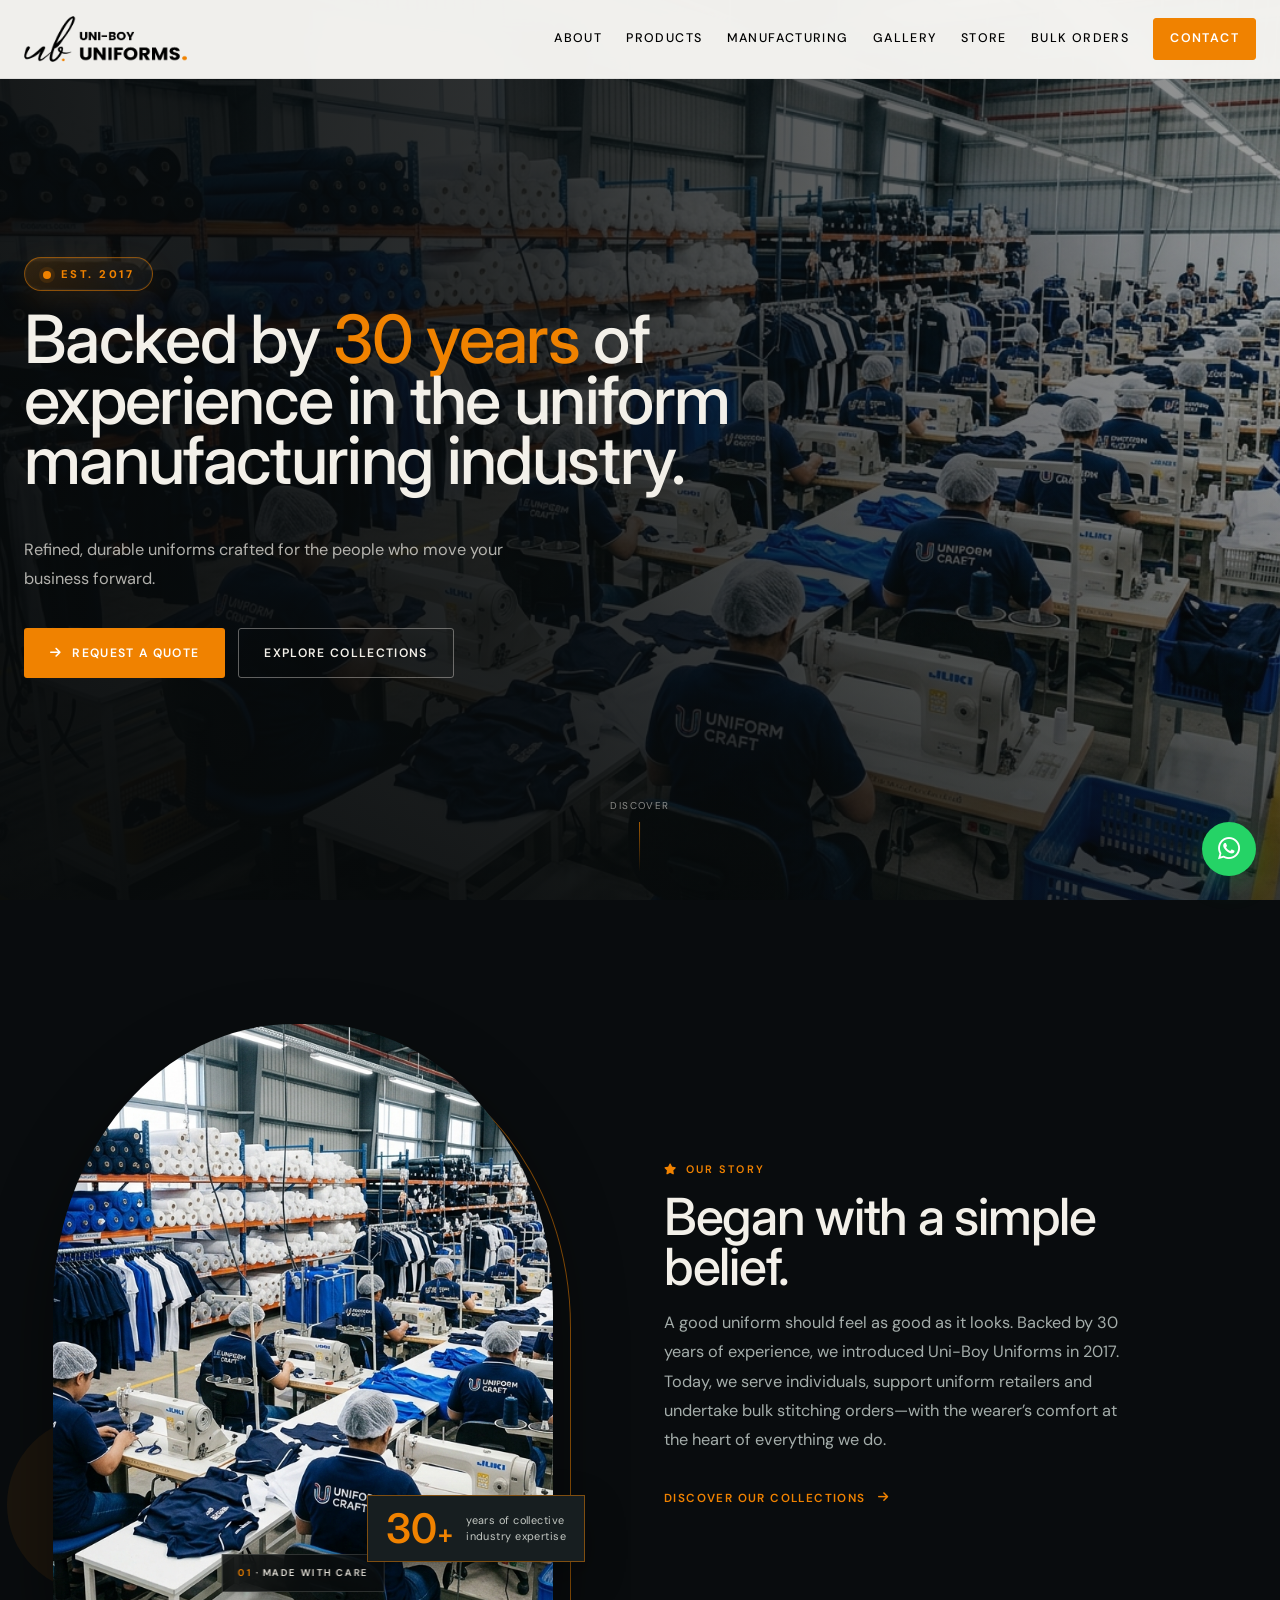
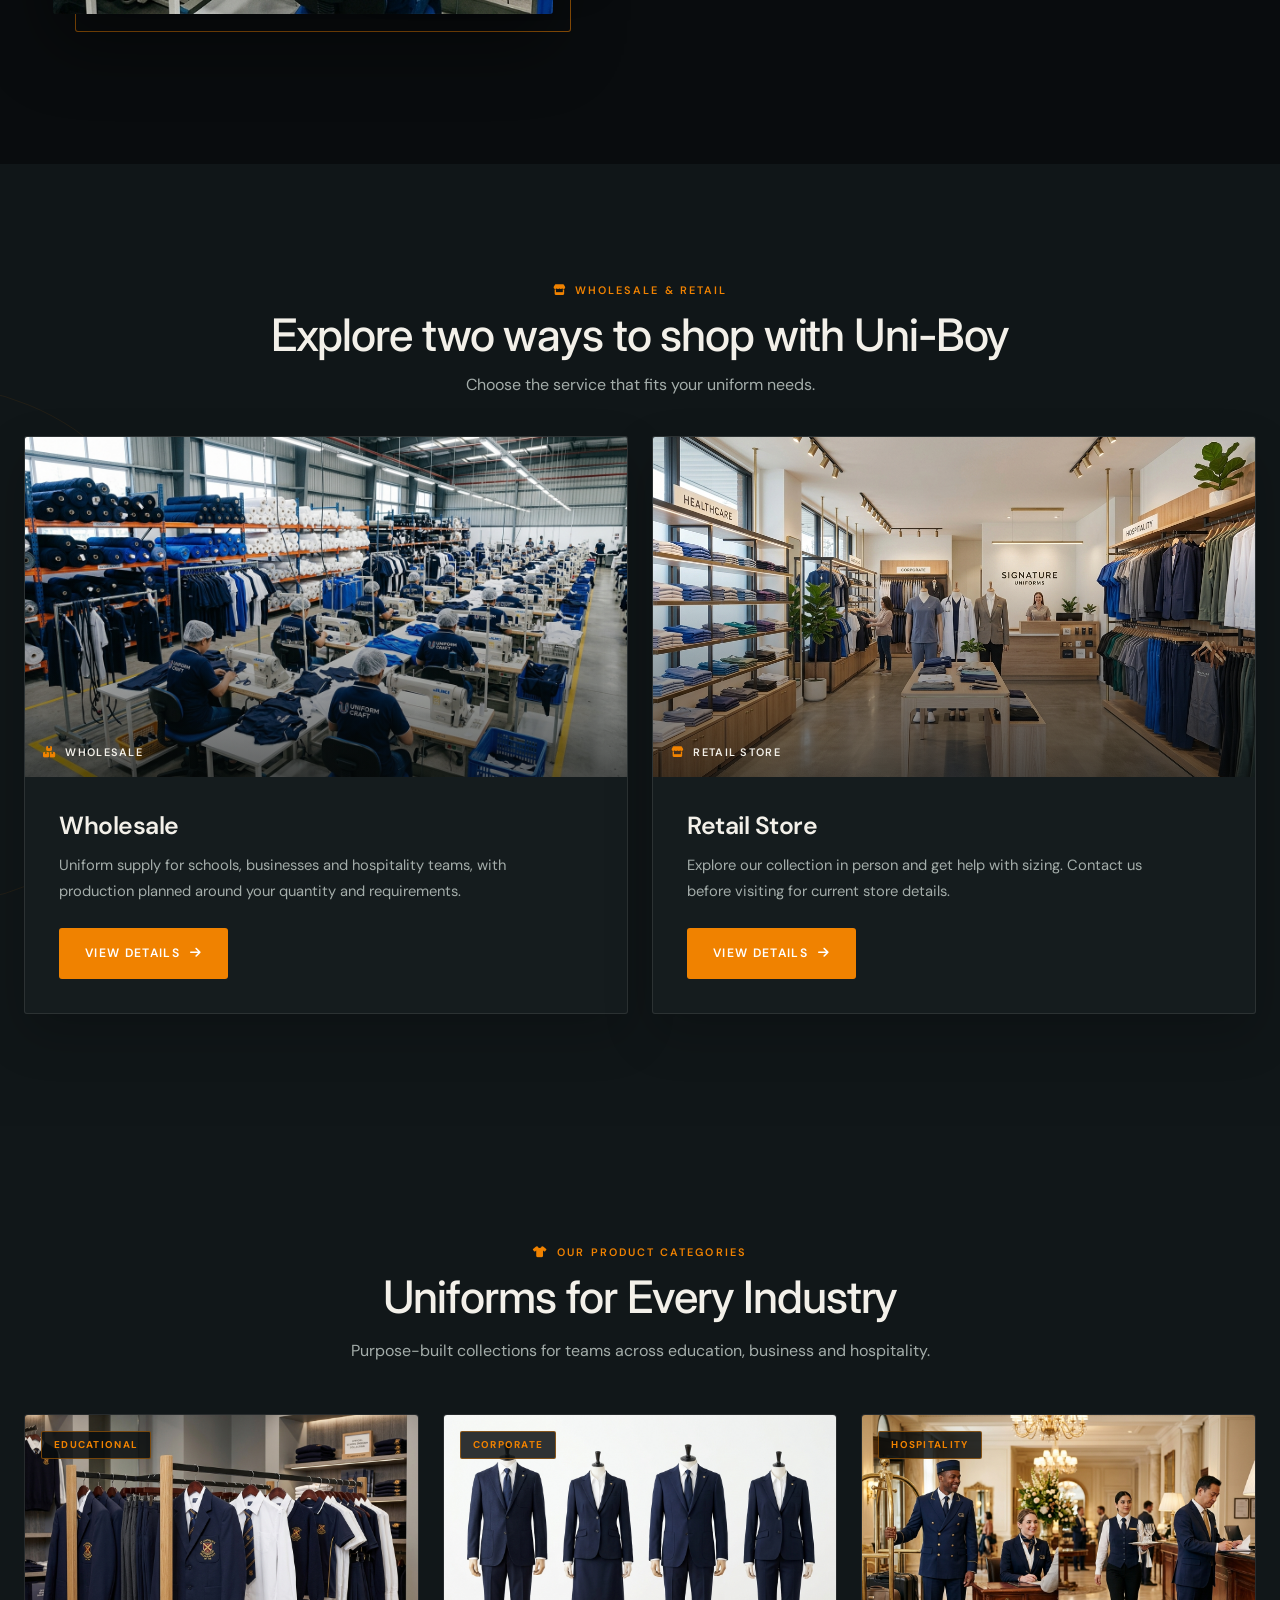
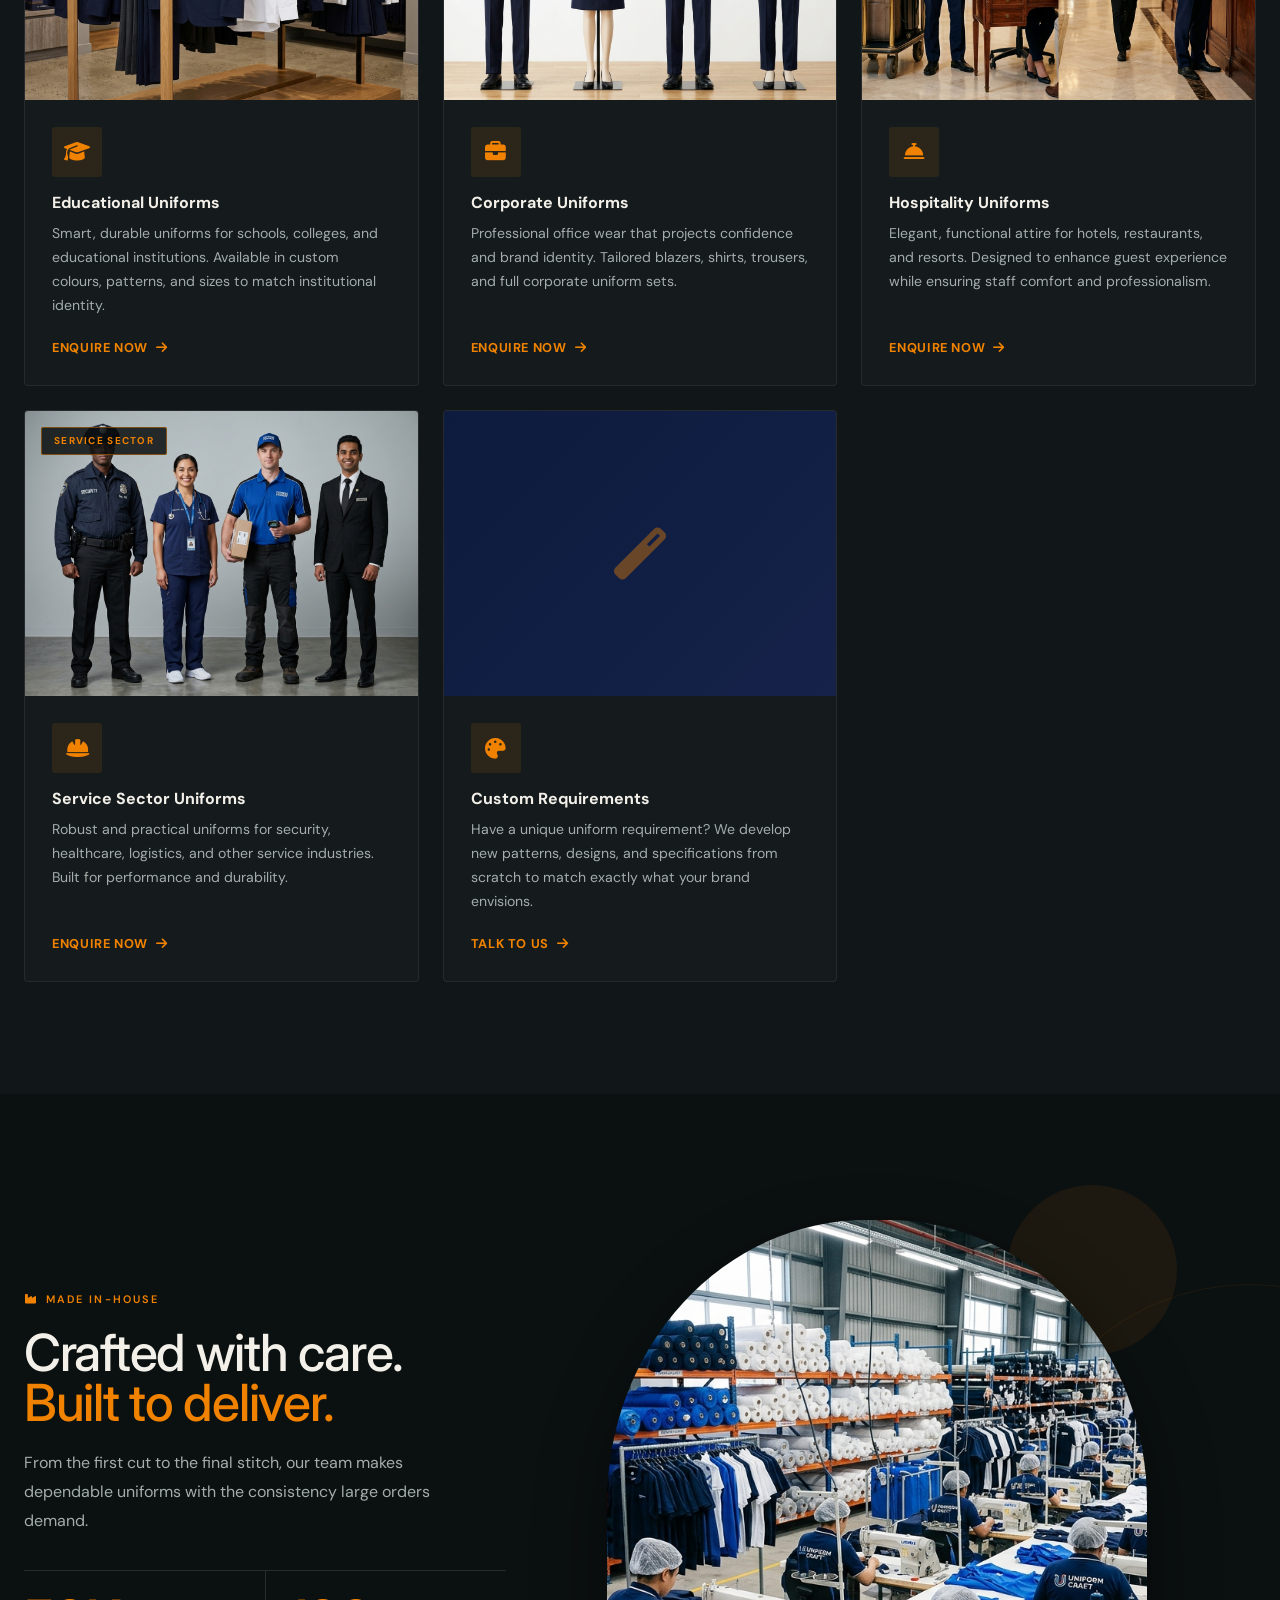
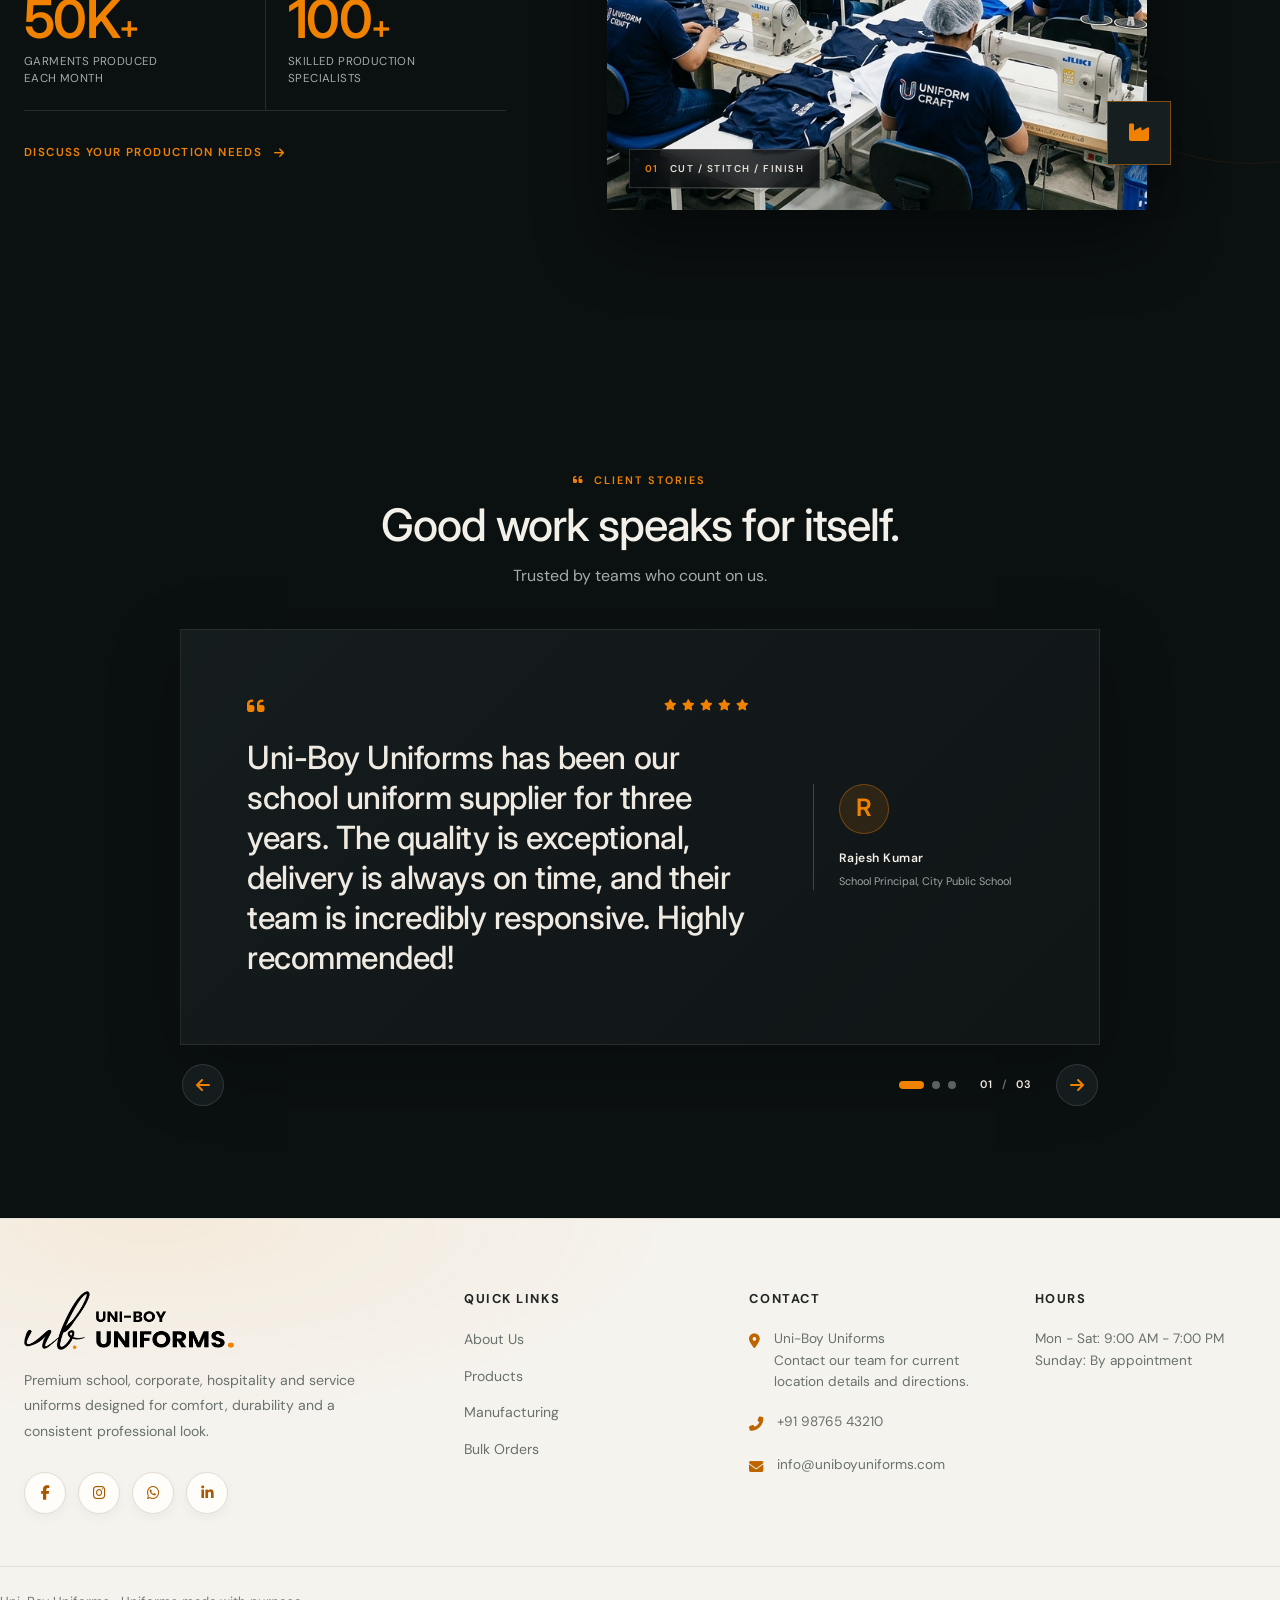
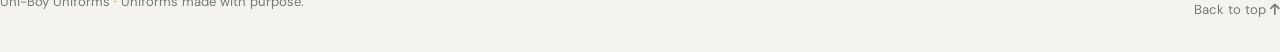
<file: index.html>
﻿<!DOCTYPE html>
<html lang="en">

<head>
    <meta charset="UTF-8" />
    <meta name="viewport" content="width=device-width, initial-scale=1.0" />
    <title>Uni-Boy Uniforms | Premium Uniform Manufacturer Since 2017</title>
    <meta name="description"
        content="Premium uniforms for education, hospitality and business. Thoughtfully designed and made to perform by Uni-Boy Uniforms." />
    <link rel="preconnect" href="https://fonts.googleapis.com" />
    <link rel="preconnect" href="https://fonts.gstatic.com" crossorigin />
    <link
        href="https://fonts.googleapis.com/css2?family=Inter:wght@400;500;600;700;800&family=DM+Sans:wght@400;500;600;700&display=swap"
        rel="stylesheet" />
    <link rel="stylesheet" href="https://cdnjs.cloudflare.com/ajax/libs/font-awesome/6.5.0/css/all.min.css" />
    <link rel="stylesheet" href="https://cdn.jsdelivr.net/npm/bootstrap@5.3.3/dist/css/bootstrap.min.css" />
    <link rel="stylesheet" href="style.css" />
</head>

<body>
    <a href="https://wa.me/919876543210?text=Hello%20Uni-Boy%20Uniforms!" class="whatsapp-float" target="_blank"
        rel="noopener" aria-label="Chat on WhatsApp">
        <i class="fab fa-whatsapp"></i><span class="whatsapp-float-label">Chat with us!</span></a>
    <div class="mobile-nav" id="mobileNav">
        <a href="#hero" class="nav-link" onclick="closeMobileNav()">Home</a>
        <a href="about.html" class="nav-link" onclick="closeMobileNav()">About Us</a>
        <a href="products.html" class="nav-link" onclick="closeMobileNav()">Products</a>
        <a href="manufacturing.html" class="nav-link" onclick="closeMobileNav()">Manufacturing</a>
        <a href="gallery.html" class="nav-link" onclick="closeMobileNav()">Gallery</a>
        <a href="#retail" class="nav-link" onclick="closeMobileNav()">Retail Store</a>
        <a href="bulk-orders.html" class="nav-link" onclick="closeMobileNav()">Bulk Orders</a>
        <a href="contact.html" class="nav-link nav-contact" onclick="closeMobileNav()">Contact</a>
    </div>
    <nav id="navbar" role="navigation" aria-label="Main navigation">
        <div class="nav-container"><a href="#hero" class="nav-logo" aria-label="Uni-Boy Uniforms Home"><img
                    src="logo.png" alt="Uni-Boy Uniforms Logo" /></a>
            <ul class="nav-menu">
                <li><a href="about.html" class="nav-link">About</a></li>
                <li><a href="products.html" class="nav-link">Products</a></li>
                <li><a href="manufacturing.html" class="nav-link">Manufacturing</a></li>
                <li><a href="gallery.html" class="nav-link">Gallery</a></li>
                <li><a href="#retail" class="nav-link">Store</a></li>
                <li><a href="bulk-orders.html" class="nav-link">Bulk Orders</a></li>
                <li><a href="contact.html" class="nav-link nav-contact">Contact</a></li>
            </ul>
            <div class="hamburger" id="hamburger" onclick="toggleMobileNav()" aria-label="Toggle menu" role="button"
                tabindex="0"><span></span><span></span><span></span></div>
        </div>
    </nav>
    <section id="hero" aria-label="Hero section">
        <div class="hero-video-bg">
            <div class="hero-fallback-bg"></div>
        </div>
        <div class="hero-overlay"></div>
        <div class="hero-content">
            <div class="hero-copy">
                <div class="hero-kicker">Est. 2017</div>
                <h1 class="hero-title">
                    Backed by <span class="accent">30 years</span> of experience in the uniform manufacturing industry.
                </h1>
            </div>
            <p class="hero-desc">Refined, durable uniforms crafted for the people who move your business forward.</p>
            <div class="hero-actions">
                <a href="bulk-orders.html" class="btn btn--primary"><i class="fas fa-arrow-right"></i> Request a Quote</a>
                <a href="products.html" class="btn btn--outline">Explore Collections</a>
            </div>
        </div>
        <div class="hero-scroll-cue"><span>Discover</span>
            <div class="scroll-line"></div>
        </div>
    </section>
    <section id="about" class="section" aria-labelledby="about-title">
        <div class="container">
            <div class="about-grid row g-5">
                <div class="about-image-stack reveal col-12 col-lg-6">
                    <div class="about-image-frame">
                        <div class="about-img-main"><img src="images/factory_hero.jpg"
                                alt="Skilled workers producing uniforms at the Uni-Boy manufacturing facility"
                                loading="lazy" />
                            <div class="about-image-caption"><span>01</span> &middot; MADE WITH CARE</div>
                        </div>
                        <div class="about-image-note"><strong>30<span>+</span></strong><span>years of
                                collective<br />industry expertise</span></div>
                    </div>
                </div>
                <div class="about-content reveal reveal-delay-2 col-12 col-lg-6">
                    <div class="badge"><i class="fas fa-star"></i> Our Story</div>
                    <h2 class="section-title" id="about-title">Began with a simple belief.</h2>
                    <p class="section-subtitle">
                        A good uniform should feel as good as it looks. Backed by 30 years of experience, we introduced Uni-Boy Uniforms in 2017. Today, we serve individuals, support uniform retailers and undertake bulk stitching orders—with the wearer’s comfort at the heart of everything we do.
                    </p><a href="products.html" class="about-link">Discover our collections <i class="fas fa-arrow-right"
                            aria-hidden="true"></i></a>
                </div>
            </div>
        </div>
    </section>

     <section id="retail" class="section section--gray" aria-labelledby="retail-title">
            <div class="container">
                <div class="section-header section-header--center reveal">
                    <div class="badge" style="justify-content:center;"><i class="fas fa-store" aria-hidden="true"></i>
                        Wholesale &amp; Retail</div>
                    <h2 class="section-title" id="retail-title">Explore two ways to shop with Uni-Boy</h2>
                    <p class="section-subtitle">Choose the service that fits your uniform needs.</p>
                </div>
                <div class="retail-options">
                    <article class="retail-option reveal">
                        <div class="retail-option-image">
                            <img src="images/factory_hero.jpg" alt="Uniform production at the Uni-Boy manufacturing facility"
                                loading="lazy" />
                            <span class="retail-option-label"><i class="fas fa-boxes" aria-hidden="true"></i> Wholesale</span>
                        </div>
                        <div class="retail-option-content">
                            <h3>Wholesale</h3>
                            <p>Uniform supply for schools, businesses and hospitality teams, with production planned around
                                your quantity and requirements.</p>
                            <a href="bulk-orders.html" class="btn btn--dark">View Details <i class="fas fa-arrow-right"
                                    aria-hidden="true"></i></a>
                        </div>
                    </article>
                    <article class="retail-option reveal reveal-delay-2">
                        <div class="retail-option-image">
                            <img src="images/retail_store.jpg" alt="Interior of the Uni-Boy Uniforms retail store"
                                loading="lazy" />
                            <span class="retail-option-label"><i class="fas fa-store" aria-hidden="true"></i> Retail Store</span>
                        </div>
                        <div class="retail-option-content">
                            <h3>Retail Store</h3>
                            <p>Explore our collection in person and get help with sizing. Contact us before visiting for
                                current store details.</p>
                            <a href="https://wa.me/919876543210?text=Hello%20Uni-Boy%20Uniforms!%20I%27d%20like%20details%20about%20your%20retail%20store."
                                class="btn btn--dark" target="_blank" rel="noopener">View Details <i
                                    class="fas fa-arrow-right" aria-hidden="true"></i></a>
                        </div>
                    </article>
                </div>
            </div>
        </div>
    </section>
    <section id="products" class="section section--gray" aria-labelledby="products-title">
        <div class="container">
            <div class="section-header section-header--center reveal">
                <div class="badge" style="justify-content:center;"><i class="fas fa-tshirt"></i> Our Product Categories
                </div>
                <h2 class="section-title" id="products-title">Uniforms for Every Industry</h2>
                <p class="section-subtitle">Purpose-built collections for teams across education, business and
                    hospitality.</p>
            </div>
            <div class="products-grid">
                <div class="product-card reveal">
                    <div class="product-card-image"><img src="images/school_uniforms.jpg" alt="School uniforms"
                            loading="lazy" />
                        <div class="product-card-tag">Educational</div>
                    </div>
                    <div class="product-card-body">
                        <div class="product-card-icon"><i class="fas fa-graduation-cap"></i></div>
                        <h3 class="product-card-title">Educational Uniforms</h3>
                        <p class="product-card-desc">Smart, durable uniforms for schools, colleges, and educational
                            institutions. Available in custom colours, patterns, and sizes to match institutional
                            identity.</p><a href="bulk-orders.html" class="product-card-link">Enquire Now <i
                                class="fas fa-arrow-right"></i></a>
                    </div>
                </div>
                <div class="product-card reveal reveal-delay-1">
                    <div class="product-card-image"><img src="images/corporate_uniforms.jpg" alt="Corporate uniforms"
                            loading="lazy" />
                        <div class="product-card-tag">Corporate</div>
                    </div>
                    <div class="product-card-body">
                        <div class="product-card-icon"><i class="fas fa-briefcase"></i></div>
                        <h3 class="product-card-title">Corporate Uniforms</h3>
                        <p class="product-card-desc">Professional office wear that projects confidence and brand
                            identity. Tailored blazers, shirts, trousers, and full corporate uniform sets.</p><a
                            href="bulk-orders.html" class="product-card-link">Enquire Now <i class="fas fa-arrow-right"></i></a>
                    </div>
                </div>
                <div class="product-card reveal reveal-delay-2">
                    <div class="product-card-image"><img src="images/hospitality_uniforms.jpg"
                            alt="Hospitality uniforms" loading="lazy" />
                        <div class="product-card-tag">Hospitality</div>
                    </div>
                    <div class="product-card-body">
                        <div class="product-card-icon"><i class="fas fa-concierge-bell"></i></div>
                        <h3 class="product-card-title">Hospitality Uniforms</h3>
                        <p class="product-card-desc">Elegant, functional attire for hotels, restaurants, and resorts.
                            Designed to enhance guest experience while ensuring staff comfort and professionalism.</p><a
                            href="bulk-orders.html" class="product-card-link">Enquire Now <i class="fas fa-arrow-right"></i></a>
                    </div>
                </div>
                <div class="product-card reveal reveal-delay-3">
                    <div class="product-card-image"><img src="images/service_uniforms.jpg" alt="Service uniforms"
                            loading="lazy" />
                        <div class="product-card-tag">Service Sector</div>
                    </div>
                    <div class="product-card-body">
                        <div class="product-card-icon"><i class="fas fa-hard-hat"></i></div>
                        <h3 class="product-card-title">Service Sector Uniforms</h3>
                        <p class="product-card-desc">Robust and practical uniforms for security, healthcare, logistics,
                            and other service industries. Built for performance and durability.</p><a href="bulk-orders.html"
                            class="product-card-link">Enquire Now <i class="fas fa-arrow-right"></i></a>
                    </div>
                </div>
                <div class="product-card reveal reveal-delay-4">
                    <div class="product-card-image product-card-image--custom"
                        style="background:linear-gradient(135deg,#0d1b3e,#162249);"><i class="fas fa-magic"
                            style="font-size:4rem;color:rgba(240,130,0,0.4);"></i></div>
                    <div class="product-card-body">
                        <div class="product-card-icon"><i class="fas fa-palette"></i></div>
                        <h3 class="product-card-title">Custom Requirements</h3>
                        <p class="product-card-desc">Have a unique uniform requirement? We develop new patterns,
                            designs, and specifications from scratch to match exactly what your brand envisions.</p><a
                            href="contact.html" class="product-card-link">Talk to Us <i class="fas fa-arrow-right"></i></a>
                    </div>
                </div>
            </div>
        </div>
    </section>
    <section id="manufacturing" class="section section--dark" aria-labelledby="mfg-title">
        <div class="container">
            <div class="manufacturing-grid row g-5">
                <div class="manufacturing-content reveal col-12 col-lg-6">
                    <div class="badge"><i class="fas fa-industry" aria-hidden="true"></i> Made in-house</div>
                    <h2 class="section-title" id="mfg-title">Crafted with care.<br /><span>Built to deliver.</span></h2>
                    <p class="section-subtitle">From the first cut to the final stitch, our team makes dependable
                        uniforms with the consistency large orders demand.</p>
                    <div class="mfg-stats-grid">
                        <div class="mfg-stat-card">
                            <div class="mfg-stat-num">50K<span>+</span></div>
                            <div class="mfg-stat-label">garments produced each month</div>
                        </div>
                        <div class="mfg-stat-card">
                            <div class="mfg-stat-num">100<span>+</span></div>
                            <div class="mfg-stat-label">skilled production specialists</div>
                        </div>
                    </div><a href="bulk-orders.html" class="mfg-link">Discuss your production needs <i class="fas fa-arrow-right"
                            aria-hidden="true"></i></a>
                </div>
                <div class="manufacturing-image reveal reveal-delay-2 col-12 col-lg-6">
                    <div class="mfg-image-frame"><img src="images/factory_hero.jpg"
                            alt="Uniforms being carefully assembled on the Uni-Boy production floor" loading="lazy" />
                        <div class="mfg-image-caption"><span>01</span><span>Cut / Stitch / Finish</span></div>
                        <div class="mfg-image-mark" aria-hidden="true"><i class="fas fa-industry"></i></div>
                    </div>
                </div>
            </div>
        </div>
    </section>
    <!-- <section id="gallery" class="section" aria-labelledby="gallery-title">
        <div class="container">
            <div class="section-header gallery-heading reveal">
                <div>
                    <div class="badge"><i class="fas fa-images" aria-hidden="true"></i> Selected work</div>
                    <h2 class="section-title" id="gallery-title">Made to be seen.</h2>
                </div>
                <p class="section-subtitle">A closer look at the people, places and details behind every collection.</p>
            </div>
            <div class="gallery-toolbar reveal">
                <div class="gallery-tabs" role="group" aria-label="Filter gallery by category"><button
                        class="gallery-tab active" type="button" onclick="filterGallery('all', this)" id="tab-all"
                        aria-pressed="true">All work</button><button class="gallery-tab" type="button"
                        onclick="filterGallery('educational', this)" id="tab-edu"
                        aria-pressed="false">Education</button><button class="gallery-tab" type="button"
                        onclick="filterGallery('corporate', this)" id="tab-corp"
                        aria-pressed="false">Corporate</button><button class="gallery-tab" type="button"
                        onclick="filterGallery('hospitality', this)" id="tab-hosp"
                        aria-pressed="false">Hospitality</button><button class="gallery-tab" type="button"
                        onclick="filterGallery('service', this)" id="tab-serv" aria-pressed="false">Service</button>
                </div><span class="gallery-count"><span>01</span> / 06 &nbsp; SELECTED PROJECTS</span>
            </div>
            <div class="gallery-grid reveal reveal-delay-1">
                <article class="gallery-item" data-category="educational"><img src="images/school_uniforms.jpg"
                        alt="School uniform collection" loading="lazy" />
                    <div class="gallery-overlay"><span class="gallery-item-category">Education</span>
                        <h3 class="gallery-overlay-text">Uniforms for every school day</h3><span
                            class="gallery-item-index">01</span>
                    </div>
                </article>
                <article class="gallery-item" data-category="corporate"><img src="images/corporate_uniforms.jpg"
                        alt="Corporate uniform collection" loading="lazy" />
                    <div class="gallery-overlay"><span class="gallery-item-category">Corporate</span>
                        <h3 class="gallery-overlay-text">A sharper first impression</h3><span
                            class="gallery-item-index">02</span>
                    </div>
                </article>
                <article class="gallery-item" data-category="hospitality"><img src="images/hospitality_uniforms.jpg"
                        alt="Hospitality uniform collection" loading="lazy" />
                    <div class="gallery-overlay"><span class="gallery-item-category">Hospitality</span>
                        <h3 class="gallery-overlay-text">Made for the art of service</h3><span
                            class="gallery-item-index">03</span>
                    </div>
                </article>
                <article class="gallery-item" data-category="service"><img src="images/service_uniforms.jpg"
                        alt="Service sector uniforms" loading="lazy" />
                    <div class="gallery-overlay"><span class="gallery-item-category">Service</span>
                        <h3 class="gallery-overlay-text">Ready for the workday</h3><span
                            class="gallery-item-index">04</span>
                    </div>
                </article>
                <article class="gallery-item" data-category="educational"><img src="images/factory_hero.jpg"
                        alt="Uniform production at the manufacturing facility" loading="lazy" />
                    <div class="gallery-overlay"><span class="gallery-item-category">Our process</span>
                        <h3 class="gallery-overlay-text">Made with care, in-house</h3><span
                            class="gallery-item-index">05</span>
                    </div>
                </article>
                <article class="gallery-item" data-category="corporate"><img src="images/retail_store.jpg"
                        alt="Uniform collection displayed in the retail store" loading="lazy" />
                    <div class="gallery-overlay"><span class="gallery-item-category">In store</span>
                        <h3 class="gallery-overlay-text">See the collection up close</h3><span
                            class="gallery-item-index">06</span>
                    </div>
                </article>
            </div>
        </div>
    </section> -->
   
    <!-- <section id="bulk" class="section bulk-intro-section" aria-labelledby="bulk-title">
        <div class="container">
            <div class="bulk-intro-panel reveal">
                <div class="bulk-intro-copy">
                    <div class="badge"><i class="fas fa-boxes" aria-hidden="true"></i> Bulk Orders</div>
                    <h2 class="section-title" id="bulk-title">Uniforms at scale.<br /><span>Made simple.</span></h2>
                    <p class="section-subtitle">Planning uniforms for a school, business or hospitality team? Tell us
                        what you need and our team will help shape the right order.</p>
                    <a href="bulk-orders.html" class="btn btn--primary">Request a bulk quote <i
                            class="fas fa-arrow-right" aria-hidden="true"></i></a>
                </div>
                <div class="bulk-intro-visual" aria-hidden="true">
                    <img src="images/factory_hero.jpg" alt="" loading="lazy" />
                    <div class="bulk-intro-note"><i class="fas fa-check" aria-hidden="true"></i><span>From your
                            requirements<br />to production planning</span></div>
                    <span class="bulk-intro-index">UNIBOY / BULK SUPPLY</span>
                </div>
            </div>
        </div>
    </section> -->

    <section id="trust" class="section" aria-labelledby="trust-title">
        <div class="container">
            <div class="section-header section-header--center reveal">
                <div class="badge"><i class="fas fa-quote-left" aria-hidden="true"></i> Client stories</div>
                <h2 class="section-title" id="trust-title">Good work speaks for itself.</h2>
                <p class="section-subtitle">Trusted by teams who count on us.</p>
            </div>
            <div class="testimonial-carousel reveal" data-testimonial-carousel role="region"
                aria-roledescription="carousel" aria-label="Client testimonials" tabindex="0">
                <div class="testimonial-viewport" data-testimonial-viewport>
                    <div class="testimonial-track" data-testimonial-track>
                        <article class="testimonial-card" role="group" aria-roledescription="slide" aria-label="1 of 3">
                            <div class="testimonial-card-copy">
                                <div class="testimonial-card-topline"><i
                                        class="fas fa-quote-left testimonial-quote-mark" aria-hidden="true"></i>
                                    <div class="testimonial-stars" aria-label="5 out of 5 stars"><i class="fas fa-star"
                                            aria-hidden="true"></i><i class="fas fa-star" aria-hidden="true"></i><i
                                            class="fas fa-star" aria-hidden="true"></i><i class="fas fa-star"
                                            aria-hidden="true"></i><i class="fas fa-star" aria-hidden="true"></i></div>
                                </div>
                                <blockquote class="testimonial-text">Uni-Boy Uniforms has been our school uniform
                                    supplier for three years. The quality is exceptional, delivery is always on time,
                                    and their team is incredibly responsive. Highly recommended!</blockquote>
                            </div>
                            <footer class="testimonial-author">
                                <div class="testimonial-avatar" aria-hidden="true">R</div>
                                <div>
                                    <div class="testimonial-name">Rajesh Kumar</div>
                                    <div class="testimonial-role">School Principal, City Public School</div>
                                </div>
                            </footer>
                        </article>
                        <article class="testimonial-card" role="group" aria-roledescription="slide" aria-label="2 of 3">
                            <div class="testimonial-card-copy">
                                <div class="testimonial-card-topline"><i
                                        class="fas fa-quote-left testimonial-quote-mark" aria-hidden="true"></i>
                                    <div class="testimonial-stars" aria-label="5 out of 5 stars"><i class="fas fa-star"
                                            aria-hidden="true"></i><i class="fas fa-star" aria-hidden="true"></i><i
                                            class="fas fa-star" aria-hidden="true"></i><i class="fas fa-star"
                                            aria-hidden="true"></i><i class="fas fa-star" aria-hidden="true"></i></div>
                                </div>
                                <blockquote class="testimonial-text">We placed a bulk order of 2,000 corporate uniforms
                                    for our staff. The fit, fabric quality, and finishing were outstanding. Uni-Boy is
                                    our go-to partner for all uniform needs.</blockquote>
                            </div>
                            <footer class="testimonial-author">
                                <div class="testimonial-avatar" aria-hidden="true">P</div>
                                <div>
                                    <div class="testimonial-name">Priya Menon</div>
                                    <div class="testimonial-role">HR Manager, Global Corp Ltd</div>
                                </div>
                            </footer>
                        </article>
                        <article class="testimonial-card" role="group" aria-roledescription="slide" aria-label="3 of 3">
                            <div class="testimonial-card-copy">
                                <div class="testimonial-card-topline"><i
                                        class="fas fa-quote-left testimonial-quote-mark" aria-hidden="true"></i>
                                    <div class="testimonial-stars" aria-label="5 out of 5 stars"><i class="fas fa-star"
                                            aria-hidden="true"></i><i class="fas fa-star" aria-hidden="true"></i><i
                                            class="fas fa-star" aria-hidden="true"></i><i class="fas fa-star"
                                            aria-hidden="true"></i><i class="fas fa-star" aria-hidden="true"></i></div>
                                </div>
                                <blockquote class="testimonial-text">The hospitality uniforms we ordered for our hotel
                                    staff were absolutely perfect. Professional look, comfortable fabric, and the custom
                                    embroidery was spot-on. Will order again!</blockquote>
                            </div>
                            <footer class="testimonial-author">
                                <div class="testimonial-avatar" aria-hidden="true">A</div>
                                <div>
                                    <div class="testimonial-name">Arjun Patel</div>
                                    <div class="testimonial-role">Operations Head, Grand Residency Hotel</div>
                                </div>
                            </footer>
                        </article>
                    </div>
                </div>
                <div class="testimonial-controls" data-testimonial-controls hidden><button class="testimonial-arrow"
                        type="button" data-testimonial-prev aria-label="Previous testimonial"><i
                            class="fas fa-arrow-left" aria-hidden="true"></i></button>
                    <div class="testimonial-pagination" aria-label="Choose a testimonial"><button
                            class="testimonial-dot" type="button" data-testimonial-slide="0"
                            aria-label="Show testimonial 1"></button><button class="testimonial-dot" type="button"
                            data-testimonial-slide="1" aria-label="Show testimonial 2"></button><button
                            class="testimonial-dot" type="button" data-testimonial-slide="2"
                            aria-label="Show testimonial 3"></button></div>
                    <div class="testimonial-position" data-testimonial-position aria-live="polite">01 <span>/</span> 03
                    </div><button class="testimonial-arrow" type="button" data-testimonial-next
                        aria-label="Next testimonial"><i class="fas fa-arrow-right" aria-hidden="true"></i></button>
                </div>
            </div>
        </div>
    </section>
    <footer id="footer">
        <div class="container footer-grid">
            <div class="footer-col">
                <a class="footer-brand" href="#hero" aria-label="Uni-Boy Uniforms home">
                    <img class="footer-logo" src="logo.png" alt="Uni-Boy Uniforms" />
                </a>
                <p class="footer-about">Premium school, corporate, hospitality and service uniforms designed for comfort,
                    durability and a consistent professional look.</p>
                <div class="contact-social">
                    <a href="https://www.facebook.com" class="footer-social-btn" target="_blank" rel="noopener"
                        aria-label="Facebook"><i class="fab fa-facebook-f"></i></a>
                    <a href="https://www.instagram.com" class="footer-social-btn" target="_blank" rel="noopener"
                        aria-label="Instagram"><i class="fab fa-instagram"></i></a>
                    <a href="https://wa.me/919876543210" class="footer-social-btn" target="_blank" rel="noopener"
                        aria-label="WhatsApp"><i class="fab fa-whatsapp"></i></a>
                    <a href="https://www.linkedin.com" class="footer-social-btn" target="_blank" rel="noopener"
                        aria-label="LinkedIn"><i class="fab fa-linkedin-in"></i></a>
                </div>
            </div>
            <div class="footer-col">
                <h3 class="footer-col-title">Quick Links</h3>
                <div class="footer-links">
                    <a href="about.html" class="footer-link">About Us</a>
                    <a href="products.html" class="footer-link">Products</a>
                    <a href="manufacturing.html" class="footer-link">Manufacturing</a>
                    <a href="bulk-orders.html" class="footer-link">Bulk Orders</a>
                </div>
            </div>
            <div class="footer-col">
                <h3 class="footer-col-title">Contact</h3>
                <div class="footer-contact-item">
                    <div class="footer-contact-icon"><i class="fas fa-location-dot"></i></div>
                    <div class="footer-contact-text">Uni-Boy Uniforms<br />Contact our team for current location details and directions.</div>
                </div>
                <div class="footer-contact-item">
                    <div class="footer-contact-icon"><i class="fas fa-phone-alt"></i></div>
                    <div class="footer-contact-text"><a href="tel:+919876543210">+91 98765 43210</a></div>
                </div>
                <div class="footer-contact-item">
                    <div class="footer-contact-icon"><i class="fas fa-envelope"></i></div>
                    <div class="footer-contact-text"><a href="mailto:info@uniboyuniforms.com">info@uniboyuniforms.com</a></div>
                </div>
            </div>
            <div class="footer-col">
                <h3 class="footer-col-title">Hours</h3>
                <div class="footer-contact-text">Mon - Sat: 9:00 AM - 7:00 PM<br />Sunday: By appointment</div>
            </div>
        </div>
        <div class="container footer-bottom">
            <p class="footer-copyright">Uni-Boy Uniforms <span>&middot;</span> Uniforms made with purpose.</p><a
                class="footer-bottom-link" href="#hero">Back to top <i class="fas fa-arrow-up"></i></a>
        </div>
    </footer>
    <script src="script.js"></script>
</body>

</html>
</file>
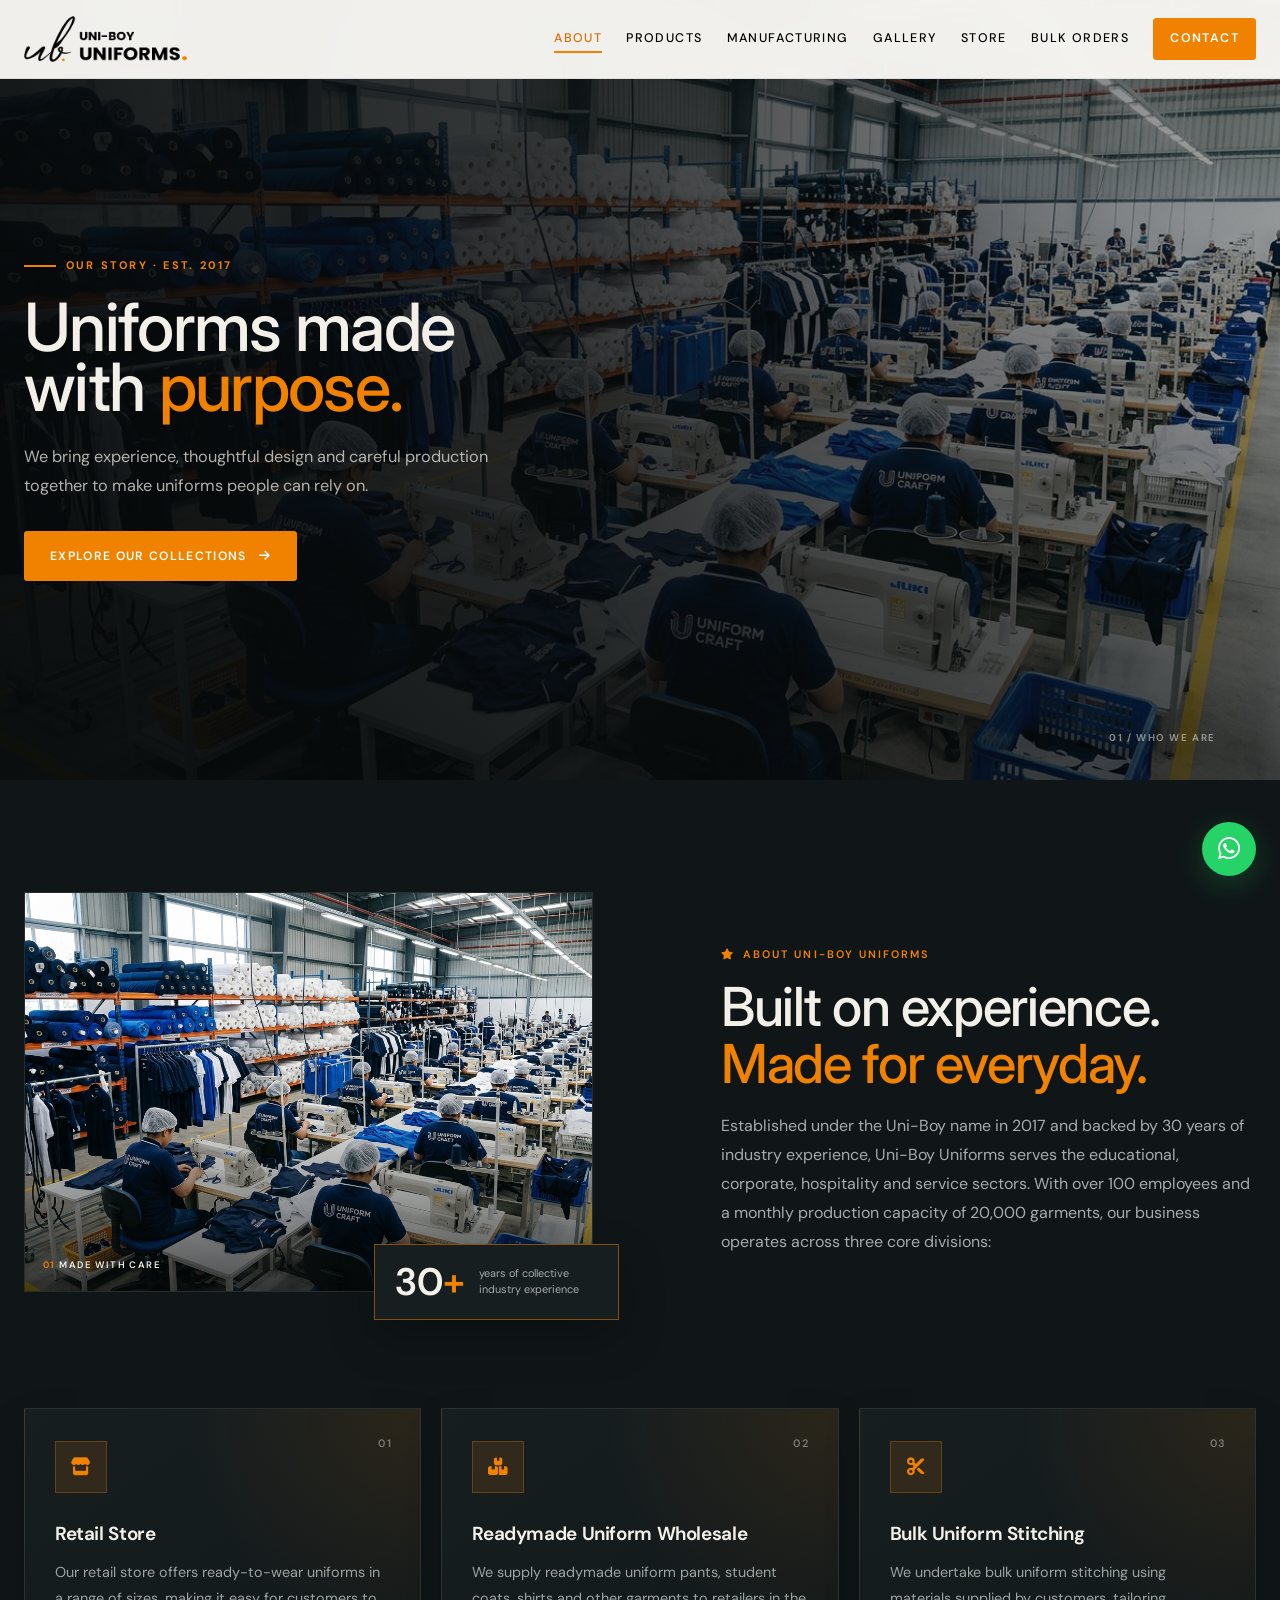
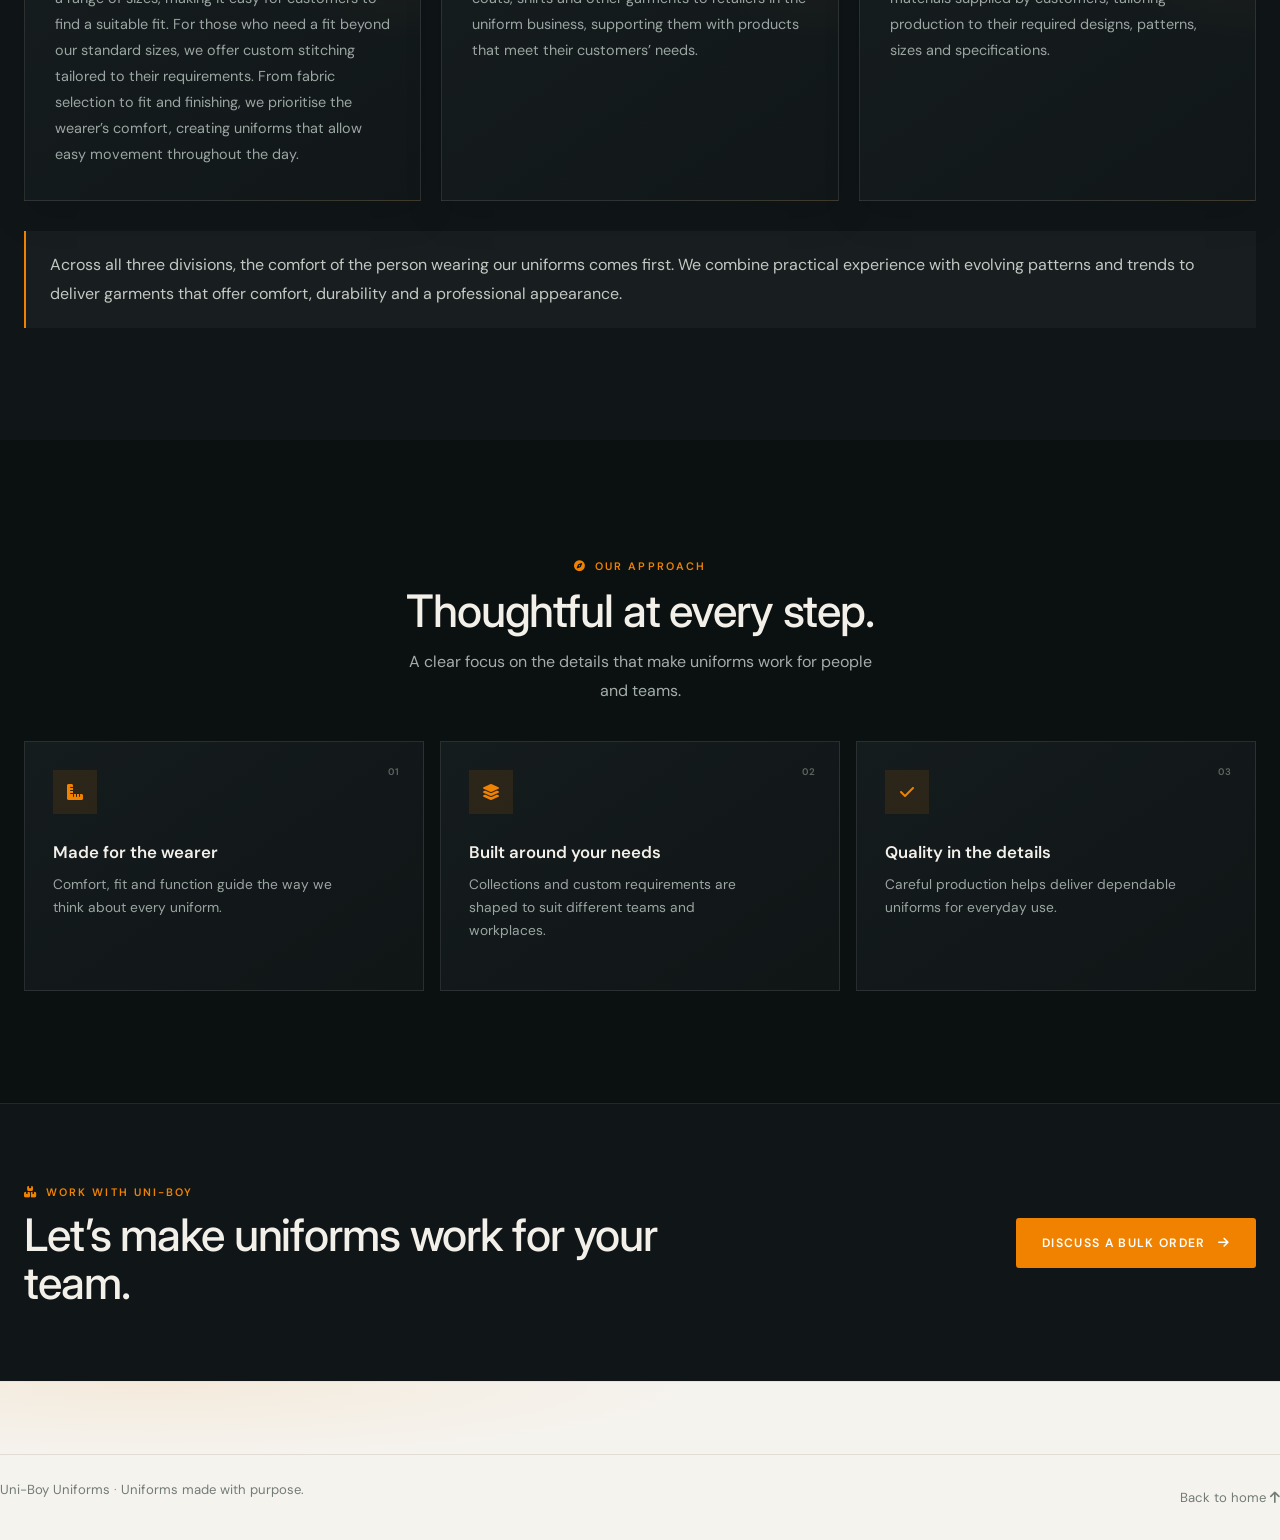
<file: about.html>
<!DOCTYPE html>
<html lang="en">

<head>
    <meta charset="UTF-8" />
    <meta name="viewport" content="width=device-width, initial-scale=1.0" />
    <title>About Uni-Boy Uniforms | Uniforms Made with Purpose</title>
    <meta name="description"
        content="Learn about Uni-Boy Uniforms: thoughtful uniform design, dependable manufacturing and over 30 years of collective industry experience." />
    <link rel="preconnect" href="https://fonts.googleapis.com" />
    <link rel="preconnect" href="https://fonts.gstatic.com" crossorigin />
    <link
        href="https://fonts.googleapis.com/css2?family=Inter:wght@400;500;600;700;800&family=DM+Sans:wght@400;500;600;700&display=swap"
        rel="stylesheet" />
    <link rel="stylesheet" href="https://cdnjs.cloudflare.com/ajax/libs/font-awesome/6.5.0/css/all.min.css" />
    <link rel="stylesheet" href="https://cdn.jsdelivr.net/npm/bootstrap@5.3.3/dist/css/bootstrap.min.css" />
    <link rel="stylesheet" href="style.css" />
</head>

<body class="about-page">
    <a href="https://wa.me/919876543210?text=Hello%20Uni-Boy%20Uniforms!" class="whatsapp-float" target="_blank"
        rel="noopener" aria-label="Chat on WhatsApp">
        <i class="fab fa-whatsapp"></i><span class="whatsapp-float-label">Chat with us!</span>
    </a>
    <div class="mobile-nav" id="mobileNav">
        <a href="index.html#hero" class="nav-link" onclick="closeMobileNav()">Home</a>
        <a href="about.html" class="nav-link active" onclick="closeMobileNav()">About Us</a>
        <a href="products.html" class="nav-link" onclick="closeMobileNav()">Products</a>
        <a href="manufacturing.html" class="nav-link" onclick="closeMobileNav()">Manufacturing</a>
        <a href="gallery.html" class="nav-link" onclick="closeMobileNav()">Gallery</a>
        <a href="index.html#retail" class="nav-link" onclick="closeMobileNav()">Retail Store</a>
        <a href="bulk-orders.html" class="nav-link" onclick="closeMobileNav()">Bulk Orders</a>
        <a href="contact.html" class="nav-link nav-contact" onclick="closeMobileNav()">Contact</a>
    </div>
    <nav id="navbar" role="navigation" aria-label="Main navigation">
        <div class="nav-container">
            <a href="index.html#hero" class="nav-logo" aria-label="Uni-Boy Uniforms Home">
                <img src="logo.png" alt="Uni-Boy Uniforms Logo" />
            </a>
            <ul class="nav-menu">
                <li><a href="about.html" class="nav-link active" aria-current="page">About</a></li>
                <li><a href="products.html" class="nav-link">Products</a></li>
                <li><a href="manufacturing.html" class="nav-link">Manufacturing</a></li>
                <li><a href="gallery.html" class="nav-link">Gallery</a></li>
                <li><a href="index.html#retail" class="nav-link">Store</a></li>
                <li><a href="bulk-orders.html" class="nav-link">Bulk Orders</a></li>
                <li><a href="contact.html" class="nav-link nav-contact">Contact</a></li>
            </ul>
            <div class="hamburger" id="hamburger" onclick="toggleMobileNav()" aria-label="Toggle menu" role="button"
                tabindex="0"><span></span><span></span><span></span></div>
        </div>
    </nav>

    <main>
        <section class="about-hero" aria-labelledby="about-page-title">
            <div class="about-hero-image" aria-hidden="true"></div>
            <div class="about-hero-overlay" aria-hidden="true"></div>
            <div class="container about-hero-content">
                <div class="hero-eyebrow"><span class="hero-eyebrow-line"></span>Our story &middot; Est. 2017</div>
                <h1 class="hero-title" id="about-page-title">Uniforms made<br />with <span class="accent">purpose.</span></h1>
                <p class="hero-desc">We bring experience, thoughtful design and careful production together to make
                    uniforms people can rely on.</p>
                <a href="products.html" class="btn btn--primary">Explore our collections <i
                        class="fas fa-arrow-right" aria-hidden="true"></i></a>
            </div>
            <div class="about-hero-index" aria-hidden="true">01 / WHO WE ARE</div>
        </section>

        <section class="section about-story-section" aria-labelledby="about-story-title">
            <div class="container">
                <div class="about-story-grid">
                    <div class="about-story-visual reveal">
                        <div class="about-story-frame">
                            <img src="images/factory_hero.jpg"
                                alt="Uniform production at the Uni-Boy manufacturing facility" loading="lazy" />
                            <span class="about-story-caption"><span>01</span> MADE WITH CARE</span>
                        </div>
                        <div class="about-experience-mark"><strong>30<span>+</span></strong><span>years of collective
                                industry experience</span></div>
                    </div>
                    <div class="about-story-copy reveal reveal-delay-2">
                        <div class="badge"><i class="fas fa-star" aria-hidden="true"></i> About Uni-Boy Uniforms</div>
                        <h2 class="section-title" id="about-story-title">Built on experience.<br /><span>Made for everyday.</span></h2>
                        <p class="section-subtitle">
                        Established under the Uni-Boy name in 2017 and backed by 30 years of industry experience, Uni-Boy Uniforms serves the educational, corporate, hospitality and service sectors. With over 100 employees and a monthly production capacity of 20,000 garments, our business operates across three core divisions:
                        </p>
                    </div>
                </div>
                <div class="about-divisions" aria-label="Our three business divisions">
                    <article class="about-division reveal">
                        <span class="about-division-number">01</span>
                        <div class="about-division-icon"><i class="fas fa-store" aria-hidden="true"></i></div>
                        <h3>Retail Store</h3>
                        <p>Our retail store offers ready-to-wear uniforms in a range of sizes, making it easy for customers to find a suitable fit. For those who need a fit beyond our standard sizes, we offer custom stitching tailored to their requirements. From fabric selection to fit and finishing, we prioritise the wearer’s comfort, creating uniforms that allow easy movement throughout the day.</p>
                    </article>
                    <article class="about-division reveal reveal-delay-1">
                        <span class="about-division-number">02</span>
                        <div class="about-division-icon"><i class="fas fa-boxes-stacked" aria-hidden="true"></i></div>
                        <h3>Readymade Uniform Wholesale</h3>
                        <p>We supply readymade uniform pants, student coats, shirts and other garments to retailers in the uniform business, supporting them with products that meet their customers’ needs.</p>
                    </article>
                    <article class="about-division reveal reveal-delay-2">
                        <span class="about-division-number">03</span>
                        <div class="about-division-icon"><i class="fas fa-scissors" aria-hidden="true"></i></div>
                        <h3>Bulk Uniform Stitching</h3>
                        <p>We undertake bulk uniform stitching using materials supplied by customers, tailoring production to their required designs, patterns, sizes and specifications.</p>
                    </article>
                </div>
                <p class="about-divisions-note">Across all three divisions, the comfort of the person wearing our uniforms comes first. We combine practical experience with evolving patterns and trends to deliver garments that offer comfort, durability and a professional appearance.</p>
            </div>
        </section>

        <section class="section about-approach-section" aria-labelledby="about-approach-title">
            <div class="container">
                <div class="section-header section-header--center reveal">
                    <div class="badge" style="justify-content:center;"><i class="fas fa-compass"
                            aria-hidden="true"></i> Our Approach</div>
                    <h2 class="section-title" id="about-approach-title">Thoughtful at every step.</h2>
                    <p class="section-subtitle">A clear focus on the details that make uniforms work for people and teams.</p>
                </div>
                <div class="about-principles">
                    <article class="about-principle reveal">
                        <span class="about-principle-number">01</span>
                        <div class="about-principle-icon"><i class="fas fa-ruler-combined" aria-hidden="true"></i></div>
                        <h3>Made for the wearer</h3>
                        <p>Comfort, fit and function guide the way we think about every uniform.</p>
                    </article>
                    <article class="about-principle reveal reveal-delay-1">
                        <span class="about-principle-number">02</span>
                        <div class="about-principle-icon"><i class="fas fa-layer-group" aria-hidden="true"></i></div>
                        <h3>Built around your needs</h3>
                        <p>Collections and custom requirements are shaped to suit different teams and workplaces.</p>
                    </article>
                    <article class="about-principle reveal reveal-delay-2">
                        <span class="about-principle-number">03</span>
                        <div class="about-principle-icon"><i class="fas fa-check" aria-hidden="true"></i></div>
                        <h3>Quality in the details</h3>
                        <p>Careful production helps deliver dependable uniforms for everyday use.</p>
                    </article>
                </div>
            </div>
        </section>

        <section class="about-cta-section" aria-labelledby="about-cta-title">
            <div class="container about-cta-inner reveal">
                <div>
                    <div class="badge"><i class="fas fa-boxes" aria-hidden="true"></i> Work with Uni-Boy</div>
                    <h2 class="section-title" id="about-cta-title">Let’s make uniforms work for your team.</h2>
                </div>
                <a href="bulk-orders.html#quote" class="btn btn--primary">Discuss a bulk order <i
                        class="fas fa-arrow-right" aria-hidden="true"></i></a>
            </div>
        </section>
    </main>

    <footer id="footer">
        <div class="container footer-bottom">
            <p class="footer-copyright">Uni-Boy Uniforms <span>&middot;</span> Uniforms made with purpose.</p>
            <a class="footer-bottom-link" href="index.html#hero">Back to home <i class="fas fa-arrow-up"
                    aria-hidden="true"></i></a>
        </div>
    </footer>
    <script src="script.js"></script>
</body>

</html>
</file>
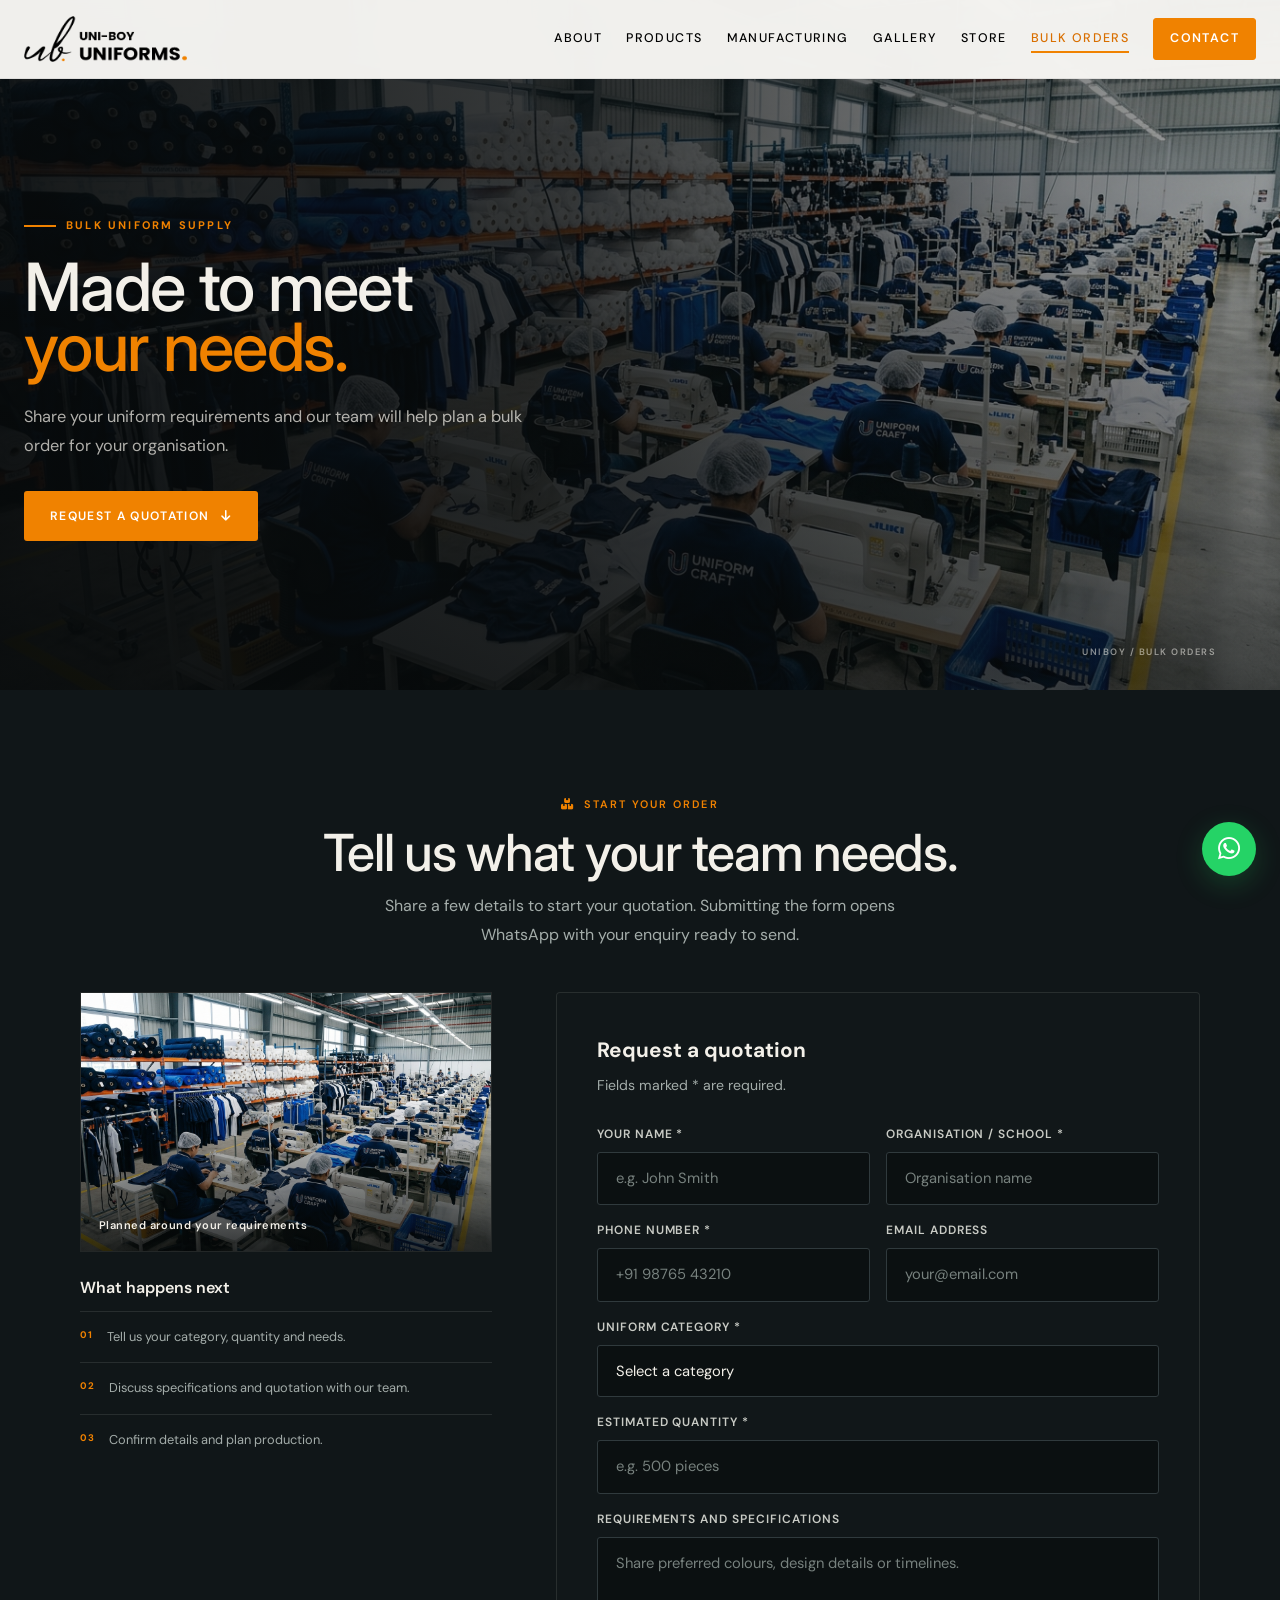
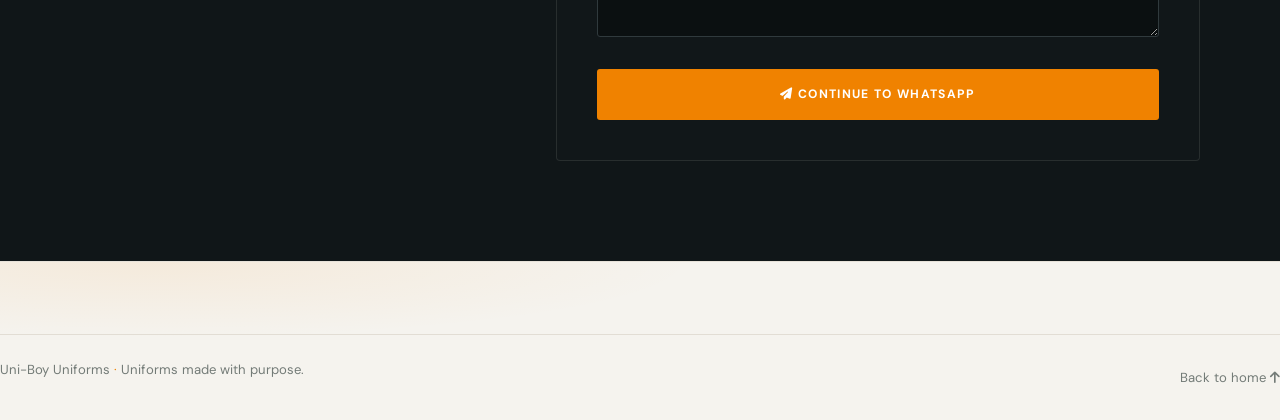
<file: bulk-orders.html>
<!DOCTYPE html>
<html lang="en">

<head>
    <meta charset="UTF-8" />
    <meta name="viewport" content="width=device-width, initial-scale=1.0" />
    <title>Bulk Uniform Orders | Uni-Boy Uniforms</title>
    <meta name="description"
        content="Request a bulk uniform quotation from Uni-Boy Uniforms for schools, businesses and hospitality teams." />
    <link rel="preconnect" href="https://fonts.googleapis.com" />
    <link rel="preconnect" href="https://fonts.gstatic.com" crossorigin />
    <link
        href="https://fonts.googleapis.com/css2?family=Inter:wght@400;500;600;700;800&family=DM+Sans:wght@400;500;600;700&display=swap"
        rel="stylesheet" />
    <link rel="stylesheet" href="https://cdnjs.cloudflare.com/ajax/libs/font-awesome/6.5.0/css/all.min.css" />
    <link rel="stylesheet" href="https://cdn.jsdelivr.net/npm/bootstrap@5.3.3/dist/css/bootstrap.min.css" />
    <link rel="stylesheet" href="style.css" />
</head>

<body class="bulk-page">
    <a href="https://wa.me/919876543210?text=Hello%20Uni-Boy%20Uniforms!" class="whatsapp-float" target="_blank"
        rel="noopener" aria-label="Chat on WhatsApp">
        <i class="fab fa-whatsapp"></i><span class="whatsapp-float-label">Chat with us!</span>
    </a>
    <div class="mobile-nav" id="mobileNav">
        <a href="index.html#hero" class="nav-link" onclick="closeMobileNav()">Home</a>
        <a href="about.html" class="nav-link" onclick="closeMobileNav()">About Us</a>
        <a href="products.html" class="nav-link" onclick="closeMobileNav()">Products</a>
        <a href="manufacturing.html" class="nav-link" onclick="closeMobileNav()">Manufacturing</a>
        <a href="gallery.html" class="nav-link" onclick="closeMobileNav()">Gallery</a>
        <a href="index.html#retail" class="nav-link" onclick="closeMobileNav()">Retail Store</a>
        <a href="bulk-orders.html" class="nav-link active" aria-current="page" onclick="closeMobileNav()">Bulk Orders</a>
        <a href="contact.html" class="nav-link nav-contact" onclick="closeMobileNav()">Contact</a>
    </div>
    <nav id="navbar" role="navigation" aria-label="Main navigation">
        <div class="nav-container">
            <a href="index.html#hero" class="nav-logo" aria-label="Uni-Boy Uniforms Home">
                <img src="logo.png" alt="Uni-Boy Uniforms Logo" />
            </a>
            <ul class="nav-menu">
                <li><a href="about.html" class="nav-link">About</a></li>
                <li><a href="products.html" class="nav-link">Products</a></li>
                <li><a href="manufacturing.html" class="nav-link">Manufacturing</a></li>
                <li><a href="gallery.html" class="nav-link">Gallery</a></li>
                <li><a href="index.html#retail" class="nav-link">Store</a></li>
                <li><a href="bulk-orders.html" class="nav-link active" aria-current="page">Bulk Orders</a></li>
                <li><a href="contact.html" class="nav-link nav-contact">Contact</a></li>
            </ul>
            <div class="hamburger" id="hamburger" onclick="toggleMobileNav()" aria-label="Toggle menu" role="button"
                tabindex="0"><span></span><span></span><span></span></div>
        </div>
    </nav>

    <main>
        <section class="bulk-page-hero" aria-labelledby="bulk-page-title">
            <div class="bulk-page-hero-image" aria-hidden="true"></div>
            <div class="bulk-page-hero-overlay" aria-hidden="true"></div>
            <div class="container bulk-page-hero-content">
                <div class="hero-eyebrow"><span class="hero-eyebrow-line"></span>Bulk uniform supply</div>
                <h1 class="hero-title" id="bulk-page-title">Made to meet<br /><span class="accent">your needs.</span></h1>
                <p class="hero-desc">Share your uniform requirements and our team will help plan a bulk order for your
                    organisation.</p>
                <a href="#quote" class="btn btn--primary">Request a quotation <i class="fas fa-arrow-down"
                        aria-hidden="true"></i></a>
            </div>
            <div class="bulk-page-hero-index" aria-hidden="true">UNIBOY / BULK ORDERS</div>
        </section>

        <section id="quote" class="bulk-quote-section" aria-labelledby="quote-title">
            <div class="container">
                <div class="bulk-quote-heading reveal">
                    <div class="badge"><i class="fas fa-boxes" aria-hidden="true"></i> Start your order</div>
                    <h2 class="section-title" id="quote-title">Tell us what your team needs.</h2>
                    <p class="section-subtitle">Share a few details to start your quotation. Submitting the form opens
                        WhatsApp with your enquiry ready to send.</p>
                </div>
                <div class="bulk-quote-layout">
                    <aside class="bulk-quote-aside reveal">
                        <div class="bulk-quote-image">
                            <img src="images/factory_hero.jpg" alt="Uniforms being made at Uni-Boy" loading="lazy" />
                            <span>Planned around your requirements</span>
                        </div>
                        <div class="bulk-process">
                            <h3>What happens next</h3>
                            <div class="bulk-process-step"><span>01</span><p>Tell us your category, quantity and needs.</p></div>
                            <div class="bulk-process-step"><span>02</span><p>Discuss specifications and quotation with our team.</p></div>
                            <div class="bulk-process-step"><span>03</span><p>Confirm details and plan production.</p></div>
                        </div>
                    </aside>
                    <div class="quotation-form bulk-page-form reveal reveal-delay-2">
                        <div class="form-title">Request a quotation</div>
                        <div class="form-subtitle">Fields marked * are required.</div>
                        <form id="quotationForm" onsubmit="handleQuotationSubmit(event)" novalidate>
                            <div class="form-row">
                                <div class="form-group"><label class="form-label" for="q-name">Your Name *</label><input
                                        class="form-input" type="text" id="q-name" name="name"
                                        placeholder="e.g. John Smith" required /></div>
                                <div class="form-group"><label class="form-label" for="q-org">Organisation / School
                                        *</label><input class="form-input" type="text" id="q-org" name="organisation"
                                        placeholder="Organisation name" required /></div>
                            </div>
                            <div class="form-row">
                                <div class="form-group"><label class="form-label" for="q-phone">Phone Number
                                        *</label><input class="form-input" type="tel" id="q-phone" name="phone"
                                        placeholder="+91 98765 43210" required /></div>
                                <div class="form-group"><label class="form-label" for="q-email">Email Address</label><input
                                        class="form-input" type="email" id="q-email" name="email"
                                        placeholder="your@email.com" /></div>
                            </div>
                            <div class="form-group"><label class="form-label" for="q-category">Uniform Category
                                    *</label><select class="form-select" id="q-category" name="category" required>
                                    <option value="" disabled selected>Select a category</option>
                                    <option value="educational">Educational Uniforms</option>
                                    <option value="corporate">Corporate Uniforms</option>
                                    <option value="hospitality">Hospitality Uniforms</option>
                                    <option value="service">Service Sector Uniforms</option>
                                    <option value="custom">Custom Requirement</option>
                                </select></div>
                            <div class="form-group"><label class="form-label" for="q-qty">Estimated Quantity
                                    *</label><input class="form-input" type="number" id="q-qty" name="quantity"
                                    placeholder="e.g. 500 pieces" min="1" required /></div>
                            <div class="form-group"><label class="form-label" for="q-requirements">Requirements and
                                    Specifications</label><textarea class="form-textarea" id="q-requirements"
                                    name="requirements"
                                    placeholder="Share preferred colours, design details or timelines."></textarea>
                            </div>
                            <button type="submit" class="form-submit" id="quotation-submit"><i
                                    class="fas fa-paper-plane" aria-hidden="true"></i> Continue to WhatsApp</button>
                        </form>
                    </div>
                </div>
            </div>
        </section>
    </main>

    <footer id="footer">
        <div class="container footer-bottom">
            <p class="footer-copyright">Uni-Boy Uniforms <span>&middot;</span> Uniforms made with purpose.</p>
            <a class="footer-bottom-link" href="index.html#hero">Back to home <i class="fas fa-arrow-up"
                    aria-hidden="true"></i></a>
        </div>
    </footer>
    <script src="script.js"></script>
</body>

</html>
</file>
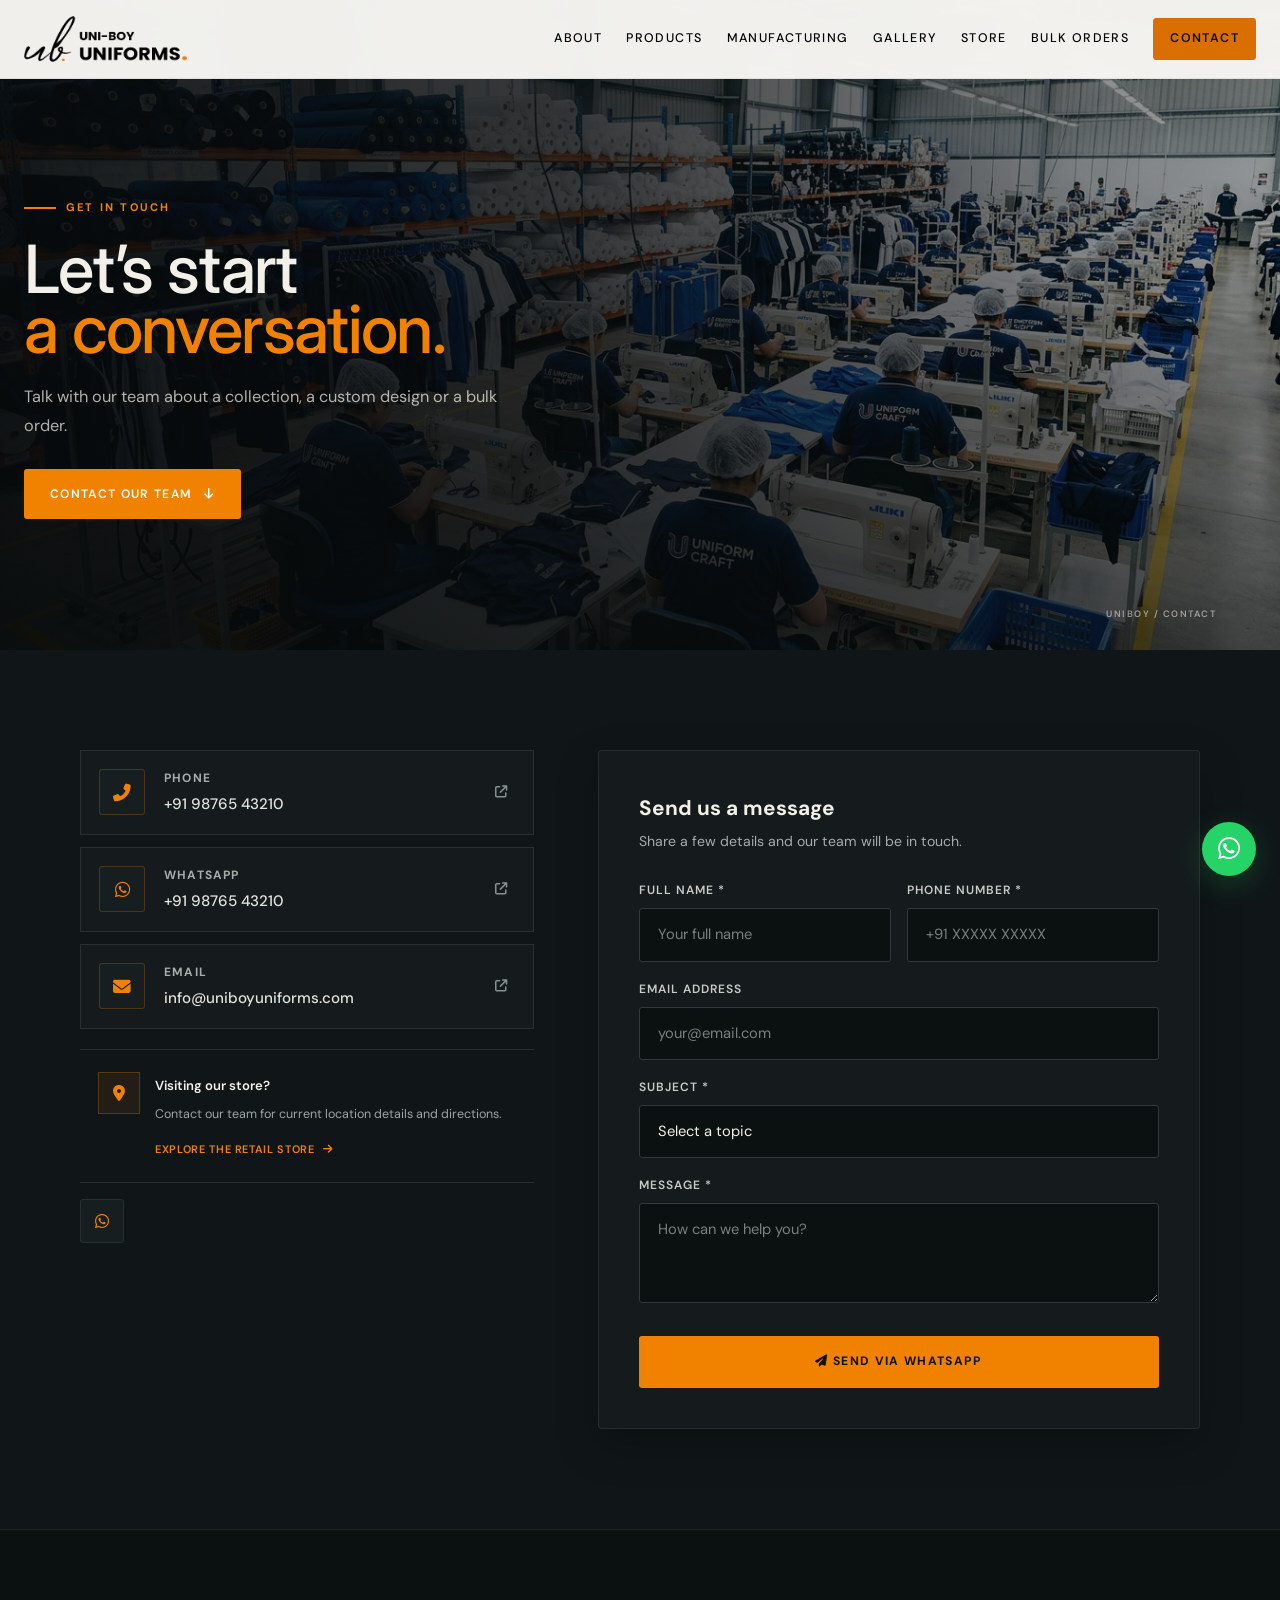
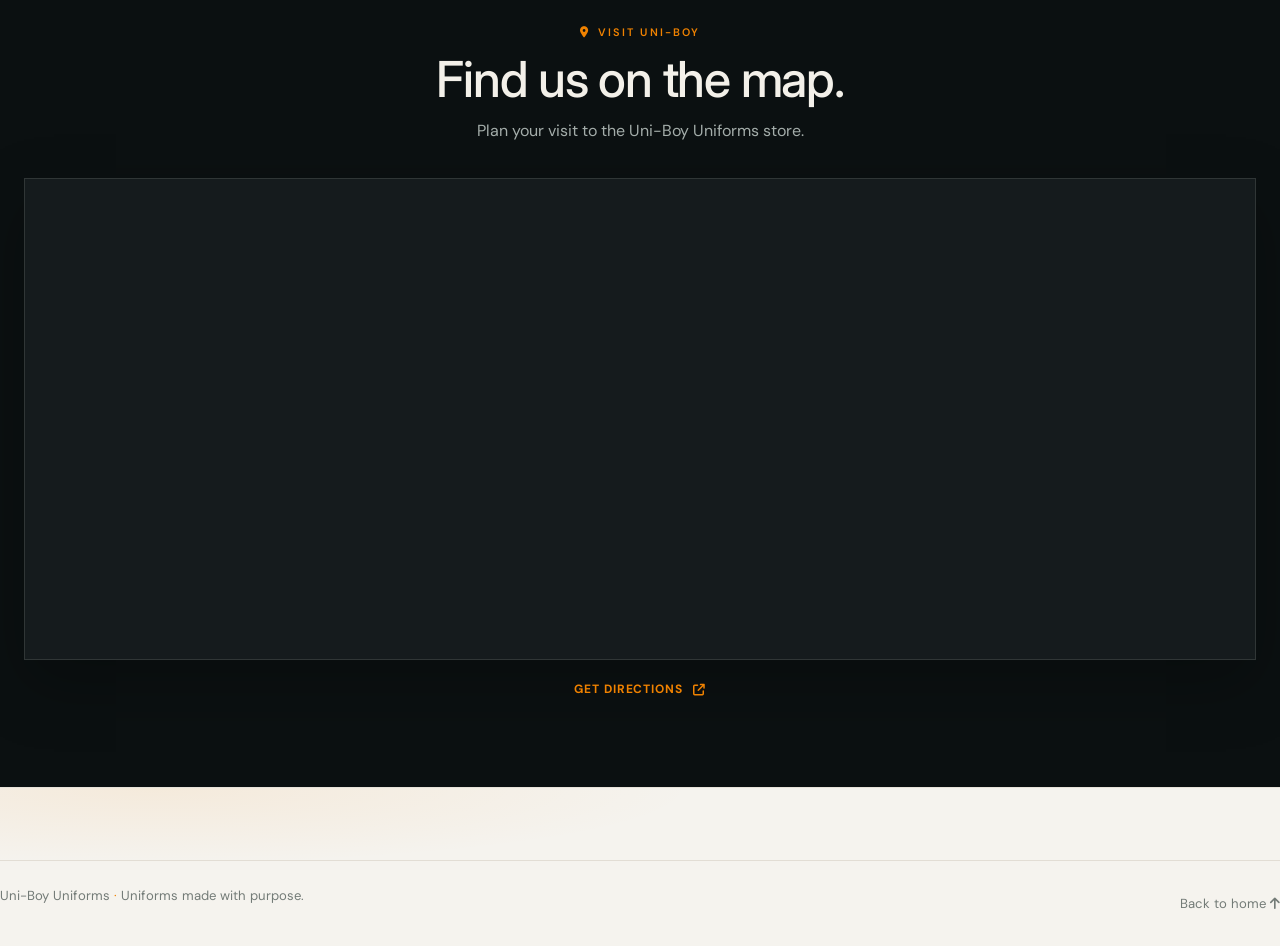
<file: contact.html>
<!DOCTYPE html>
<html lang="en">

<head>
    <meta charset="UTF-8" />
    <meta name="viewport" content="width=device-width, initial-scale=1.0" />
    <title>Contact Uni-Boy Uniforms | Get in Touch</title>
    <meta name="description"
        content="Contact Uni-Boy Uniforms about uniform collections, custom designs, bulk orders and store visits." />
    <link rel="preconnect" href="https://fonts.googleapis.com" />
    <link rel="preconnect" href="https://fonts.gstatic.com" crossorigin />
    <link
        href="https://fonts.googleapis.com/css2?family=Inter:wght@400;500;600;700;800&family=DM+Sans:wght@400;500;600;700&display=swap"
        rel="stylesheet" />
    <link rel="stylesheet" href="https://cdnjs.cloudflare.com/ajax/libs/font-awesome/6.5.0/css/all.min.css" />
    <link rel="stylesheet" href="https://cdn.jsdelivr.net/npm/bootstrap@5.3.3/dist/css/bootstrap.min.css" />
    <link rel="stylesheet" href="style.css" />
</head>

<body class="contact-page">
    <a href="https://wa.me/919876543210?text=Hello%20Uni-Boy%20Uniforms!" class="whatsapp-float" target="_blank"
        rel="noopener" aria-label="Chat on WhatsApp">
        <i class="fab fa-whatsapp"></i><span class="whatsapp-float-label">Chat with us!</span>
    </a>
    <div class="mobile-nav" id="mobileNav">
        <a href="index.html#hero" class="nav-link" onclick="closeMobileNav()">Home</a>
        <a href="about.html" class="nav-link" onclick="closeMobileNav()">About Us</a>
        <a href="products.html" class="nav-link" onclick="closeMobileNav()">Products</a>
        <a href="manufacturing.html" class="nav-link" onclick="closeMobileNav()">Manufacturing</a>
        <a href="gallery.html" class="nav-link" onclick="closeMobileNav()">Gallery</a>
        <a href="index.html#retail" class="nav-link" onclick="closeMobileNav()">Retail Store</a>
        <a href="bulk-orders.html" class="nav-link" onclick="closeMobileNav()">Bulk Orders</a>
        <a href="contact.html" class="nav-link nav-contact active" aria-current="page"
            onclick="closeMobileNav()">Contact</a>
    </div>
    <nav id="navbar" role="navigation" aria-label="Main navigation">
        <div class="nav-container">
            <a href="index.html#hero" class="nav-logo" aria-label="Uni-Boy Uniforms Home">
                <img src="logo.png" alt="Uni-Boy Uniforms Logo" />
            </a>
            <ul class="nav-menu">
                <li><a href="about.html" class="nav-link">About</a></li>
                <li><a href="products.html" class="nav-link">Products</a></li>
                <li><a href="manufacturing.html" class="nav-link">Manufacturing</a></li>
                <li><a href="gallery.html" class="nav-link">Gallery</a></li>
                <li><a href="index.html#retail" class="nav-link">Store</a></li>
                <li><a href="bulk-orders.html" class="nav-link">Bulk Orders</a></li>
                <li><a href="contact.html" class="nav-link nav-contact active" aria-current="page">Contact</a></li>
            </ul>
            <div class="hamburger" id="hamburger" onclick="toggleMobileNav()" aria-label="Toggle menu" role="button"
                tabindex="0"><span></span><span></span><span></span></div>
        </div>
    </nav>

    <main>
        <section class="contact-page-hero" aria-labelledby="contact-page-title">
            <div class="contact-page-hero-image" aria-hidden="true"></div>
            <div class="contact-page-hero-overlay" aria-hidden="true"></div>
            <div class="container contact-page-hero-content">
                <div class="hero-eyebrow"><span class="hero-eyebrow-line"></span>Get in touch</div>
                <h1 class="hero-title" id="contact-page-title">Let’s start<br /><span class="accent">a conversation.</span></h1>
                <p class="hero-desc">Talk with our team about a collection, a custom design or a bulk order.</p>
                <a href="#contact-details" class="btn btn--primary">Contact our team <i class="fas fa-arrow-down"
                        aria-hidden="true"></i></a>
            </div>
            <div class="contact-page-hero-index" aria-hidden="true">UNIBOY / CONTACT</div>
        </section>

        <section id="contact-details" class="contact-page-section" aria-labelledby="contact-details-title">
            <div class="container">
                
                <!-- <div class="contact-page-heading reveal">
                    <div class="badge"><i class="fas fa-envelope" aria-hidden="true"></i> Contact Uni-Boy</div>
                    <h2 class="section-title" id="contact-details-title">How can we help?</h2>
                    <p class="section-subtitle">Choose the best way to reach us, or send a message using the form.</p>
                </div> -->

                <div class="contact-page-grid">
                    <div class="contact-page-info reveal">
                        <div class="contact-page-info-card">
                            <div class="contact-info-icon"><i class="fas fa-phone-alt" aria-hidden="true"></i></div>
                            <div>
                                <div class="contact-info-label">Phone</div>
                                <div class="contact-info-value"><a href="tel:+919876543210">+91 98765 43210</a></div>
                            </div>
                            <a class="contact-info-arrow" href="tel:+919876543210" aria-label="Call Uni-Boy"><i
                                    class="fas fa-arrow-up-right-from-square" aria-hidden="true"></i></a>
                        </div>
                        <div class="contact-page-info-card">
                            <div class="contact-info-icon"><i class="fab fa-whatsapp" aria-hidden="true"></i></div>
                            <div>
                                <div class="contact-info-label">WhatsApp</div>
                                <div class="contact-info-value"><a href="https://wa.me/919876543210" target="_blank"
                                        rel="noopener">+91 98765 43210</a></div>
                            </div>
                            <a class="contact-info-arrow" href="https://wa.me/919876543210" target="_blank"
                                rel="noopener" aria-label="Message Uni-Boy on WhatsApp"><i
                                    class="fas fa-arrow-up-right-from-square" aria-hidden="true"></i></a>
                        </div>
                        <div class="contact-page-info-card">
                            <div class="contact-info-icon"><i class="fas fa-envelope" aria-hidden="true"></i></div>
                            <div>
                                <div class="contact-info-label">Email</div>
                                <div class="contact-info-value"><a
                                        href="mailto:info@uniboyuniforms.com">info@uniboyuniforms.com</a></div>
                            </div>
                            <a class="contact-info-arrow" href="mailto:info@uniboyuniforms.com"
                                aria-label="Email Uni-Boy"><i class="fas fa-arrow-up-right-from-square"
                                    aria-hidden="true"></i></a>
                        </div>
                        <div class="contact-page-location">
                            <div class="contact-page-location-icon"><i class="fas fa-location-dot"
                                    aria-hidden="true"></i></div>
                            <div>
                                <span>Visiting our store?</span>
                                <p>Contact our team for current location details and directions.</p>
                                <a href="index.html#retail">Explore the retail store <i class="fas fa-arrow-right"
                                        aria-hidden="true"></i></a>
                            </div>
                        </div>
                        <div class="contact-page-social">
                            <a href="https://wa.me/919876543210" class="social-btn" target="_blank" rel="noopener"
                                aria-label="WhatsApp"><i class="fab fa-whatsapp" aria-hidden="true"></i></a>
                        </div>
                    </div>
                    <div class="contact-form-card reveal reveal-delay-2">
                        <div class="contact-form-title">Send us a message</div>
                        <div class="contact-form-subtitle">Share a few details and our team will be in touch.</div>
                        <form class="contact-form" id="contactForm" onsubmit="handleContactSubmit(event)" novalidate>
                            <div class="form-row">
                                <div class="form-group"><label class="form-label" for="c-name">Full Name *</label><input
                                        class="form-input" type="text" id="c-name" name="name"
                                        placeholder="Your full name" required /></div>
                                <div class="form-group"><label class="form-label" for="c-phone">Phone Number
                                        *</label><input class="form-input" type="tel" id="c-phone" name="phone"
                                        placeholder="+91 XXXXX XXXXX" required /></div>
                            </div>
                            <div class="form-group"><label class="form-label" for="c-email">Email Address</label><input
                                    class="form-input" type="email" id="c-email" name="email"
                                    placeholder="your@email.com" /></div>
                            <div class="form-group"><label class="form-label" for="c-subject">Subject *</label><select
                                    class="form-select" id="c-subject" name="subject" required>
                                    <option value="" disabled selected>Select a topic</option>
                                    <option value="product-enquiry">Product Enquiry</option>
                                    <option value="bulk-order">Bulk Order</option>
                                    <option value="custom-design">Custom Design</option>
                                    <option value="store-visit">Store Visit</option>
                                    <option value="other">Other</option>
                                </select></div>
                            <div class="form-group"><label class="form-label" for="c-message">Message *</label><textarea
                                    class="form-textarea" id="c-message" name="message"
                                    placeholder="How can we help you?" required></textarea></div>
                            <button type="submit" class="form-submit" id="contact-submit"><i
                                    class="fas fa-paper-plane" aria-hidden="true"></i> Send via WhatsApp</button>
                        </form>
                    </div>
                </div>
            </div>
        </section>

        <section class="contact-map-section" aria-labelledby="contact-map-title">
            <div class="container">
                <div class="contact-map-heading">
                    <div class="badge"><i class="fas fa-location-dot" aria-hidden="true"></i> Visit Uni-Boy</div>
                    <h2 class="section-title" id="contact-map-title">Find us on the map.</h2>
                    <p class="section-subtitle">Plan your visit to the Uni-Boy Uniforms store.</p>
                </div>
                <div class="contact-map-frame">
                    <iframe
                        src="https://www.google.com/maps?q=11.2457079,76.2994879&z=16&output=embed"
                        title="Map showing the location of Uni-Boy Uniforms"
                        loading="lazy"
                        referrerpolicy="no-referrer-when-downgrade"
                        allowfullscreen></iframe>
                </div>
                <a class="contact-map-directions" href="https://maps.app.goo.gl/zoXjxPS9qLncqAjb9"
                    target="_blank" rel="noopener">
                    Get directions <i class="fas fa-arrow-up-right-from-square" aria-hidden="true"></i>
                </a>
            </div>
        </section>
    </main>

    <footer id="footer">
        <div class="container footer-bottom">
            <p class="footer-copyright">Uni-Boy Uniforms <span>&middot;</span> Uniforms made with purpose.</p>
            <a class="footer-bottom-link" href="index.html#hero">Back to home <i class="fas fa-arrow-up"
                    aria-hidden="true"></i></a>
        </div>
    </footer>
    <script src="script.js"></script>
</body>

</html>
</file>
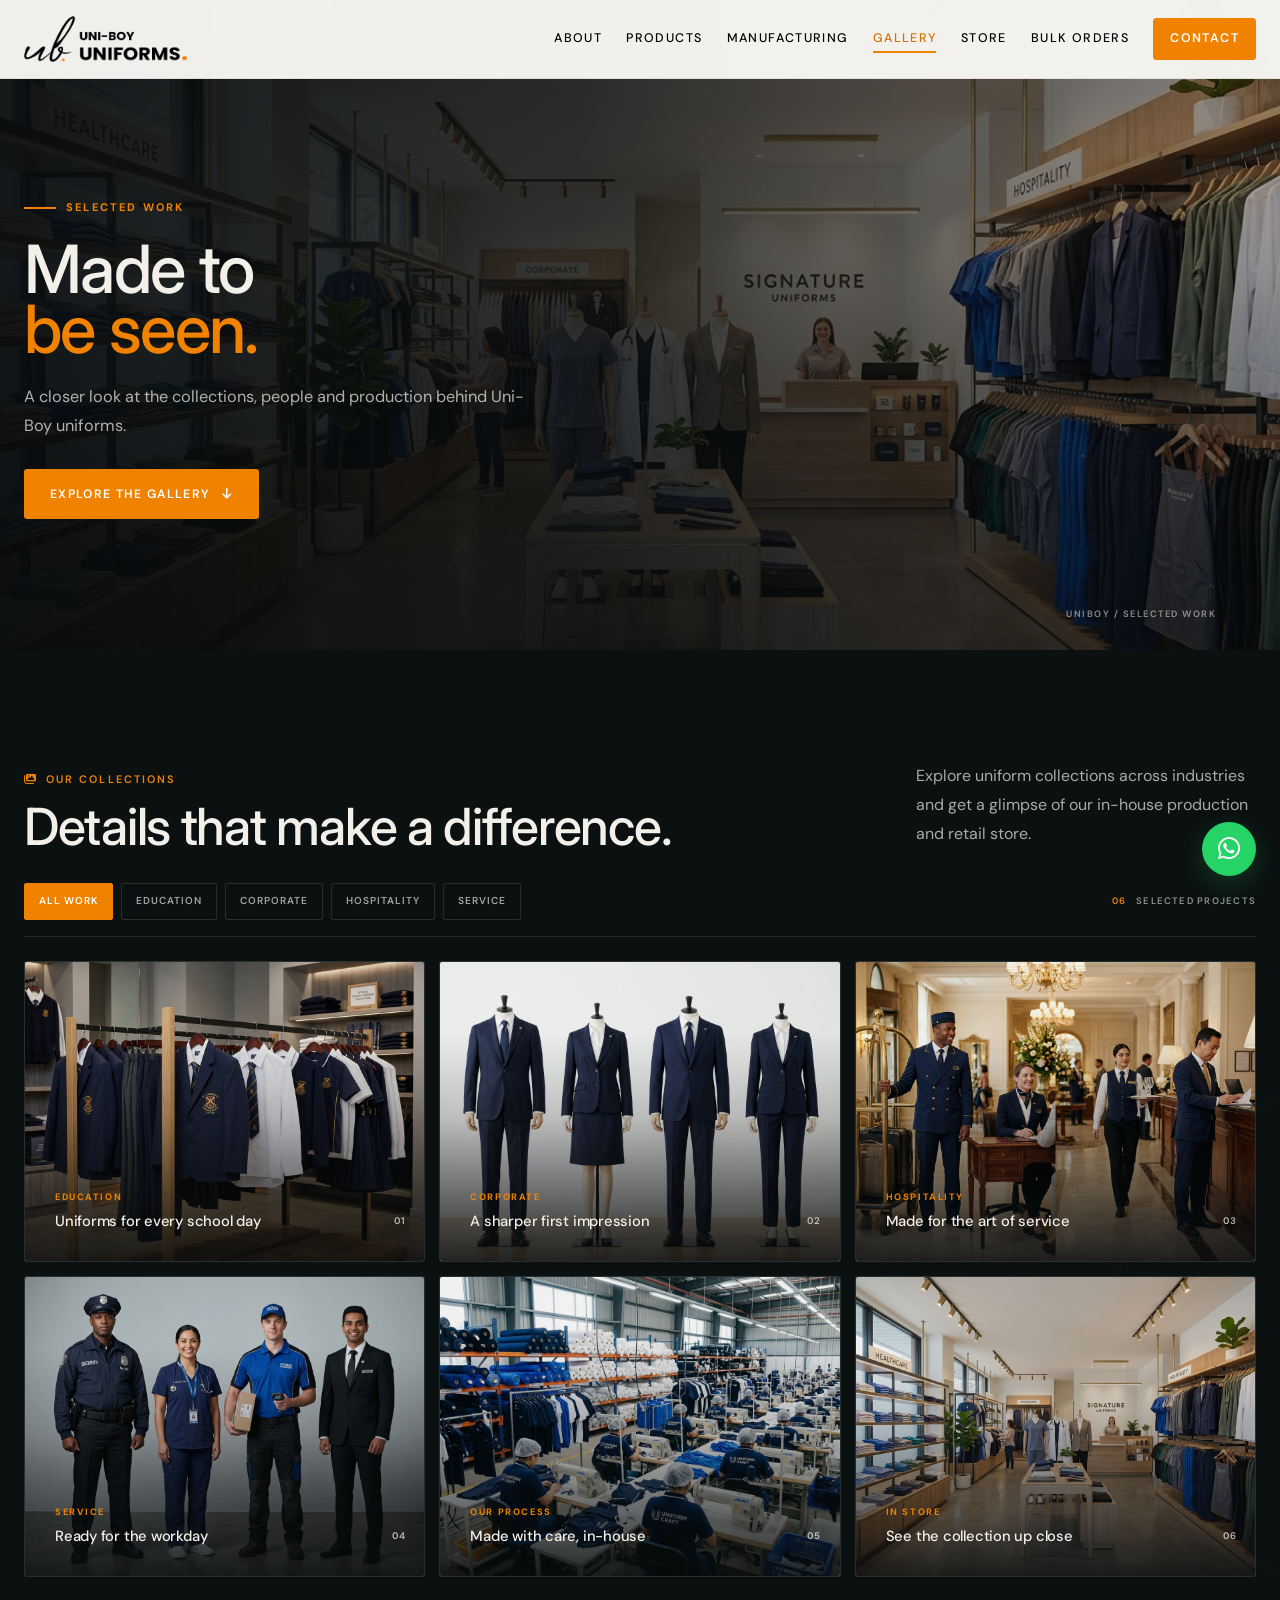
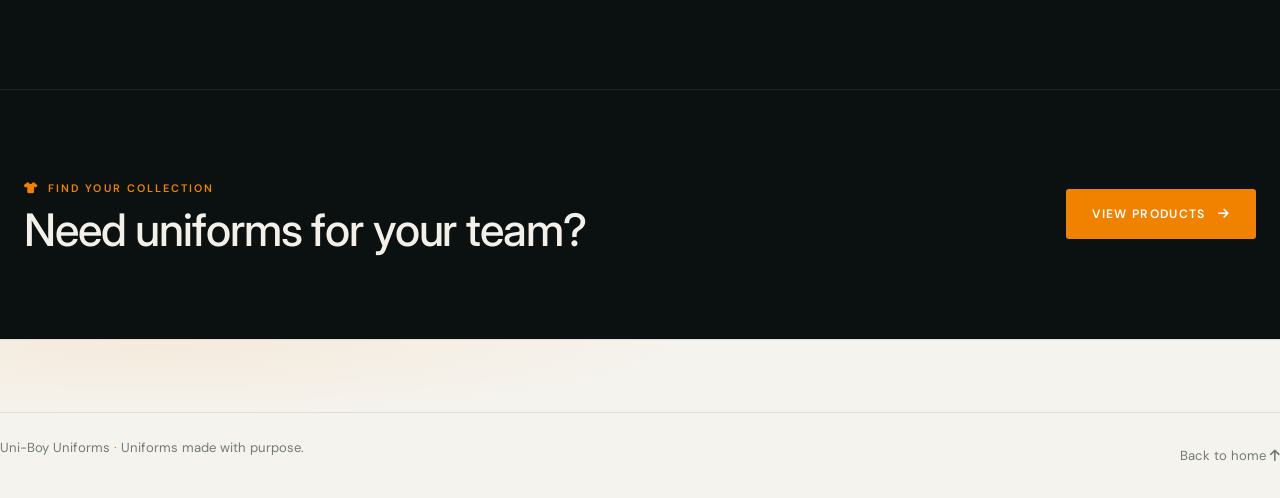
<file: gallery.html>
<!DOCTYPE html>
<html lang="en">

<head>
    <meta charset="UTF-8" />
    <meta name="viewport" content="width=device-width, initial-scale=1.0" />
    <title>Uniform Gallery | Uni-Boy Uniforms</title>
    <meta name="description"
        content="Explore uniform collections and production at Uni-Boy Uniforms for education, corporate, hospitality and service teams." />
    <link rel="preconnect" href="https://fonts.googleapis.com" />
    <link rel="preconnect" href="https://fonts.gstatic.com" crossorigin />
    <link
        href="https://fonts.googleapis.com/css2?family=Inter:wght@400;500;600;700;800&family=DM+Sans:wght@400;500;600;700&display=swap"
        rel="stylesheet" />
    <link rel="stylesheet" href="https://cdnjs.cloudflare.com/ajax/libs/font-awesome/6.5.0/css/all.min.css" />
    <link rel="stylesheet" href="https://cdn.jsdelivr.net/npm/bootstrap@5.3.3/dist/css/bootstrap.min.css" />
    <link rel="stylesheet" href="style.css" />
</head>

<body class="gallery-page">
    <a href="https://wa.me/919876543210?text=Hello%20Uni-Boy%20Uniforms!" class="whatsapp-float" target="_blank"
        rel="noopener" aria-label="Chat on WhatsApp">
        <i class="fab fa-whatsapp"></i><span class="whatsapp-float-label">Chat with us!</span>
    </a>
    <div class="mobile-nav" id="mobileNav">
        <a href="index.html#hero" class="nav-link" onclick="closeMobileNav()">Home</a>
        <a href="about.html" class="nav-link" onclick="closeMobileNav()">About Us</a>
        <a href="products.html" class="nav-link" onclick="closeMobileNav()">Products</a>
        <a href="manufacturing.html" class="nav-link" onclick="closeMobileNav()">Manufacturing</a>
        <a href="gallery.html" class="nav-link active" aria-current="page" onclick="closeMobileNav()">Gallery</a>
        <a href="index.html#retail" class="nav-link" onclick="closeMobileNav()">Retail Store</a>
        <a href="bulk-orders.html" class="nav-link" onclick="closeMobileNav()">Bulk Orders</a>
        <a href="contact.html" class="nav-link nav-contact" onclick="closeMobileNav()">Contact</a>
    </div>
    <nav id="navbar" role="navigation" aria-label="Main navigation">
        <div class="nav-container">
            <a href="index.html#hero" class="nav-logo" aria-label="Uni-Boy Uniforms Home">
                <img src="logo.png" alt="Uni-Boy Uniforms Logo" />
            </a>
            <ul class="nav-menu">
                <li><a href="about.html" class="nav-link">About</a></li>
                <li><a href="products.html" class="nav-link">Products</a></li>
                <li><a href="manufacturing.html" class="nav-link">Manufacturing</a></li>
                <li><a href="gallery.html" class="nav-link active" aria-current="page">Gallery</a></li>
                <li><a href="index.html#retail" class="nav-link">Store</a></li>
                <li><a href="bulk-orders.html" class="nav-link">Bulk Orders</a></li>
                <li><a href="contact.html" class="nav-link nav-contact">Contact</a></li>
            </ul>
            <div class="hamburger" id="hamburger" onclick="toggleMobileNav()" aria-label="Toggle menu" role="button"
                tabindex="0"><span></span><span></span><span></span></div>
        </div>
    </nav>

    <main>
        <section class="gallery-page-hero" aria-labelledby="gallery-page-title">
            <div class="gallery-page-hero-image" aria-hidden="true"></div>
            <div class="gallery-page-hero-overlay" aria-hidden="true"></div>
            <div class="container gallery-page-hero-content">
                <div class="hero-eyebrow"><span class="hero-eyebrow-line"></span>Selected work</div>
                <h1 class="hero-title" id="gallery-page-title">Made to<br /><span class="accent">be seen.</span></h1>
                <p class="hero-desc">A closer look at the collections, people and production behind Uni-Boy uniforms.</p>
                <a href="#gallery" class="btn btn--primary">Explore the gallery <i class="fas fa-arrow-down"
                        aria-hidden="true"></i></a>
            </div>
            <div class="gallery-page-hero-index" aria-hidden="true">UNIBOY / SELECTED WORK</div>
        </section>

        <section id="gallery" class="section gallery-page-section" aria-labelledby="gallery-title">
            <div class="container">
                <div class="section-header gallery-heading reveal">
                    <div>
                        <div class="badge"><i class="fas fa-images" aria-hidden="true"></i> Our collections</div>
                        <h2 class="section-title" id="gallery-title">Details that make a difference.</h2>
                    </div>
                    <p class="section-subtitle">Explore uniform collections across industries and get a glimpse of our
                        in-house production and retail store.</p>
                </div>
                <div class="gallery-toolbar reveal">
                    <div class="gallery-tabs" role="group" aria-label="Filter gallery by category">
                        <button class="gallery-tab active" type="button" onclick="filterGallery('all', this)"
                            aria-pressed="true">All work</button>
                        <button class="gallery-tab" type="button" onclick="filterGallery('educational', this)"
                            aria-pressed="false">Education</button>
                        <button class="gallery-tab" type="button" onclick="filterGallery('corporate', this)"
                            aria-pressed="false">Corporate</button>
                        <button class="gallery-tab" type="button" onclick="filterGallery('hospitality', this)"
                            aria-pressed="false">Hospitality</button>
                        <button class="gallery-tab" type="button" onclick="filterGallery('service', this)"
                            aria-pressed="false">Service</button>
                    </div>
                    <span class="gallery-count"><span>06</span> &nbsp; SELECTED PROJECTS</span>
                </div>
                <div class="gallery-grid reveal reveal-delay-1">
                    <article class="gallery-item" data-category="educational">
                        <img src="images/school_uniforms.jpg" alt="School uniform collection" loading="lazy" />
                        <div class="gallery-overlay"><span class="gallery-item-category">Education</span>
                            <h3 class="gallery-overlay-text">Uniforms for every school day</h3>
                            <span class="gallery-item-index">01</span>
                        </div>
                    </article>
                    <article class="gallery-item" data-category="corporate">
                        <img src="images/corporate_uniforms.jpg" alt="Corporate uniform collection" loading="lazy" />
                        <div class="gallery-overlay"><span class="gallery-item-category">Corporate</span>
                            <h3 class="gallery-overlay-text">A sharper first impression</h3>
                            <span class="gallery-item-index">02</span>
                        </div>
                    </article>
                    <article class="gallery-item" data-category="hospitality">
                        <img src="images/hospitality_uniforms.jpg" alt="Hospitality uniform collection" loading="lazy" />
                        <div class="gallery-overlay"><span class="gallery-item-category">Hospitality</span>
                            <h3 class="gallery-overlay-text">Made for the art of service</h3>
                            <span class="gallery-item-index">03</span>
                        </div>
                    </article>
                    <article class="gallery-item" data-category="service">
                        <img src="images/service_uniforms.jpg" alt="Service sector uniforms" loading="lazy" />
                        <div class="gallery-overlay"><span class="gallery-item-category">Service</span>
                            <h3 class="gallery-overlay-text">Ready for the workday</h3>
                            <span class="gallery-item-index">04</span>
                        </div>
                    </article>
                    <article class="gallery-item" data-category="educational">
                        <img src="images/factory_hero.jpg" alt="Uniform production at the manufacturing facility"
                            loading="lazy" />
                        <div class="gallery-overlay"><span class="gallery-item-category">Our process</span>
                            <h3 class="gallery-overlay-text">Made with care, in-house</h3>
                            <span class="gallery-item-index">05</span>
                        </div>
                    </article>
                    <article class="gallery-item" data-category="corporate">
                        <img src="images/retail_store.jpg" alt="Uniform collection displayed in the retail store"
                            loading="lazy" />
                        <div class="gallery-overlay"><span class="gallery-item-category">In store</span>
                            <h3 class="gallery-overlay-text">See the collection up close</h3>
                            <span class="gallery-item-index">06</span>
                        </div>
                    </article>
                </div>
            </div>
        </section>
        <section class="gallery-page-cta" aria-labelledby="gallery-cta-title">
            <div class="container gallery-page-cta-inner reveal">
                <div>
                    <div class="badge"><i class="fas fa-tshirt" aria-hidden="true"></i> Find your collection</div>
                    <h2 class="section-title" id="gallery-cta-title">Need uniforms for your team?</h2>
                </div>
                <a href="products.html" class="btn btn--primary">View products <i class="fas fa-arrow-right"
                        aria-hidden="true"></i></a>
            </div>
        </section>
    </main>

    <footer id="footer">
        <div class="container footer-bottom">
            <p class="footer-copyright">Uni-Boy Uniforms <span>&middot;</span> Uniforms made with purpose.</p>
            <a class="footer-bottom-link" href="index.html#hero">Back to home <i class="fas fa-arrow-up"
                    aria-hidden="true"></i></a>
        </div>
    </footer>
    <script src="script.js"></script>
</body>

</html>
</file>
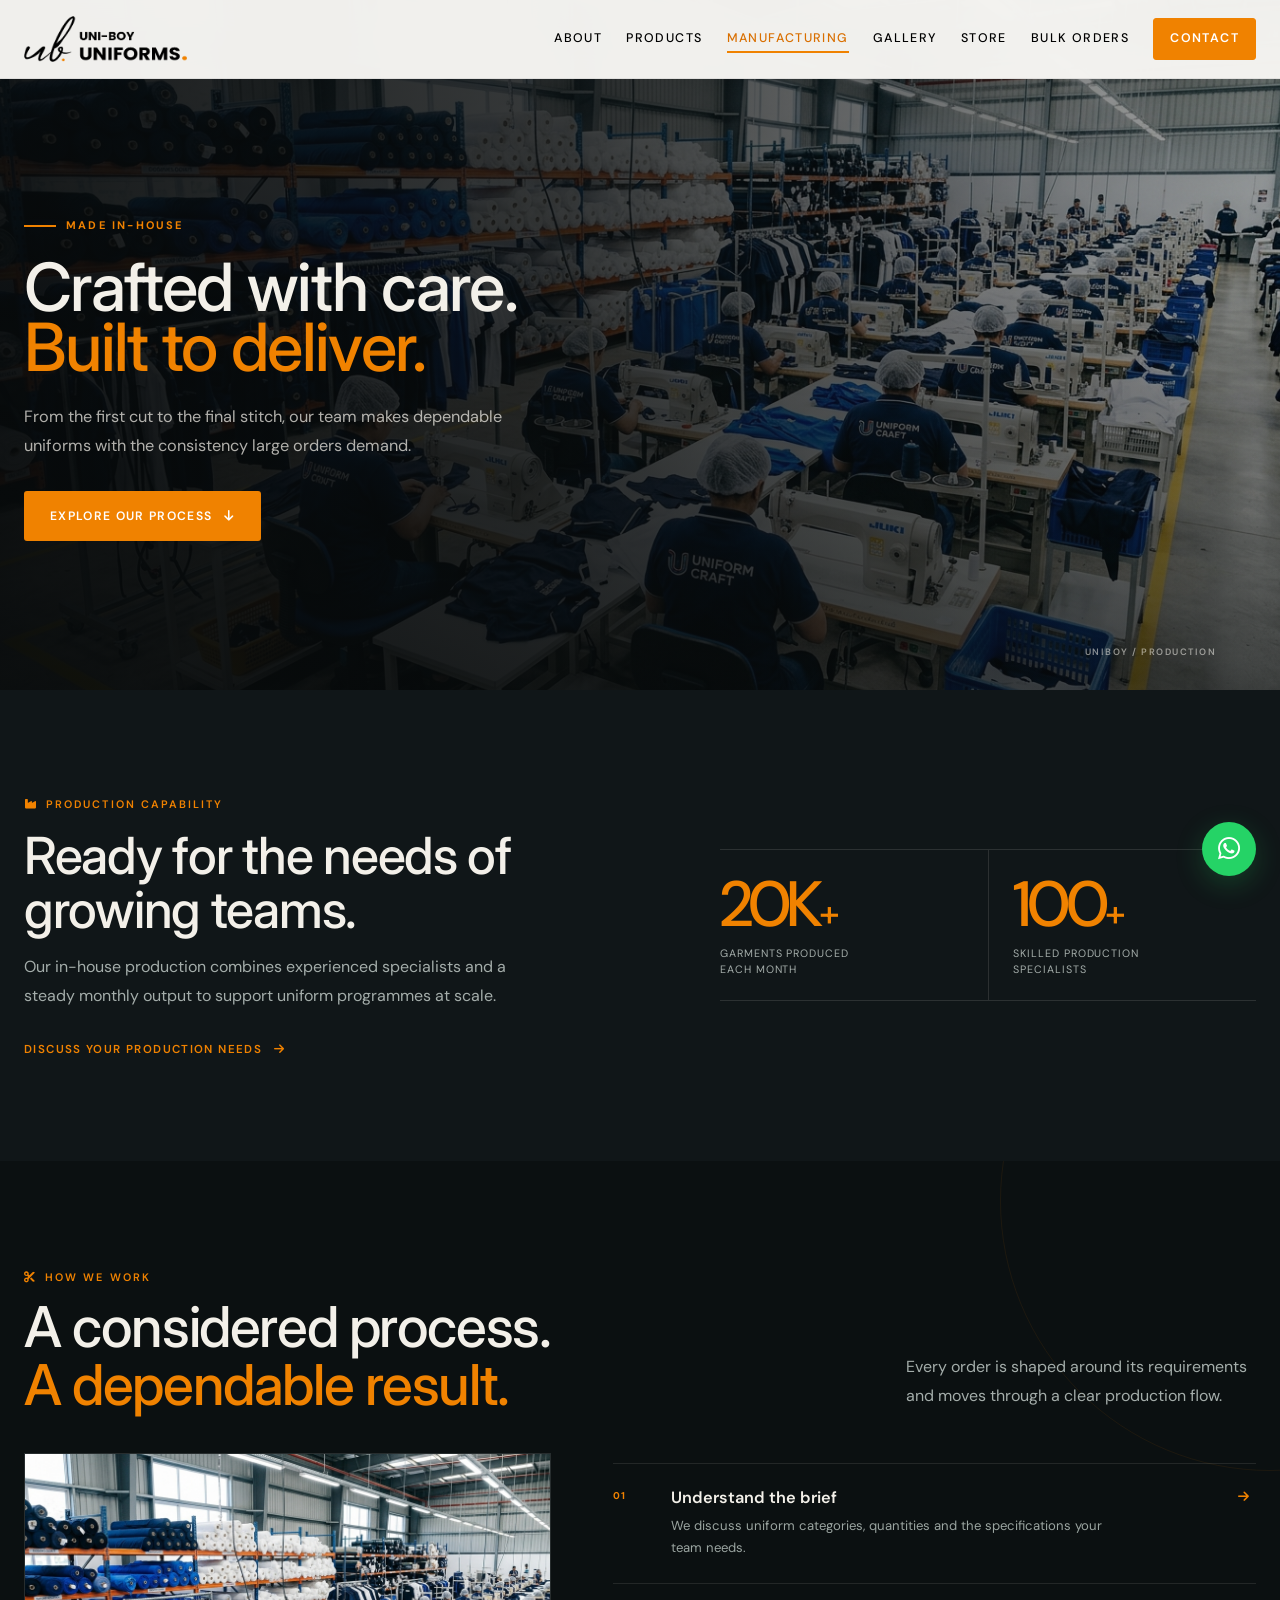
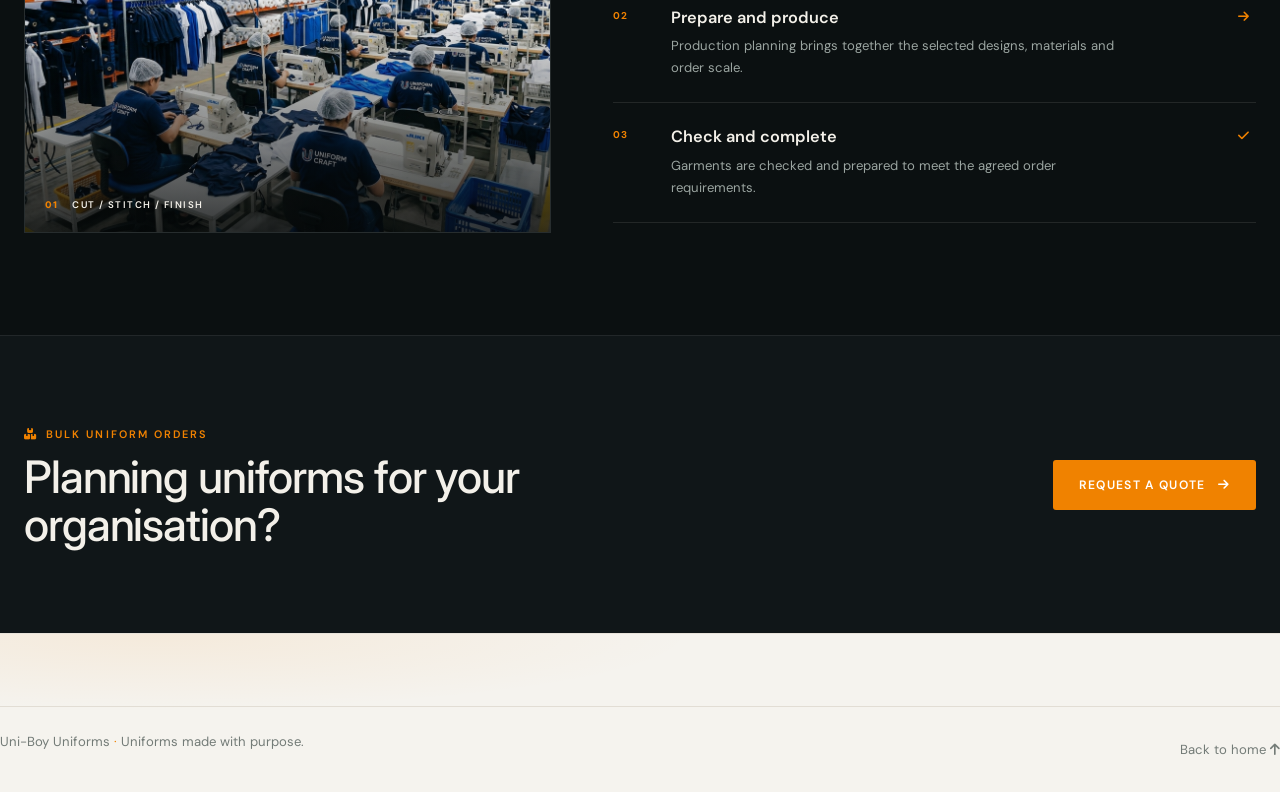
<file: manufacturing.html>
<!DOCTYPE html>
<html lang="en">

<head>
    <meta charset="UTF-8" />
    <meta name="viewport" content="width=device-width, initial-scale=1.0" />
    <title>Uniform Manufacturing | Uni-Boy Uniforms</title>
    <meta name="description"
        content="Explore Uni-Boy Uniforms' in-house manufacturing approach, production capabilities and quality-focused process." />
    <link rel="preconnect" href="https://fonts.googleapis.com" />
    <link rel="preconnect" href="https://fonts.gstatic.com" crossorigin />
    <link
        href="https://fonts.googleapis.com/css2?family=Inter:wght@400;500;600;700;800&family=DM+Sans:wght@400;500;600;700&display=swap"
        rel="stylesheet" />
    <link rel="stylesheet" href="https://cdnjs.cloudflare.com/ajax/libs/font-awesome/6.5.0/css/all.min.css" />
    <link rel="stylesheet" href="https://cdn.jsdelivr.net/npm/bootstrap@5.3.3/dist/css/bootstrap.min.css" />
    <link rel="stylesheet" href="style.css" />
</head>

<body class="manufacturing-page">
    <a href="https://wa.me/919876543210?text=Hello%20Uni-Boy%20Uniforms!" class="whatsapp-float" target="_blank"
        rel="noopener" aria-label="Chat on WhatsApp">
        <i class="fab fa-whatsapp"></i><span class="whatsapp-float-label">Chat with us!</span>
    </a>
    <div class="mobile-nav" id="mobileNav">
        <a href="index.html#hero" class="nav-link" onclick="closeMobileNav()">Home</a>
        <a href="about.html" class="nav-link" onclick="closeMobileNav()">About Us</a>
        <a href="products.html" class="nav-link" onclick="closeMobileNav()">Products</a>
        <a href="manufacturing.html" class="nav-link active" aria-current="page" onclick="closeMobileNav()">Manufacturing</a>
        <a href="gallery.html" class="nav-link" onclick="closeMobileNav()">Gallery</a>
        <a href="index.html#retail" class="nav-link" onclick="closeMobileNav()">Retail Store</a>
        <a href="bulk-orders.html" class="nav-link" onclick="closeMobileNav()">Bulk Orders</a>
        <a href="contact.html" class="nav-link nav-contact" onclick="closeMobileNav()">Contact</a>
    </div>
    <nav id="navbar" role="navigation" aria-label="Main navigation">
        <div class="nav-container">
            <a href="index.html#hero" class="nav-logo" aria-label="Uni-Boy Uniforms Home">
                <img src="logo.png" alt="Uni-Boy Uniforms Logo" />
            </a>
            <ul class="nav-menu">
                <li><a href="about.html" class="nav-link">About</a></li>
                <li><a href="products.html" class="nav-link">Products</a></li>
                <li><a href="manufacturing.html" class="nav-link active" aria-current="page">Manufacturing</a></li>
                <li><a href="gallery.html" class="nav-link">Gallery</a></li>
                <li><a href="index.html#retail" class="nav-link">Store</a></li>
                <li><a href="bulk-orders.html" class="nav-link">Bulk Orders</a></li>
                <li><a href="contact.html" class="nav-link nav-contact">Contact</a></li>
            </ul>
            <div class="hamburger" id="hamburger" onclick="toggleMobileNav()" aria-label="Toggle menu" role="button"
                tabindex="0"><span></span><span></span><span></span></div>
        </div>
    </nav>

    <main>
        <section class="manufacturing-page-hero" aria-labelledby="manufacturing-page-title">
            <div class="manufacturing-page-hero-image" aria-hidden="true"></div>
            <div class="manufacturing-page-hero-overlay" aria-hidden="true"></div>
            <div class="container manufacturing-page-hero-content">
                <div class="hero-eyebrow"><span class="hero-eyebrow-line"></span>Made in-house</div>
                <h1 class="hero-title" id="manufacturing-page-title">Crafted with care.<br /><span class="accent">Built to deliver.</span></h1>
                <p class="hero-desc">From the first cut to the final stitch, our team makes dependable uniforms with
                    the consistency large orders demand.</p>
                <a href="#production" class="btn btn--primary">Explore our process <i class="fas fa-arrow-down"
                        aria-hidden="true"></i></a>
            </div>
            <div class="manufacturing-page-hero-index" aria-hidden="true">UNIBOY / PRODUCTION</div>
        </section>

        <section class="manufacturing-capacity-section" aria-labelledby="manufacturing-capacity-title">
            <div class="container manufacturing-capacity-grid">
                <div class="manufacturing-capacity-copy reveal">
                    <div class="badge"><i class="fas fa-industry" aria-hidden="true"></i> Production capability</div>
                    <h2 class="section-title" id="manufacturing-capacity-title">Ready for the needs of growing teams.</h2>
                    <p class="section-subtitle">Our in-house production combines experienced specialists and a steady
                        monthly output to support uniform programmes at scale.</p>
                    <a href="bulk-orders.html" class="mfg-link">Discuss your production needs <i
                            class="fas fa-arrow-right" aria-hidden="true"></i></a>
                </div>
                <div class="manufacturing-capacity-stats reveal reveal-delay-2">
                    <div class="manufacturing-capacity-stat">
                        <span class="manufacturing-capacity-number">20K<span>+</span></span>
                        <span class="manufacturing-capacity-label">Garments produced each month</span>
                    </div>
                    <div class="manufacturing-capacity-stat">
                        <span class="manufacturing-capacity-number">100<span>+</span></span>
                        <span class="manufacturing-capacity-label">Skilled production specialists</span>
                    </div>
                </div>
            </div>
        </section>

        <section id="production" class="manufacturing-process-section" aria-labelledby="manufacturing-process-title">
            <div class="container">
                <div class="manufacturing-process-intro reveal">
                    <div>
                        <div class="badge"><i class="fas fa-scissors" aria-hidden="true"></i> How we work</div>
                        <h2 class="section-title" id="manufacturing-process-title">A considered process.<br /><span>A dependable result.</span></h2>
                    </div>
                    <p class="section-subtitle">Every order is shaped around its requirements and moves through a clear
                        production flow.</p>
                </div>
                <div class="manufacturing-process-layout">
                    <div class="manufacturing-process-image reveal">
                        <img src="images/factory_hero.jpg"
                            alt="Uniforms being carefully assembled on the Uni-Boy production floor" loading="lazy" />
                        <span><b>01</b> CUT / STITCH / FINISH</span>
                    </div>
                    <div class="manufacturing-process-list">
                        <article class="manufacturing-process-step reveal">
                            <span class="manufacturing-process-number">01</span>
                            <div>
                                <h3>Understand the brief</h3>
                                <p>We discuss uniform categories, quantities and the specifications your team needs.</p>
                            </div>
                            <i class="fas fa-arrow-right" aria-hidden="true"></i>
                        </article>
                        <article class="manufacturing-process-step reveal reveal-delay-1">
                            <span class="manufacturing-process-number">02</span>
                            <div>
                                <h3>Prepare and produce</h3>
                                <p>Production planning brings together the selected designs, materials and order scale.</p>
                            </div>
                            <i class="fas fa-arrow-right" aria-hidden="true"></i>
                        </article>
                        <article class="manufacturing-process-step reveal reveal-delay-2">
                            <span class="manufacturing-process-number">03</span>
                            <div>
                                <h3>Check and complete</h3>
                                <p>Garments are checked and prepared to meet the agreed order requirements.</p>
                            </div>
                            <i class="fas fa-check" aria-hidden="true"></i>
                        </article>
                    </div>
                </div>
            </div>
        </section>

        <section class="manufacturing-cta-section" aria-labelledby="manufacturing-cta-title">
            <div class="container manufacturing-cta-inner reveal">
                <div>
                    <div class="badge"><i class="fas fa-boxes" aria-hidden="true"></i> Bulk uniform orders</div>
                    <h2 class="section-title" id="manufacturing-cta-title">Planning uniforms for your organisation?</h2>
                </div>
                <a href="bulk-orders.html" class="btn btn--primary">Request a quote <i
                        class="fas fa-arrow-right" aria-hidden="true"></i></a>
            </div>
        </section>
    </main>

    <footer id="footer">
        <div class="container footer-bottom">
            <p class="footer-copyright">Uni-Boy Uniforms <span>&middot;</span> Uniforms made with purpose.</p>
            <a class="footer-bottom-link" href="index.html#hero">Back to home <i class="fas fa-arrow-up"
                    aria-hidden="true"></i></a>
        </div>
    </footer>
    <script src="script.js"></script>
</body>

</html>
</file>
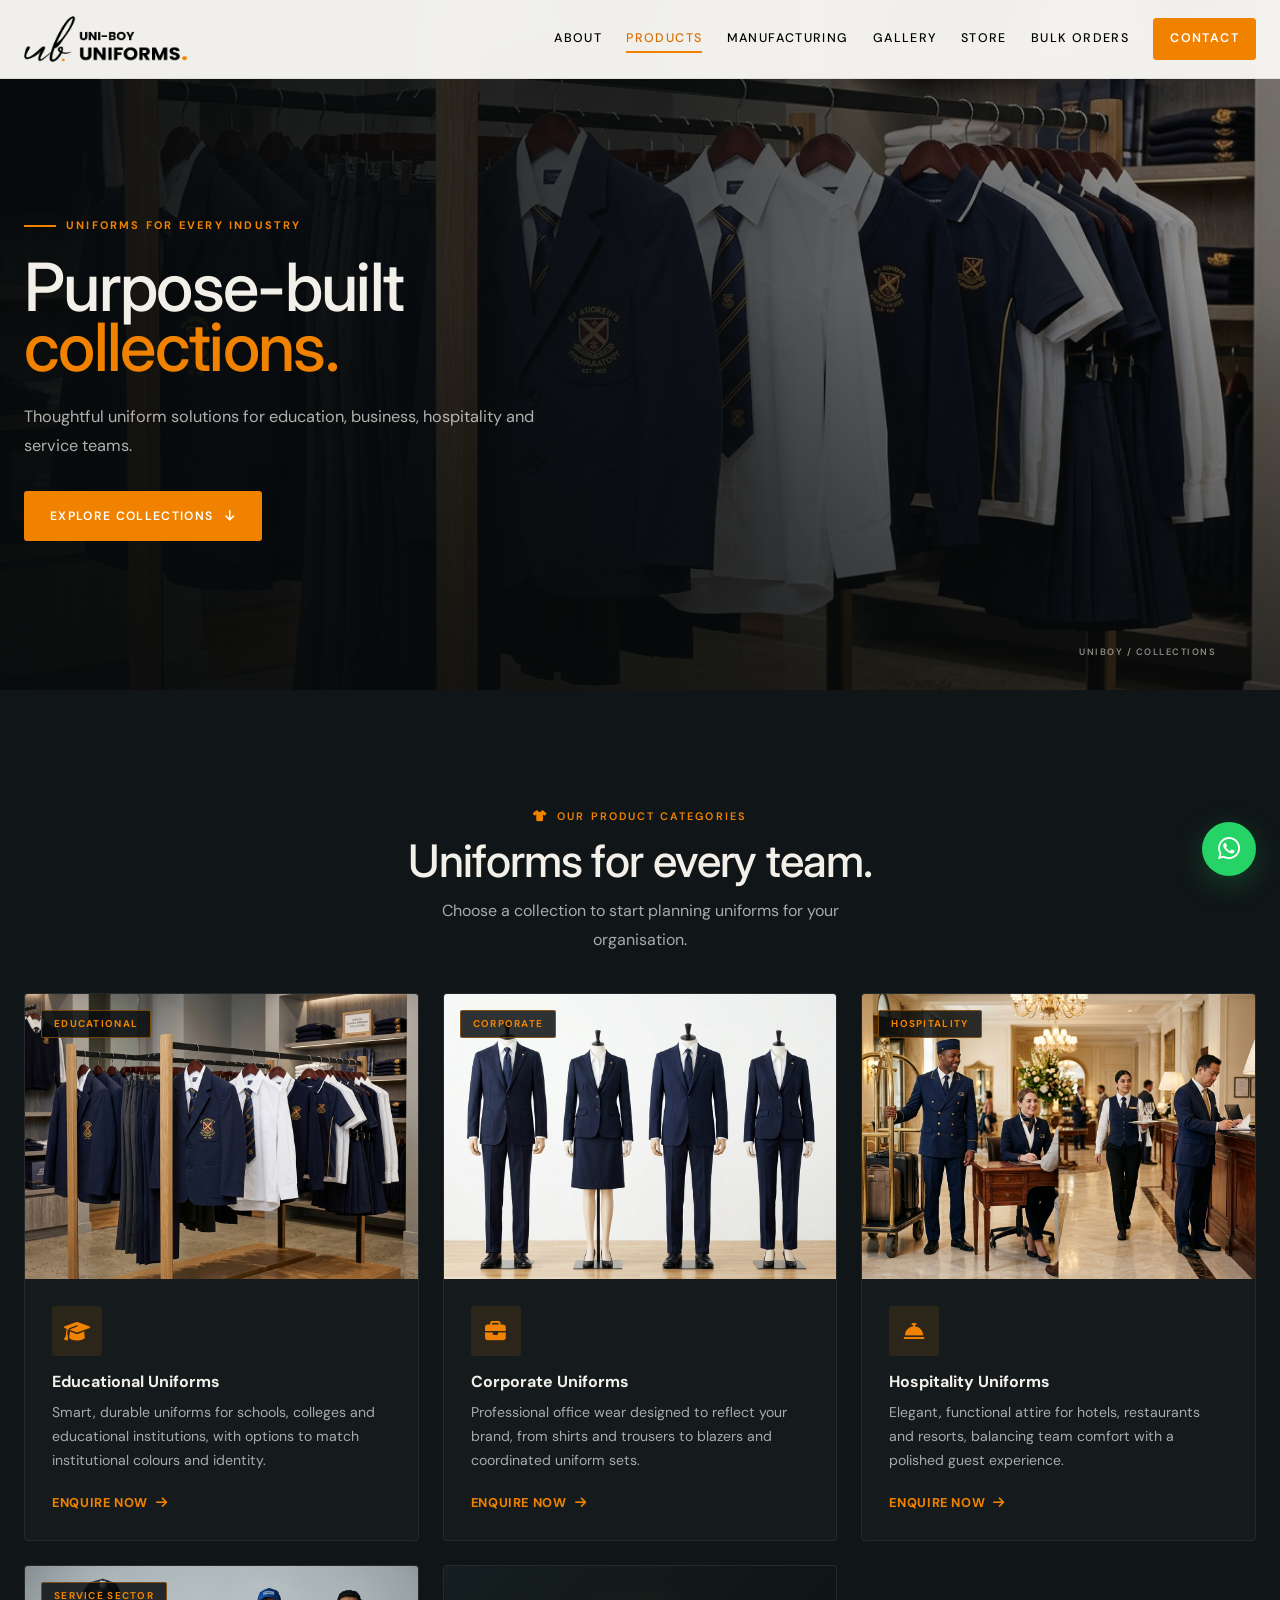
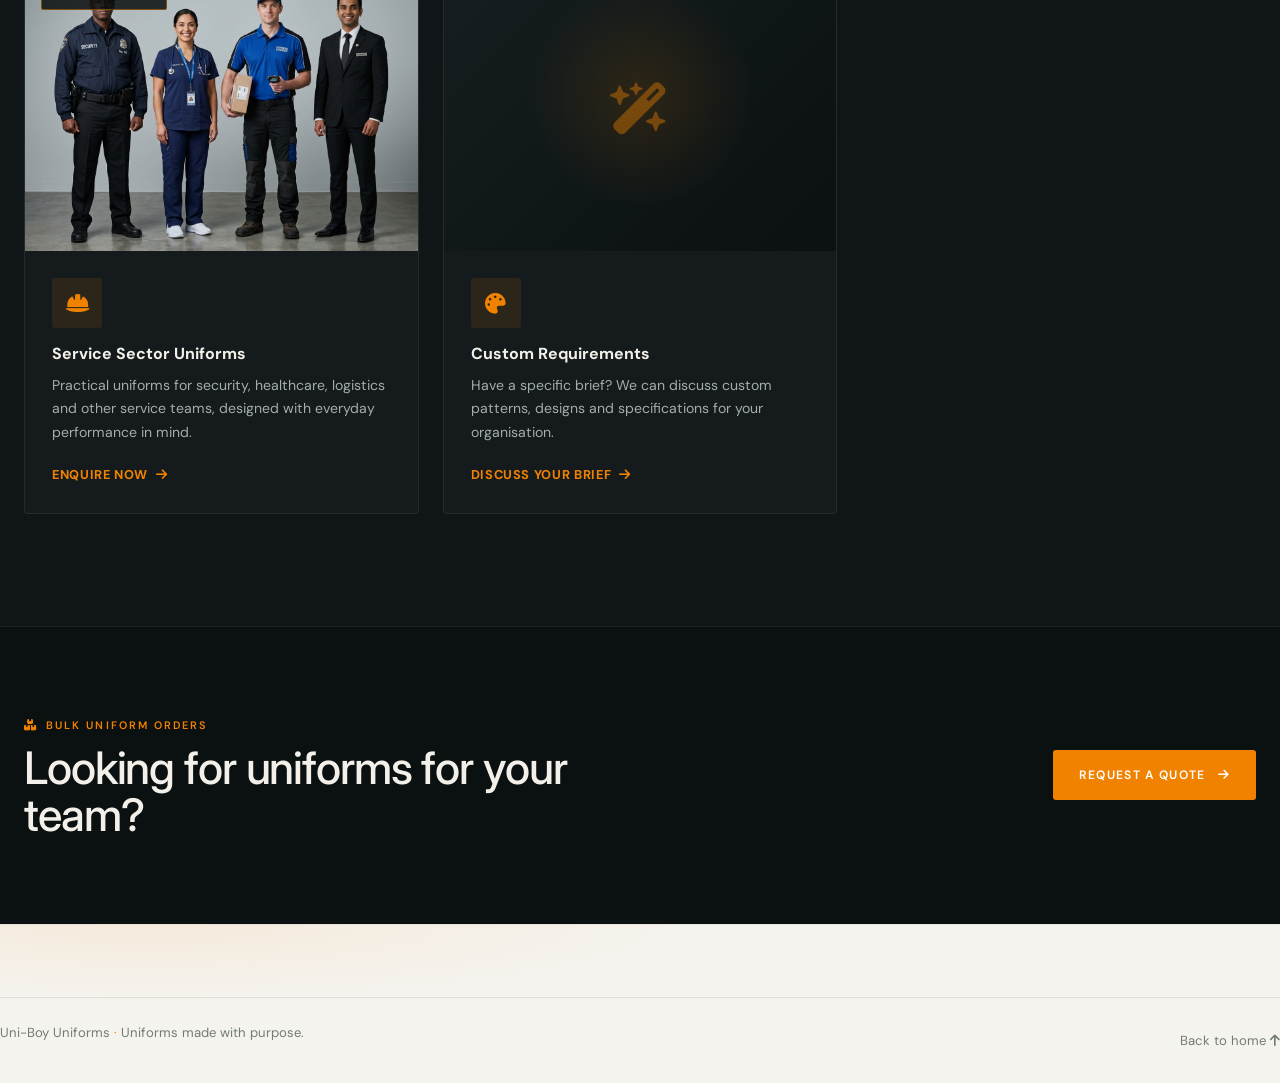
<file: products.html>
<!DOCTYPE html>
<html lang="en">

<head>
    <meta charset="UTF-8" />
    <meta name="viewport" content="width=device-width, initial-scale=1.0" />
    <title>Uniform Collections | Uni-Boy Uniforms</title>
    <meta name="description"
        content="Explore Uni-Boy uniform collections for schools, corporate teams, hospitality and service industries, plus custom requirements." />
    <link rel="preconnect" href="https://fonts.googleapis.com" />
    <link rel="preconnect" href="https://fonts.gstatic.com" crossorigin />
    <link
        href="https://fonts.googleapis.com/css2?family=Inter:wght@400;500;600;700;800&family=DM+Sans:wght@400;500;600;700&display=swap"
        rel="stylesheet" />
    <link rel="stylesheet" href="https://cdnjs.cloudflare.com/ajax/libs/font-awesome/6.5.0/css/all.min.css" />
    <link rel="stylesheet" href="https://cdn.jsdelivr.net/npm/bootstrap@5.3.3/dist/css/bootstrap.min.css" />
    <link rel="stylesheet" href="style.css" />
</head>

<body class="products-page">
    <a href="https://wa.me/919876543210?text=Hello%20Uni-Boy%20Uniforms!" class="whatsapp-float" target="_blank"
        rel="noopener" aria-label="Chat on WhatsApp">
        <i class="fab fa-whatsapp"></i><span class="whatsapp-float-label">Chat with us!</span>
    </a>
    <div class="mobile-nav" id="mobileNav">
        <a href="index.html#hero" class="nav-link" onclick="closeMobileNav()">Home</a>
        <a href="about.html" class="nav-link" onclick="closeMobileNav()">About Us</a>
        <a href="products.html" class="nav-link active" aria-current="page" onclick="closeMobileNav()">Products</a>
        <a href="manufacturing.html" class="nav-link" onclick="closeMobileNav()">Manufacturing</a>
        <a href="gallery.html" class="nav-link" onclick="closeMobileNav()">Gallery</a>
        <a href="index.html#retail" class="nav-link" onclick="closeMobileNav()">Retail Store</a>
        <a href="bulk-orders.html" class="nav-link" onclick="closeMobileNav()">Bulk Orders</a>
        <a href="contact.html" class="nav-link nav-contact" onclick="closeMobileNav()">Contact</a>
    </div>
    <nav id="navbar" role="navigation" aria-label="Main navigation">
        <div class="nav-container">
            <a href="index.html#hero" class="nav-logo" aria-label="Uni-Boy Uniforms Home">
                <img src="logo.png" alt="Uni-Boy Uniforms Logo" />
            </a>
            <ul class="nav-menu">
                <li><a href="about.html" class="nav-link">About</a></li>
                <li><a href="products.html" class="nav-link active" aria-current="page">Products</a></li>
                <li><a href="manufacturing.html" class="nav-link">Manufacturing</a></li>
                <li><a href="gallery.html" class="nav-link">Gallery</a></li>
                <li><a href="index.html#retail" class="nav-link">Store</a></li>
                <li><a href="bulk-orders.html" class="nav-link">Bulk Orders</a></li>
                <li><a href="contact.html" class="nav-link nav-contact">Contact</a></li>
            </ul>
            <div class="hamburger" id="hamburger" onclick="toggleMobileNav()" aria-label="Toggle menu" role="button"
                tabindex="0"><span></span><span></span><span></span></div>
        </div>
    </nav>

    <main>
        <section class="products-page-hero" aria-labelledby="products-page-title">
            <div class="products-page-hero-image" aria-hidden="true"></div>
            <div class="products-page-hero-overlay" aria-hidden="true"></div>
            <div class="container products-page-hero-content">
                <div class="hero-eyebrow"><span class="hero-eyebrow-line"></span>Uniforms for every industry</div>
                <h1 class="hero-title" id="products-page-title">Purpose-built<br /><span class="accent">collections.</span></h1>
                <p class="hero-desc">Thoughtful uniform solutions for education, business, hospitality and service teams.</p>
                <a href="#product-collections" class="btn btn--primary">Explore collections <i
                        class="fas fa-arrow-down" aria-hidden="true"></i></a>
            </div>
            <div class="products-page-hero-index" aria-hidden="true">UNIBOY / COLLECTIONS</div>
        </section>

        <section id="product-collections" class="section products-catalog-section"
            aria-labelledby="product-collections-title">
            <div class="container">
                <div class="section-header section-header--center reveal">
                    <div class="badge" style="justify-content:center;"><i class="fas fa-tshirt"
                            aria-hidden="true"></i> Our Product Categories</div>
                    <h2 class="section-title" id="product-collections-title">Uniforms for every team.</h2>
                    <p class="section-subtitle">Choose a collection to start planning uniforms for your organisation.</p>
                </div>
                <div class="products-grid">
                    <article class="product-card reveal">
                        <div class="product-card-image">
                            <img src="images/school_uniforms.jpg" alt="School uniforms" loading="lazy" />
                            <div class="product-card-tag">Educational</div>
                        </div>
                        <div class="product-card-body">
                            <div class="product-card-icon"><i class="fas fa-graduation-cap" aria-hidden="true"></i></div>
                            <h3 class="product-card-title">Educational Uniforms</h3>
                            <p class="product-card-desc">Smart, durable uniforms for schools, colleges and educational
                                institutions, with options to match institutional colours and identity.</p>
                            <a href="bulk-orders.html" class="product-card-link">Enquire Now <i
                                    class="fas fa-arrow-right" aria-hidden="true"></i></a>
                        </div>
                    </article>
                    <article class="product-card reveal reveal-delay-1">
                        <div class="product-card-image">
                            <img src="images/corporate_uniforms.jpg" alt="Corporate uniforms" loading="lazy" />
                            <div class="product-card-tag">Corporate</div>
                        </div>
                        <div class="product-card-body">
                            <div class="product-card-icon"><i class="fas fa-briefcase" aria-hidden="true"></i></div>
                            <h3 class="product-card-title">Corporate Uniforms</h3>
                            <p class="product-card-desc">Professional office wear designed to reflect your brand, from
                                shirts and trousers to blazers and coordinated uniform sets.</p>
                            <a href="bulk-orders.html" class="product-card-link">Enquire Now <i
                                    class="fas fa-arrow-right" aria-hidden="true"></i></a>
                        </div>
                    </article>
                    <article class="product-card reveal reveal-delay-2">
                        <div class="product-card-image">
                            <img src="images/hospitality_uniforms.jpg" alt="Hospitality uniforms" loading="lazy" />
                            <div class="product-card-tag">Hospitality</div>
                        </div>
                        <div class="product-card-body">
                            <div class="product-card-icon"><i class="fas fa-concierge-bell" aria-hidden="true"></i></div>
                            <h3 class="product-card-title">Hospitality Uniforms</h3>
                            <p class="product-card-desc">Elegant, functional attire for hotels, restaurants and resorts,
                                balancing team comfort with a polished guest experience.</p>
                            <a href="bulk-orders.html" class="product-card-link">Enquire Now <i
                                    class="fas fa-arrow-right" aria-hidden="true"></i></a>
                        </div>
                    </article>
                    <article class="product-card reveal reveal-delay-3">
                        <div class="product-card-image">
                            <img src="images/service_uniforms.jpg" alt="Service sector uniforms" loading="lazy" />
                            <div class="product-card-tag">Service Sector</div>
                        </div>
                        <div class="product-card-body">
                            <div class="product-card-icon"><i class="fas fa-hard-hat" aria-hidden="true"></i></div>
                            <h3 class="product-card-title">Service Sector Uniforms</h3>
                            <p class="product-card-desc">Practical uniforms for security, healthcare, logistics and
                                other service teams, designed with everyday performance in mind.</p>
                            <a href="bulk-orders.html" class="product-card-link">Enquire Now <i
                                    class="fas fa-arrow-right" aria-hidden="true"></i></a>
                        </div>
                    </article>
                    <article class="product-card reveal reveal-delay-4">
                        <div class="product-card-image product-card-image--custom">
                            <i class="fas fa-wand-magic-sparkles" aria-hidden="true"></i>
                        </div>
                        <div class="product-card-body">
                            <div class="product-card-icon"><i class="fas fa-palette" aria-hidden="true"></i></div>
                            <h3 class="product-card-title">Custom Requirements</h3>
                            <p class="product-card-desc">Have a specific brief? We can discuss custom patterns, designs
                                and specifications for your organisation.</p>
                            <a href="bulk-orders.html" class="product-card-link">Discuss your brief <i
                                    class="fas fa-arrow-right" aria-hidden="true"></i></a>
                        </div>
                    </article>
                </div>
            </div>
        </section>

        <section class="products-page-cta" aria-labelledby="products-cta-title">
            <div class="container products-page-cta-inner reveal">
                <div>
                    <div class="badge"><i class="fas fa-boxes" aria-hidden="true"></i> Bulk uniform orders</div>
                    <h2 class="section-title" id="products-cta-title">Looking for uniforms for your team?</h2>
                </div>
                <a href="bulk-orders.html" class="btn btn--primary">Request a quote <i
                        class="fas fa-arrow-right" aria-hidden="true"></i></a>
            </div>
        </section>
    </main>

    <footer id="footer">
        <div class="container footer-bottom">
            <p class="footer-copyright">Uni-Boy Uniforms <span>&middot;</span> Uniforms made with purpose.</p>
            <a class="footer-bottom-link" href="index.html#hero">Back to home <i class="fas fa-arrow-up"
                    aria-hidden="true"></i></a>
        </div>
    </footer>
    <script src="script.js"></script>
</body>

</html>
</file>
<file: style.css>
﻿:root {
  --clr-primary: #0a0a0a;
  --clr-secondary: #1a1a2e;
  --clr-accent: #f08200;
  --clr-accent-2: #d96f00;
  --clr-white: #ffffff;
  --clr-off-white: #f8f8f8;
  --clr-light-gray: #f0f0f0;
  --clr-mid-gray: #888888;
  --clr-dark-gray: #333333;
  --clr-navy: #0d1b3e;
  --clr-navy-light: #162249;
  --font-display: 'Playfair Display', serif;
  --font-body: 'Inter', sans-serif;
  --font-heading: 'Montserrat', sans-serif;
  --radius-sm: 6px;
  --radius-md: 12px;
  --radius-lg: 20px;
  --radius-xl: 32px;
  --shadow-sm: 0 2px 12px rgba(0, 0, 0, 0.08);
  --shadow-md: 0 8px 32px rgba(0, 0, 0, 0.14);
  --shadow-lg: 0 20px 60px rgba(0, 0, 0, 0.2);
  --shadow-xl: 0 32px 80px rgba(0, 0, 0, 0.3);
  --transition: all 0.3s cubic-bezier(0.25, 0.46, 0.45, 0.94);
}

*,
*::before,
*::after {
  box-sizing: border-box;
  margin: 0;
  padding: 0;
}

html {
  scroll-behavior: smooth;
  font-size: 16px;
}

body {
  font-family: var(--font-body);
  color: var(--clr-primary);
  background: var(--clr-white);
  overflow-x: hidden;
  line-height: 1.6;
}

img {
  max-width: 100%;
  height: auto;
  display: block;
}

a {
  text-decoration: none;
  color: inherit;
}

button {
  cursor: pointer;
  border: none;
  background: none;
  font-family: inherit;
}

ul {
  list-style: none;
}

::-webkit-scrollbar {
  width: 6px;
}

::-webkit-scrollbar-track {
  background: #f1f1f1;
}

::-webkit-scrollbar-thumb {
  background: var(--clr-accent);
  border-radius: 3px;
}

.container {
  max-width: 1280px;
  margin: 0 auto;
  padding: 0 24px;
}

.section {
  padding: 100px 0;
}

.section--gray {
  background: var(--clr-off-white);
}

.section--dark {
  background: var(--clr-navy);
  color: var(--clr-white);
}

.section--black {
  background: var(--clr-primary);
  color: var(--clr-white);
}

.badge {
  display: inline-flex;
  align-items: center;
  gap: 8px;
  background: rgba(240, 130, 0, 0.12);
  color: var(--clr-accent);
  border: 1px solid rgba(240, 130, 0, 0.3);
  border-radius: 100px;
  padding: 6px 16px;
  font-size: 0.75rem;
  font-weight: 600;
  letter-spacing: 0.1em;
  text-transform: uppercase;
  font-family: var(--font-heading);
  margin-bottom: 16px;
}

.section-title {
  font-family: var(--font-display);
  font-size: clamp(2rem, 4vw, 3.2rem);
  font-weight: 700;
  line-height: 1.2;
  margin-bottom: 16px;
}

.section-subtitle {
  font-size: 1.05rem;
  color: var(--clr-mid-gray);
  max-width: 580px;
  line-height: 1.8;
}

.section-header {
  margin-bottom: 60px;
}

.section-header--center {
  text-align: center;
}

.section-header--center .section-subtitle {
  margin: 0 auto;
}

.btn {
  display: inline-flex;
  align-items: center;
  gap: 10px;
  padding: 14px 32px;
  border-radius: 100px;
  font-family: var(--font-heading);
  font-weight: 600;
  font-size: 0.9rem;
  letter-spacing: 0.05em;
  transition: var(--transition);
  position: relative;
  overflow: hidden;
}

.btn--primary {
  background: var(--clr-accent);
  color: var(--clr-primary);
}

.btn--primary:hover {
  background: var(--clr-accent-2);
  transform: translateY(-2px);
  box-shadow: 0 12px 40px rgba(240, 130, 0, 0.4);
}

.btn--outline {
  border: 2px solid var(--clr-white);
  color: var(--clr-white);
  background: transparent;
}

.btn--outline:hover {
  background: var(--clr-white);
  color: var(--clr-primary);
  transform: translateY(-2px);
}

.btn--dark {
  background: var(--clr-navy);
  color: var(--clr-white);
}

.btn--dark:hover {
  background: var(--clr-navy-light);
  transform: translateY(-2px);
  box-shadow: 0 12px 40px rgba(13, 27, 62, 0.4);
}

.btn--whatsapp {
  background: #25D366;
  color: var(--clr-white);
}

.btn--whatsapp:hover {
  background: #20b858;
  transform: translateY(-2px);
  box-shadow: 0 12px 40px rgba(37, 211, 102, 0.4);
}

#navbar {
  position: fixed;
  top: 0;
  left: 0;
  right: 0;
  z-index: 1000;
  padding: 20px 0;
  transition: var(--transition);
}

#navbar.scrolled {
  background: rgba(10, 10, 10, 0.96);
  backdrop-filter: blur(20px);
  padding: 14px 0;
  box-shadow: 0 4px 30px rgba(0, 0, 0, 0.3);
}

.nav-container {
  max-width: 1280px;
  margin: 0 auto;
  padding: 0 24px;
  display: flex;
  align-items: center;
  justify-content: space-between;
}

.nav-logo img {
  height: 46px;
  width: auto;
}

.nav-menu {
  display: flex;
  align-items: center;
  gap: 36px;
}

.nav-link {
  font-family: var(--font-heading);
  font-size: 0.82rem;
  font-weight: 500;
  letter-spacing: 0.08em;
  text-transform: uppercase;
  color: rgba(255, 255, 255, 0.8);
  transition: var(--transition);
  position: relative;
}

.nav-link::after {
  content: '';
  position: absolute;
  bottom: -4px;
  left: 0;
  width: 0;
  height: 2px;
  background: var(--clr-accent);
  transition: var(--transition);
}

.nav-link:hover {
  color: var(--clr-white);
}

.nav-link:hover::after {
  width: 100%;
}

.nav-link.active {
  color: var(--clr-accent);
}

.nav-link.active::after {
  width: 100%;
}

.hamburger {
  display: none;
  flex-direction: column;
  gap: 5px;
  cursor: pointer;
  padding: 4px;
}

.hamburger span {
  display: block;
  width: 26px;
  height: 2px;
  background: var(--clr-white);
  border-radius: 2px;
  transition: var(--transition);
}

.hamburger.active span:nth-child(1) {
  transform: translateY(7px) rotate(45deg);
}

.hamburger.active span:nth-child(2) {
  opacity: 0;
}

.hamburger.active span:nth-child(3) {
  transform: translateY(-7px) rotate(-45deg);
}

.mobile-nav {
  display: none;
  position: fixed;
  inset: 0;
  background: rgba(10, 10, 10, 0.98);
  backdrop-filter: blur(20px);
  z-index: 999;
  flex-direction: column;
  align-items: center;
  justify-content: center;
  gap: 32px;
}

.mobile-nav.open {
  display: flex;
}

.mobile-nav .nav-link {
  font-size: 1.5rem;
  font-weight: 700;
  letter-spacing: 0.05em;
}

#hero {
  position: relative;
  min-height: 100vh;
  display: flex;
  align-items: center;
  overflow: hidden;
}

.hero-video-bg {
  position: absolute;
  inset: 0;
  z-index: 0;
}

.hero-fallback-bg {
  position: absolute;
  inset: 0;
  background-image: url('images/factory_hero.jpg');
  background-size: cover;
  background-position: center;
  background-attachment: fixed;
}

.hero-overlay {
  position: absolute;
  inset: 0;
  background: linear-gradient(135deg, rgba(10, 10, 10, 0.88) 0%, rgba(13, 27, 62, 0.75) 50%, rgba(10, 10, 10, 0.65) 100%);
  z-index: 1;
}

.hero-content {
  position: relative;
  z-index: 2;
  max-width: 1400px;
  margin: 0 auto;
  padding: 120px 24px 80px;
  width: 100%;
  display: flex;
  flex-direction: column;
  align-items: flex-start;
}

.hero-copy {
  display: flex;
  flex-direction: column;
  align-items: flex-start;
  gap: 18px;
  max-width: 980px;
}

.hero-kicker {
  display: inline-flex;
  align-items: center;
  gap: 10px;
  padding: 11px 18px 10px;
  background: linear-gradient(135deg, rgba(240, 130, 0, 0.18), rgba(255, 255, 255, 0.04));
  border: 1px solid rgba(240, 130, 0, 0.5);
  border-radius: 999px;
  box-shadow: inset 0 0 0 1px rgba(255, 255, 255, 0.04), 0 10px 30px rgba(240, 130, 0, 0.12);
  color: var(--clr-accent);
  font-family: var(--font-heading);
  font-size: 0.7rem;
  font-weight: 800;
  letter-spacing: 0.22em;
  text-transform: uppercase;
  line-height: 1;
  animation: fadeInUp 0.8s ease forwards;
}

.hero-kicker::before {
  content: "";
  width: 8px;
  height: 8px;
  border-radius: 50%;
  background: var(--clr-accent);
  box-shadow: 0 0 0 4px rgba(240, 130, 0, 0.12);
}

.hero-eyebrow {
  display: inline-flex;
  align-items: center;
  gap: 10px;
  color: var(--clr-accent);
  font-family: var(--font-heading);
  font-size: 0.78rem;
  font-weight: 700;
  letter-spacing: 0.2em;
  text-transform: uppercase;
  margin-bottom: 24px;
  animation: fadeInUp 0.8s ease forwards;
}

.hero-eyebrow-line {
  width: 40px;
  height: 2px;
  background: var(--clr-accent);
}

.hero-title {
  display: block;
  max-width: 900px;
  font-family: "Inter", var(--font-body);
  font-size: clamp(2.7rem, 3.7vw, 4.4rem);
  font-weight: 700;
  letter-spacing: -0.065em;
  color: var(--clr-white);
  line-height: 0.98;
  margin: 0;
  text-wrap: balance;
  animation: fadeInUp 0.8s 0.15s ease both;
}

.title-hash {
  color: var(--clr-accent);
  font-weight: 800;
}

.hero-title .accent {
  color: var(--clr-accent);
}

.hero-title .italic {
  font-style: italic;
}

.hero-desc {
  font-size: 1.08rem;
  color: rgba(255, 255, 255, 0.78);
  max-width: 700px;
  line-height: 1.8;
  margin-top: 18px;
  margin-bottom: 32px;
  animation: fadeInUp 0.8s 0.3s ease both;
}

.hero-actions {
  display: flex;
  gap: 16px;
  flex-wrap: wrap;
  margin-bottom: 64px;
  animation: fadeInUp 0.8s 0.45s ease both;
}

.hero-stats {
  display: flex;
  gap: 48px;
  flex-wrap: wrap;
  animation: fadeInUp 0.8s 0.6s ease both;
}

.hero-stat-number {
  font-family: var(--font-heading);
  font-size: 2.4rem;
  font-weight: 900;
  color: var(--clr-white);
  line-height: 1;
  margin-bottom: 6px;
}

.hero-stat-number span {
  color: var(--clr-accent);
}

.hero-stat-label {
  font-size: 0.78rem;
  color: rgba(255, 255, 255, 0.55);
  font-weight: 500;
  letter-spacing: 0.05em;
  text-transform: uppercase;
}

.hero-divider {
  width: 1px;
  background: rgba(255, 255, 255, 0.15);
  align-self: stretch;
}

.hero-scroll-cue {
  position: absolute;
  bottom: 36px;
  left: 50%;
  transform: translateX(-50%);
  z-index: 2;
  display: flex;
  flex-direction: column;
  align-items: center;
  gap: 8px;
  color: rgba(255, 255, 255, 0.5);
  font-size: 0.7rem;
  letter-spacing: 0.15em;
  text-transform: uppercase;
  font-family: var(--font-heading);
}

.scroll-line {
  width: 1px;
  height: 50px;
  background: linear-gradient(to bottom, rgba(255, 255, 255, 0.5), transparent);
  animation: scrollPulse 2s ease-in-out infinite;
}

@keyframes scrollPulse {

  0%,
  100% {
    opacity: 0.5;
    transform: scaleY(1)
  }

  50% {
    opacity: 1;
    transform: scaleY(1.3)
  }
}

.ticker-wrap {
  background: var(--clr-accent);
  overflow: hidden;
  padding: 14px 0;
  position: relative;
  z-index: 5;
}

.ticker {
  display: flex;
  animation: ticker 30s linear infinite;
  white-space: nowrap;
}

.ticker-item {
  display: flex;
  align-items: center;
  gap: 32px;
  padding: 0 40px;
  font-family: var(--font-heading);
  font-size: 0.78rem;
  font-weight: 700;
  letter-spacing: 0.15em;
  text-transform: uppercase;
  color: var(--clr-primary);
}

.ticker-dot {
  width: 6px;
  height: 6px;
  background: var(--clr-primary);
  border-radius: 50%;
  opacity: 0.4;
}

@keyframes ticker {
  0% {
    transform: translateX(0)
  }

  100% {
    transform: translateX(-50%)
  }
}

.about-grid {
  align-items: center;
}

.about-image-stack {
  position: relative;
}

.about-img-main {
  border-radius: var(--radius-lg);
  overflow: hidden;
  box-shadow: var(--shadow-xl);
}

.about-img-main img {
  width: 100%;
  height: 480px;
  object-fit: cover;
  transition: transform 0.6s ease;
}

.about-img-main:hover img {
  transform: scale(1.04);
}

.about-img-badge {
  position: absolute;
  bottom: -24px;
  right: -24px;
  width: 140px;
  height: 140px;
  background: var(--clr-accent);
  border-radius: 50%;
  display: flex;
  flex-direction: column;
  align-items: center;
  justify-content: center;
  text-align: center;
  padding: 16px;
  box-shadow: var(--shadow-lg);
}

.about-img-badge-num {
  font-family: var(--font-heading);
  font-size: 2rem;
  font-weight: 900;
  color: var(--clr-primary);
  line-height: 1;
}

.about-img-badge-text {
  font-family: var(--font-heading);
  font-size: 0.65rem;
  font-weight: 700;
  color: var(--clr-primary);
  text-transform: uppercase;
  letter-spacing: 0.08em;
  margin-top: 4px;
  line-height: 1.3;
}

.about-features {
  display: grid;
  grid-template-columns: 1fr 1fr;
  gap: 20px;
  margin-top: 40px;
}

.about-feature {
  display: flex;
  align-items: flex-start;
  gap: 14px;
  padding: 20px;
  background: var(--clr-off-white);
  border-radius: var(--radius-md);
  border: 1px solid rgba(0, 0, 0, 0.05);
  transition: var(--transition);
}

.about-feature:hover {
  background: var(--clr-white);
  box-shadow: var(--shadow-md);
  transform: translateY(-3px);
}

.about-feature-icon {
  width: 42px;
  height: 42px;
  min-width: 42px;
  background: var(--clr-accent);
  border-radius: var(--radius-sm);
  display: flex;
  align-items: center;
  justify-content: center;
  color: var(--clr-primary);
  font-size: 1rem;
}

.about-feature-title {
  font-family: var(--font-heading);
  font-size: 0.82rem;
  font-weight: 700;
  margin-bottom: 4px;
}

.about-feature-text {
  font-size: 0.8rem;
  color: var(--clr-mid-gray);
  line-height: 1.5;
}

.product-card {
  background: var(--clr-white);
  border-radius: var(--radius-lg);
  overflow: hidden;
  box-shadow: var(--shadow-sm);
  transition: var(--transition);
  cursor: pointer;
  position: relative;
}

.product-card:hover {
  transform: translateY(-8px);
  box-shadow: var(--shadow-xl);
}

.product-card-image {
  position: relative;
  overflow: hidden;
  height: 260px;
}

.product-card-image img {
  width: 100%;
  height: 100%;
  object-fit: cover;
  transition: transform 0.6s ease;
}

.product-card:hover .product-card-image img {
  transform: scale(1.08);
}

.product-card-tag {
  position: absolute;
  top: 16px;
  left: 16px;
  background: var(--clr-accent);
  color: var(--clr-primary);
  font-family: var(--font-heading);
  font-size: 0.7rem;
  font-weight: 700;
  letter-spacing: 0.1em;
  text-transform: uppercase;
  padding: 5px 12px;
  border-radius: 100px;
}

.product-card-body {
  padding: 28px;
}

.product-card-icon {
  width: 50px;
  height: 50px;
  background: rgba(240, 130, 0, 0.1);
  border-radius: var(--radius-md);
  display: flex;
  align-items: center;
  justify-content: center;
  color: var(--clr-accent);
  font-size: 1.3rem;
  margin-bottom: 16px;
}

.product-card-title {
  font-family: var(--font-heading);
  font-size: 1.1rem;
  font-weight: 700;
  margin-bottom: 10px;
}

.product-card-desc {
  font-size: 0.88rem;
  color: var(--clr-mid-gray);
  line-height: 1.7;
  margin-bottom: 20px;
}

.product-card-link {
  display: inline-flex;
  align-items: center;
  gap: 8px;
  font-family: var(--font-heading);
  font-size: 0.8rem;
  font-weight: 700;
  color: var(--clr-accent);
  letter-spacing: 0.05em;
  text-transform: uppercase;
  transition: var(--transition);
}

.product-card-link i {
  transition: var(--transition);
}

.product-card:hover .product-card-link i {
  transform: translateX(5px);
}

.manufacturing-grid {
  align-items: center;
}

.manufacturing-content .section-subtitle {
  color: rgba(255, 255, 255, 0.65);
}

.mfg-stats-grid {
  display: grid;
  grid-template-columns: 1fr 1fr;
  gap: 24px;
  margin: 40px 0;
}

.mfg-stat-card {
  background: rgba(255, 255, 255, 0.06);
  border: 1px solid rgba(255, 255, 255, 0.12);
  border-radius: var(--radius-md);
  padding: 28px;
  transition: var(--transition);
}

.mfg-stat-card:hover {
  background: rgba(255, 255, 255, 0.1);
  border-color: rgba(240, 130, 0, 0.4);
  transform: translateY(-4px);
}

.mfg-stat-num {
  font-family: var(--font-heading);
  font-size: 2.5rem;
  font-weight: 900;
  color: var(--clr-accent);
  line-height: 1;
  margin-bottom: 8px;
}

.mfg-stat-num span {
  font-size: 1.4rem;
}

.mfg-stat-label {
  font-size: 0.88rem;
  color: rgba(255, 255, 255, 0.65);
  line-height: 1.5;
}

.mfg-features {
  display: flex;
  flex-direction: column;
  gap: 16px;
}

.mfg-feature {
  display: flex;
  align-items: center;
  gap: 14px;
  color: rgba(255, 255, 255, 0.85);
  font-size: 0.92rem;
}

.mfg-feature-icon {
  width: 36px;
  height: 36px;
  min-width: 36px;
  background: rgba(240, 130, 0, 0.15);
  border: 1px solid rgba(240, 130, 0, 0.3);
  border-radius: var(--radius-sm);
  display: flex;
  align-items: center;
  justify-content: center;
  color: var(--clr-accent);
  font-size: 0.9rem;
}

.manufacturing-image {
  position: relative;
}

.manufacturing-image img {
  border-radius: var(--radius-lg);
  width: 100%;
  height: 540px;
  object-fit: cover;
  box-shadow: var(--shadow-xl);
}

.mfg-overlay-card {
  position: absolute;
  top: 32px;
  left: -32px;
  background: var(--clr-accent);
  border-radius: var(--radius-md);
  padding: 20px 24px;
  box-shadow: var(--shadow-lg);
}

.mfg-overlay-card-num {
  font-family: var(--font-heading);
  font-size: 2rem;
  font-weight: 900;
  color: var(--clr-primary);
  line-height: 1;
}

.mfg-overlay-card-text {
  font-size: 0.78rem;
  font-weight: 600;
  color: var(--clr-primary);
  margin-top: 4px;
}

.gallery-tabs {
  display: flex;
  gap: 10px;
  flex-wrap: wrap;
  margin-bottom: 40px;
}

.gallery-tab {
  padding: 10px 22px;
  border-radius: 100px;
  font-family: var(--font-heading);
  font-size: 0.8rem;
  font-weight: 600;
  letter-spacing: 0.05em;
  cursor: pointer;
  transition: var(--transition);
  border: 2px solid var(--clr-light-gray);
  color: var(--clr-mid-gray);
  background: var(--clr-white);
}

.gallery-tab:hover,
.gallery-tab.active {
  background: var(--clr-primary);
  border-color: var(--clr-primary);
  color: var(--clr-white);
}

.gallery-item {
  height: 100%;
  border-radius: var(--radius-md);
  overflow: hidden;
  position: relative;
  cursor: pointer;
}

.gallery-item img {
  width: 100%;
  height: 100%;
  object-fit: cover;
  min-height: 200px;
  transition: transform 0.6s ease;
}

.gallery-item:hover img {
  transform: scale(1.06);
}

.gallery-overlay {
  position: absolute;
  inset: 0;
  background: linear-gradient(to top, rgba(0, 0, 0, 0.7) 0%, transparent 60%);
  opacity: 0;
  transition: var(--transition);
  display: flex;
  align-items: flex-end;
  padding: 20px;
}

.gallery-item:hover .gallery-overlay {
  opacity: 1;
}

.gallery-overlay-text {
  font-family: var(--font-heading);
  font-size: 0.85rem;
  font-weight: 600;
  color: var(--clr-white);
  letter-spacing: 0.05em;
}

.retail-grid {
  align-items: center;
}

.retail-image-grid {
  display: grid;
  grid-template-columns: 1fr 1fr;
  gap: 16px;
}

.retail-img-card {
  border-radius: var(--radius-md);
  overflow: hidden;
  box-shadow: var(--shadow-md);
}

.retail-img-card img {
  width: 100%;
  height: 220px;
  object-fit: cover;
  transition: transform 0.6s ease;
}

.retail-img-card:hover img {
  transform: scale(1.05);
}

.retail-img-card.tall {
  grid-row: span 2;
}

.retail-img-card.tall img {
  height: 456px;
}

.retail-info-list {
  display: flex;
  flex-direction: column;
  gap: 20px;
  margin: 32px 0;
}

.retail-info-item {
  display: flex;
  align-items: flex-start;
  gap: 16px;
  padding: 18px;
  background: var(--clr-white);
  border-radius: var(--radius-md);
  border: 1px solid rgba(0, 0, 0, 0.05);
}

.retail-info-icon {
  width: 44px;
  height: 44px;
  min-width: 44px;
  background: var(--clr-accent);
  border-radius: var(--radius-sm);
  display: flex;
  align-items: center;
  justify-content: center;
  color: var(--clr-primary);
  font-size: 1rem;
}

.retail-info-title {
  font-family: var(--font-heading);
  font-size: 0.85rem;
  font-weight: 700;
  margin-bottom: 4px;
}

.retail-info-text {
  font-size: 0.85rem;
  color: var(--clr-mid-gray);
  line-height: 1.6;
}

.map-embed {
  border-radius: var(--radius-md);
  overflow: hidden;
  box-shadow: var(--shadow-md);
}

.map-embed iframe {
  display: block;
  width: 100%;
  height: 220px;
  border: none;
}

.bulk-grid {
  align-items: flex-start;
}

.bulk-content .section-subtitle {
  color: rgba(255, 255, 255, 0.65);
}

.bulk-steps {
  display: flex;
  flex-direction: column;
  gap: 0;
  margin: 40px 0;
}

.bulk-step {
  display: flex;
  gap: 20px;
  padding: 20px 0;
  position: relative;
}

.bulk-step:not(:last-child)::after {
  content: '';
  position: absolute;
  left: 19px;
  top: 62px;
  bottom: 0;
  width: 2px;
  background: rgba(255, 255, 255, 0.1);
}

.bulk-step-num {
  width: 40px;
  height: 40px;
  min-width: 40px;
  border-radius: 50%;
  background: var(--clr-accent);
  color: var(--clr-primary);
  font-family: var(--font-heading);
  font-size: 0.85rem;
  font-weight: 800;
  display: flex;
  align-items: center;
  justify-content: center;
  position: relative;
  z-index: 1;
}

.bulk-step-title {
  font-family: var(--font-heading);
  font-size: 0.95rem;
  font-weight: 700;
  margin-bottom: 6px;
  color: var(--clr-white);
}

.bulk-step-text {
  font-size: 0.85rem;
  color: rgba(255, 255, 255, 0.55);
  line-height: 1.6;
}

.quotation-form {
  background: rgba(255, 255, 255, 0.05);
  border: 1px solid rgba(255, 255, 255, 0.1);
  border-radius: var(--radius-xl);
  padding: 40px;
  backdrop-filter: blur(10px);
}

.form-title {
  font-family: var(--font-heading);
  font-size: 1.3rem;
  font-weight: 700;
  margin-bottom: 8px;
  color: var(--clr-white);
}

.form-subtitle {
  font-size: 0.88rem;
  color: rgba(255, 255, 255, 0.55);
  margin-bottom: 28px;
}

.form-group {
  margin-bottom: 18px;
}

.form-label {
  display: block;
  font-family: var(--font-heading);
  font-size: 0.75rem;
  font-weight: 600;
  letter-spacing: 0.08em;
  text-transform: uppercase;
  color: rgba(255, 255, 255, 0.7);
  margin-bottom: 8px;
}

.form-input,
.form-select,
.form-textarea {
  width: 100%;
  padding: 14px 18px;
  background: rgba(255, 255, 255, 0.08);
  border: 1px solid rgba(255, 255, 255, 0.15);
  border-radius: var(--radius-sm);
  color: var(--clr-white);
  font-family: var(--font-body);
  font-size: 0.92rem;
  transition: var(--transition);
  outline: none;
}

.form-input::placeholder,
.form-textarea::placeholder {
  color: rgba(255, 255, 255, 0.3);
}

.form-input:focus,
.form-select:focus,
.form-textarea:focus {
  border-color: var(--clr-accent);
  background: rgba(255, 255, 255, 0.12);
  box-shadow: 0 0 0 3px rgba(240, 130, 0, 0.15);
}

.form-select {
  cursor: pointer;
}

.form-select option {
  background: var(--clr-navy);
  color: var(--clr-white);
}

.form-textarea {
  resize: vertical;
  min-height: 100px;
}

.form-row {
  display: grid;
  grid-template-columns: 1fr 1fr;
  gap: 16px;
}

.form-submit {
  width: 100%;
  padding: 16px;
  background: var(--clr-accent);
  color: var(--clr-primary);
  border: none;
  border-radius: var(--radius-sm);
  font-family: var(--font-heading);
  font-size: 0.9rem;
  font-weight: 700;
  letter-spacing: 0.05em;
  text-transform: uppercase;
  cursor: pointer;
  transition: var(--transition);
  margin-top: 8px;
}

.form-submit:hover {
  background: var(--clr-accent-2);
  transform: translateY(-2px);
  box-shadow: 0 12px 40px rgba(240, 130, 0, 0.4);
}

.trust-clients {
  display: flex;
  gap: 40px;
  align-items: center;
  justify-content: center;
  flex-wrap: wrap;
  padding: 32px 0;
  border-top: 1px solid var(--clr-light-gray);
  border-bottom: 1px solid var(--clr-light-gray);
  margin-bottom: 80px;
}

.trust-client {
  font-family: var(--font-heading);
  font-size: 1rem;
  font-weight: 800;
  color: var(--clr-light-gray);
  letter-spacing: 0.1em;
  text-transform: uppercase;
  transition: var(--transition);
}

.trust-client:hover {
  color: var(--clr-mid-gray);
}

.testimonial-card {
  background: var(--clr-off-white);
  border-radius: var(--radius-lg);
  padding: 32px;
  border: 1px solid rgba(0, 0, 0, 0.05);
  transition: var(--transition);
}

.testimonial-card:hover {
  box-shadow: var(--shadow-lg);
  transform: translateY(-5px);
  background: var(--clr-white);
}

.testimonial-stars {
  display: flex;
  gap: 4px;
  margin-bottom: 16px;
  color: var(--clr-accent);
  font-size: 0.9rem;
}

.testimonial-text {
  font-size: 0.92rem;
  line-height: 1.8;
  color: var(--clr-dark-gray);
  margin-bottom: 24px;
  font-style: italic;
}

.testimonial-author {
  display: flex;
  align-items: center;
  gap: 14px;
}

.testimonial-avatar {
  width: 46px;
  height: 46px;
  border-radius: 50%;
  background: var(--clr-accent);
  display: flex;
  align-items: center;
  justify-content: center;
  font-family: var(--font-heading);
  font-size: 1rem;
  font-weight: 800;
  color: var(--clr-primary);
}

.testimonial-name {
  font-family: var(--font-heading);
  font-size: 0.88rem;
  font-weight: 700;
}

.testimonial-role {
  font-size: 0.78rem;
  color: var(--clr-mid-gray);
}

.contact-grid {
  align-items: flex-start;
}

.contact-info-items {
  display: flex;
  flex-direction: column;
  gap: 24px;
  margin: 32px 0;
}

.contact-info-item {
  display: flex;
  align-items: flex-start;
  gap: 16px;
}

.contact-info-icon {
  width: 50px;
  height: 50px;
  min-width: 50px;
  background: var(--clr-primary);
  border-radius: var(--radius-md);
  display: flex;
  align-items: center;
  justify-content: center;
  color: var(--clr-accent);
  font-size: 1.1rem;
}

.contact-info-label {
  font-family: var(--font-heading);
  font-size: 0.75rem;
  font-weight: 700;
  letter-spacing: 0.1em;
  text-transform: uppercase;
  color: var(--clr-mid-gray);
  margin-bottom: 4px;
}

.contact-info-value {
  font-size: 0.95rem;
  font-weight: 500;
  color: var(--clr-primary);
  line-height: 1.5;
}

.contact-info-value a {
  color: var(--clr-primary);
  transition: var(--transition);
}

.contact-info-value a:hover {
  color: var(--clr-accent);
}

.contact-social {
  display: flex;
  gap: 12px;
  margin-top: 28px;
}

.social-btn {
  width: 44px;
  height: 44px;
  border-radius: var(--radius-sm);
  background: var(--clr-primary);
  color: var(--clr-white);
  display: flex;
  align-items: center;
  justify-content: center;
  font-size: 1rem;
  transition: var(--transition);
}

.social-btn:hover {
  background: var(--clr-accent);
  color: var(--clr-primary);
  transform: translateY(-3px);
}

.contact-form-card {
  background: var(--clr-white);
  border-radius: var(--radius-xl);
  padding: 44px;
  box-shadow: var(--shadow-lg);
}

.contact-form-title {
  font-family: var(--font-heading);
  font-size: 1.3rem;
  font-weight: 700;
  margin-bottom: 6px;
}

.contact-form-subtitle {
  font-size: 0.88rem;
  color: var(--clr-mid-gray);
  margin-bottom: 28px;
}

.contact-form .form-label {
  color: var(--clr-dark-gray);
}

.contact-form .form-input,
.contact-form .form-select,
.contact-form .form-textarea {
  background: var(--clr-off-white);
  border-color: var(--clr-light-gray);
  color: var(--clr-primary);
}

.contact-form .form-input::placeholder,
.contact-form .form-textarea::placeholder {
  color: var(--clr-mid-gray);
}

.contact-form .form-input:focus,
.contact-form .form-select:focus,
.contact-form .form-textarea:focus {
  background: var(--clr-white);
  border-color: var(--clr-accent);
}

.contact-form .form-select option {
  background: var(--clr-white);
  color: var(--clr-primary);
}

.whatsapp-float {
  position: fixed;
  bottom: 28px;
  right: 28px;
  z-index: 900;
  width: 60px;
  height: 60px;
  background: #25D366;
  border-radius: 50%;
  display: flex;
  align-items: center;
  justify-content: center;
  color: white;
  font-size: 1.6rem;
  box-shadow: 0 8px 30px rgba(37, 211, 102, 0.4);
  transition: var(--transition);
  animation: whatsappPulse 2s ease-in-out infinite;
}

.whatsapp-float:hover {
  transform: scale(1.12);
  box-shadow: 0 12px 40px rgba(37, 211, 102, 0.6);
}

@keyframes whatsappPulse {

  0%,
  100% {
    box-shadow: 0 8px 30px rgba(37, 211, 102, 0.4)
  }

  50% {
    box-shadow: 0 8px 50px rgba(37, 211, 102, 0.7)
  }
}

.whatsapp-float-label {
  position: absolute;
  right: 70px;
  background: var(--clr-primary);
  color: var(--clr-white);
  font-family: var(--font-heading);
  font-size: 0.75rem;
  font-weight: 600;
  padding: 8px 14px;
  border-radius: var(--radius-sm);
  white-space: nowrap;
  opacity: 0;
  transform: translateX(8px);
  transition: var(--transition);
}

.whatsapp-float:hover .whatsapp-float-label {
  opacity: 1;
  transform: translateX(0);
}

#footer {
  background: var(--clr-primary);
  color: var(--clr-white);
  padding: 80px 0 0;
}

.footer-grid {
  display: grid;
  grid-template-columns: 2fr 1fr 1fr 1.5fr;
  gap: 60px;
  padding-bottom: 60px;
}

.footer-logo {
  height: 44px;
  width: auto;
  filter: invert(1);
  margin-bottom: 20px;
}

.footer-about {
  font-size: 0.88rem;
  color: rgba(255, 255, 255, 0.5);
  line-height: 1.8;
  margin-bottom: 24px;
}

.footer-social {
  display: flex;
  gap: 10px;
}

.footer-social-btn {
  width: 38px;
  height: 38px;
  border-radius: var(--radius-sm);
  background: rgba(255, 255, 255, 0.08);
  color: rgba(255, 255, 255, 0.6);
  display: flex;
  align-items: center;
  justify-content: center;
  font-size: 0.9rem;
  transition: var(--transition);
}

.footer-social-btn:hover {
  background: var(--clr-accent);
  color: var(--clr-primary);
}

.footer-col-title {
  font-family: var(--font-heading);
  font-size: 0.8rem;
  font-weight: 700;
  letter-spacing: 0.12em;
  text-transform: uppercase;
  color: var(--clr-white);
  margin-bottom: 20px;
}

.footer-links {
  display: flex;
  flex-direction: column;
  gap: 12px;
}

.footer-link {
  font-size: 0.88rem;
  color: rgba(255, 255, 255, 0.5);
  transition: var(--transition);
}

.footer-link:hover {
  color: var(--clr-accent);
  padding-left: 6px;
}

.footer-contact-item {
  display: flex;
  align-items: flex-start;
  gap: 12px;
  margin-bottom: 16px;
}

.footer-contact-icon {
  color: var(--clr-accent);
  font-size: 0.9rem;
  margin-top: 2px;
}

.footer-contact-text {
  font-size: 0.85rem;
  color: rgba(255, 255, 255, 0.55);
  line-height: 1.6;
}

.footer-contact-text a {
  color: rgba(255, 255, 255, 0.55);
  transition: var(--transition);
}

.footer-contact-text a:hover {
  color: var(--clr-accent);
}

.footer-bottom {
  border-top: 1px solid rgba(255, 255, 255, 0.08);
  padding: 24px 0;
  display: flex;
  align-items: center;
  justify-content: space-between;
  flex-wrap: wrap;
  gap: 16px;
}

.footer-copyright {
  font-size: 0.82rem;
  color: rgba(255, 255, 255, 0.35);
}

.footer-copyright span {
  color: var(--clr-accent);
}

.footer-bottom-links {
  display: flex;
  gap: 24px;
}

.footer-bottom-link {
  font-size: 0.82rem;
  color: rgba(255, 255, 255, 0.35);
  transition: var(--transition);
}

.footer-bottom-link:hover {
  color: var(--clr-accent);
}

@keyframes fadeInUp {
  from {
    opacity: 0;
    transform: translateY(30px)
  }

  to {
    opacity: 1;
    transform: translateY(0)
  }
}

.reveal {
  opacity: 0;
  transform: translateY(40px);
  transition: opacity 0.7s ease, transform 0.7s ease;
}

.reveal.visible {
  opacity: 1;
  transform: translateY(0);
}

.reveal-delay-1 {
  transition-delay: 0.1s;
}

.reveal-delay-2 {
  transition-delay: 0.2s;
}

.reveal-delay-3 {
  transition-delay: 0.3s;
}

.reveal-delay-4 {
  transition-delay: 0.4s;
}

@media(max-width:1024px) {
  .about-img-badge {
    display: none;
  }

  .mfg-overlay-card {
    display: none;
  }

  .footer-grid {
    grid-template-columns: 1fr 1fr;
  }
}

@media(max-width:768px) {
  .nav-menu {
    display: none;
  }

  .hamburger {
    display: flex;
  }

  .section {
    padding: 70px 0;
  }

  .hero-title {
    font-size: 2.5rem;
  }

  .hero-stats {
    gap: 24px;
  }

  .hero-divider {
    display: none;
  }

  .about-features {
    grid-template-columns: 1fr;
  }

  .mfg-stats-grid {
    grid-template-columns: 1fr 1fr;
  }

  .retail-image-grid {
    grid-template-columns: 1fr;
  }

  .retail-img-card.tall {
    grid-row: span 1;
  }

  .retail-img-card.tall img {
    height: 220px;
  }

  .form-row {
    grid-template-columns: 1fr;
  }

  .footer-grid {
    grid-template-columns: 1fr;
    gap: 36px;
  }

  .footer-bottom {
    flex-direction: column;
    text-align: center;
  }

  .quotation-form {
    padding: 28px;
  }

  .contact-form-card {
    padding: 28px;
  }
}

@media(max-width:480px) {
  .hero-title {
    font-size: 2rem;
  }

  .mfg-stats-grid {
    grid-template-columns: 1fr;
  }
}

/* Premium dark theme */
:root {
  --clr-primary: #090c0e;
  --clr-secondary: #121719;
  --clr-accent: #f08200;
  --clr-accent-2: #ff9633;
  --clr-white: #f3f0e9;
  --clr-off-white: #111719;
  --clr-light-gray: #273033;
  --clr-mid-gray: #a4adaa;
  --clr-dark-gray: #d1d5d1;
  --clr-navy: #101719;
  --clr-navy-light: #182225;
  --font-display: 'Inter', sans-serif;
  --font-body: 'DM Sans', sans-serif;
  --font-heading: 'DM Sans', sans-serif;
  --shadow-sm: 0 8px 24px rgba(0, 0, 0, 0.18);
  --shadow-md: 0 16px 40px rgba(0, 0, 0, 0.28);
  --shadow-lg: 0 24px 64px rgba(0, 0, 0, 0.36);
  --shadow-xl: 0 32px 80px rgba(0, 0, 0, 0.46);
}

html {
  scroll-padding-top: 88px;
}

body {
  background: #090c0e;
  color: #f3f0e9;
  font-family: var(--font-body);
  font-size: 1rem;
}

::selection {
  background: rgba(240, 130, 0, 0.4);
  color: #fff;
}

::-webkit-scrollbar-track {
  background: #111719;
}

.container {
  max-width: 1320px;
}

.section {
  padding: 112px 0;
}

.section--gray,
.section--dark,
.section--black {
  background: #0d1214;
  color: #f3f0e9;
}

.section--gray {
  background: #111719;
}

.section--black {
  background: #080b0c;
}

.section-title,
.hero-title {
  font-family: var(--font-display);
  font-weight: 500;
  letter-spacing: -0.025em;
}

.section-title {
  font-size: clamp(2.6rem, 4.3vw, 4rem);
  line-height: 1.06;
  color: #f3f0e9;
}

.section-subtitle {
  color: #a4adaa;
  font-size: 1rem;
  line-height: 1.8;
}

.section-header {
  margin-bottom: 48px;
}

.badge {
  border: 0;
  border-radius: 2px;
  background: transparent;
  padding: 0;
  color: var(--clr-accent);
  font-size: .68rem;
  letter-spacing: .19em;
}

.btn {
  border-radius: 3px;
  padding: 15px 25px;
  font-size: .76rem;
  letter-spacing: .11em;
  text-transform: uppercase;
}

.btn--primary {
  background: var(--clr-accent);
  color: #fff;
}

.btn--primary:hover {
  background: var(--clr-accent-2);
  color: #101211;
}

.btn--outline {
  border: 1px solid rgba(243, 240, 233, .38);
  color: #f3f0e9;
}

.btn--outline:hover {
  background: #f3f0e9;
  color: #101211;
}

.btn--dark {
  background: var(--clr-accent);
  color: #fff;
}

.btn--dark:hover {
  background: var(--clr-accent-2);
  color: #fff;
}

#navbar {
  padding: 26px 0;
}

#navbar.scrolled {
  background: rgba(9, 12, 14, .94);
  border-bottom: 1px solid rgba(255, 255, 255, .07);
  padding: 16px 0;
}

.nav-menu {
  gap: clamp(18px, 2.4vw, 36px);
}

.nav-link {
  font-size: .7rem;
  letter-spacing: .11em;
  color: rgba(243, 240, 233, .72);
}

.nav-link::after {
  background: var(--clr-accent);
}

.mobile-nav {
  background: rgba(9, 12, 14, .98);
}

.hamburger span {
  background: #f3f0e9;
}

#hero {
  min-height: min(900px, 100svh);
  background: #090c0e;
}

.hero-fallback-bg {
  background-attachment: scroll;
  background-position: center 42%;
  transform: scale(1.02);
}

.hero-overlay {
  background: linear-gradient(90deg, rgba(7, 10, 11, .94) 0%, rgba(7, 10, 11, .84) 42%, rgba(7, 10, 11, .38) 100%), linear-gradient(0deg, rgba(7, 10, 11, .6), transparent 55%);
}

.hero-content {
  max-width: 1320px;
  padding: 150px 24px 115px;
}

.hero-eyebrow {
  font-size: .69rem;
  letter-spacing: .2em;
  color: #f08200;
  margin-bottom: 22px;
}

.hero-eyebrow-line {
  width: 32px;
  background: var(--clr-accent);
}

.hero-title {
  max-width: 820px;
  font-size: clamp(4rem, 8.5vw, 7.5rem);
  line-height: .91;
  margin-bottom: 26px;
}

.hero-title .accent {
  color: #f08200;
}

.hero-desc {
  max-width: 480px;
  font-size: 1.02rem;
  color: rgba(243, 240, 233, .72);
  line-height: 1.8;
  margin-bottom: 34px;
}

.hero-actions {
  gap: 13px;
  margin-bottom: 0;
}

.hero-scroll-cue {
  bottom: 28px;
  color: rgba(243, 240, 233, .55);
  font-size: .62rem;
}

.scroll-line {
  background: linear-gradient(to bottom, rgba(240, 130, 0, .7), transparent);
}

.about-image-stack,
.manufacturing-image {
  padding: 0;
}

.about-img-main,
.manufacturing-image img {
  border-radius: 4px;
  box-shadow: var(--shadow-xl);
}

.about-img-main img {
  height: 540px;
}

.about-img-badge {
  background: #f08200;
  color: #101211;
  box-shadow: var(--shadow-md);
}

.about-feature {
  background: #151c1e;
  border: 1px solid rgba(243, 240, 233, .07);
  border-radius: 4px;
}

.about-feature:hover {
  background: #1b2426;
}

.about-feature-icon {
  background: rgba(240, 130, 0, .12);
  color: var(--clr-accent);
  border-radius: 3px;
}

.about-feature-title,
.product-card-title,
.retail-info-title,
.testimonial-name {
  color: #f3f0e9;
}

.about-feature-text,
.product-card-desc {
  color: #a4adaa;
}

.product-card {
  height: 100%;
  background: #151b1d;
  border: 1px solid rgba(243, 240, 233, .07);
  border-radius: 4px;
  box-shadow: none;
}

.product-card:hover {
  border-color: rgba(240, 130, 0, .4);
  box-shadow: var(--shadow-lg);
}

.product-card-image {
  height: 285px;
}

.product-card-tag {
  background: rgba(9, 12, 14, .84);
  color: #f08200;
  border: 1px solid rgba(240, 130, 0, .45);
  border-radius: 2px;
  font-size: .62rem;
  letter-spacing: .13em;
}

.product-card-body {
  padding: 27px;
}

.product-card-icon {
  background: rgba(240, 130, 0, .1);
  border-radius: 3px;
  color: var(--clr-accent);
}

.product-card-link {
  color: #f08200;
}

.mfg-stat-card {
  background: rgba(255, 255, 255, .035);
  border-color: rgba(255, 255, 255, .09);
  border-radius: 4px;
}

.mfg-stat-num {
  color: #f08200;
}

.manufacturing-image img {
  height: 590px;
}

.gallery-tabs {
  gap: 8px;
  margin-bottom: 30px;
}

.gallery-tab {
  padding: 9px 17px;
  border: 1px solid #303a3d;
  border-radius: 2px;
  background: #111719;
  color: #a4adaa;
  font-size: .69rem;
  letter-spacing: .1em;
  text-transform: uppercase;
}

.gallery-tab:hover,
.gallery-tab.active {
  background: var(--clr-accent);
  border-color: var(--clr-accent);
  color: #101211;
}

.gallery-item {
  border-radius: 3px;
}

.gallery-overlay {
  opacity: 1;
  background: linear-gradient(to top, rgba(5, 8, 9, .82), transparent 68%);
}

.gallery-overlay-text {
  font-size: .78rem;
  letter-spacing: .08em;
}

.retail-img-card {
  border-radius: 3px;
  box-shadow: var(--shadow-md);
}

.retail-info-item {
  background: #151b1d;
  border: 1px solid rgba(243, 240, 233, .07);
  border-radius: 3px;
}

.retail-info-icon {
  background: rgba(240, 130, 0, .12);
  color: var(--clr-accent);
  border-radius: 3px;
}

.retail-info-title {
  color: #d9d7cf;
}

.retail-info-text {
  color: #a4adaa;
}

.map-embed {
  border: 1px solid rgba(243, 240, 233, .1);
  filter: grayscale(1) brightness(.72);
}

.quotation-form {
  background: #111719;
  border: 1px solid rgba(243, 240, 233, .1);
  border-radius: 4px;
  padding: 38px;
}

.form-title,
.contact-form-title {
  color: #f3f0e9;
}

.form-subtitle,
.contact-form-subtitle {
  color: #a4adaa;
}

.form-label {
  color: #c9cbc5;
}

.form-input,
.form-select,
.form-textarea {
  background: #0b1011;
  border: 1px solid #303a3d;
  border-radius: 3px;
  color: #f3f0e9;
}

.form-input::placeholder,
.form-textarea::placeholder {
  color: #77817e;
}

.form-input:focus,
.form-select:focus,
.form-textarea:focus {
  background: #0d1314;
  border-color: var(--clr-accent);
  box-shadow: 0 0 0 3px rgba(240, 130, 0, .12);
}

.form-select option {
  background: #111719;
  color: #f3f0e9;
}

.form-submit {
  border-radius: 3px;
  background: var(--clr-accent);
  color: #fff;
  font-size: .76rem;
  letter-spacing: .11em;
}

.form-submit:hover {
  background: var(--clr-accent-2);
}

.trust-clients {
  border-color: rgba(243, 240, 233, .1);
}

.trust-client {
  color: #596361;
}

.trust-client:hover {
  color: var(--clr-accent);
}

.testimonial-card {
  height: 100%;
  background: #151b1d;
  border: 1px solid rgba(243, 240, 233, .07);
  border-radius: 4px;
}

.testimonial-card:hover {
  background: #1a2224;
  box-shadow: var(--shadow-md);
}

.testimonial-text {
  color: #c4c8c3;
}

.testimonial-avatar {
  background: var(--clr-accent);
  color: #101211;
}

.testimonial-role {
  color: #a4adaa;
}

.contact-info-value,
.contact-info-value a {
  color: #e2e1db;
}

.contact-info-label {
  color: #a4adaa;
}

.contact-info-icon {
  background: #171e20;
  color: var(--clr-accent);
  border: 1px solid rgba(240, 130, 0, .23);
  border-radius: 3px;
}

.contact-form-card {
  background: #151b1d;
  border: 1px solid rgba(243, 240, 233, .08);
  border-radius: 4px;
  box-shadow: var(--shadow-md);
}

.contact-form .form-label {
  color: #c9cbc5;
}

.contact-form .form-input,
.contact-form .form-select,
.contact-form .form-textarea {
  background: #0b1011;
  border-color: #303a3d;
  color: #f3f0e9;
}

.contact-form .form-input::placeholder,
.contact-form .form-textarea::placeholder {
  color: #77817e;
}

.contact-form .form-input:focus,
.contact-form .form-select:focus,
.contact-form .form-textarea:focus {
  background: #0d1314;
  border-color: var(--clr-accent);
}

.contact-form .form-select option {
  background: #111719;
  color: #f3f0e9;
}

.social-btn {
  background: #171e20;
  color: #f08200;
  border: 1px solid rgba(243, 240, 233, .08);
  border-radius: 3px;
}

.social-btn:hover {
  background: var(--clr-accent);
  color: #101211;
}

.whatsapp-float {
  width: 54px;
  height: 54px;
  right: 24px;
  bottom: 24px;
  box-shadow: 0 8px 28px rgba(37, 211, 102, .22);
}

#footer {
  padding-top: 72px;
  color: #202725;
  background:
    radial-gradient(ellipse at 12% 0, rgba(240, 130, 0, .08), transparent 34%),
    #f5f3ee;
  border-top: 1px solid #e7e2d9;
}

.footer-grid {
  grid-template-columns: minmax(250px, 1.7fr) repeat(3, minmax(140px, 1fr));
  gap: clamp(28px, 5vw, 68px);
  padding-bottom: 52px;
}

.footer-brand {
  display: inline-flex;
  align-items: center;
  margin-bottom: 18px;
}

.footer-logo {
  display: block;
  width: 210px;
  height: auto;
  margin: 0;
  filter: none;
}

.footer-about {
  max-width: 340px;
  margin-bottom: 22px;
  color: #68716d;
  line-height: 1.8;
}

.footer-links {
  gap: 14px;
}

.footer-link {
  color: #68716d;
}

.footer-link:hover {
  color: #b65f00;
}

.footer-social-btn {
  width: 42px;
  height: 42px;
  border: 1px solid #e4ddd2;
  border-radius: 50%;
  background: #fffdfa;
  color: #a95800;
  box-shadow: 0 4px 12px rgba(35, 29, 20, .04);
}

.footer-social-btn:hover {
  border-color: #f08200;
  background: #f08200;
  color: #fff;
  transform: translateY(-3px);
}

.footer-col-title {
  margin-bottom: 22px;
  color: #202725;
}

.footer-contact-item {
  gap: 14px;
  margin-bottom: 18px;
}

.footer-contact-icon {
  color: #bd6500;
}

.footer-contact-text,
.footer-contact-text a {
  color: #68716d;
}

.footer-contact-text a:hover {
  color: #b65f00;
}

.footer-bottom {
  border-color: #e2ddd4;
}

.footer-copyright,
.footer-bottom-link {
  color: #737b77;
}

.footer-bottom-link:hover {
  color: #a95800;
}

@media(max-width:1024px) {
  .footer-grid {
    grid-template-columns: repeat(2, minmax(0, 1fr));
    gap: 38px;
  }
}

@media(max-width:768px) {
  #footer {
    padding-top: 56px;
  }

  .footer-grid {
    grid-template-columns: minmax(0, 1fr);
    gap: 32px;
    padding-bottom: 40px;
  }

  .footer-bottom {
    flex-direction: column;
    text-align: center;
  }
}

.reveal {
  transform: translateY(24px);
}

@media(max-width:1024px) {
  #navbar .nav-menu {
    display: none;
  }

  #navbar .hamburger {
    display: flex;
  }

  .section {
    padding: 88px 0;
  }

  .hero-title {
    font-size: clamp(4rem, 10vw, 6.5rem);
  }

  .manufacturing-image img {
    height: 460px;
  }
}

@media(max-width:768px) {
  .section {
    padding: 72px 0;
  }

  #navbar {
    padding: 18px 0;
  }

  .hero-content {
    padding: 132px 24px 100px;
  }

  .hero-title {
    font-size: clamp(3.5rem, 13vw, 5rem);
  }

  .hero-desc {
    font-size: .95rem;
  }

  .hero-actions {
    gap: 10px;
  }

  .about-img-main img {
    height: 380px;
  }

  .manufacturing-image img {
    height: 380px;
  }

  .section-title {
    font-size: clamp(2.45rem, 9vw, 3.3rem);
  }

  .trust-clients {
    gap: 22px;
    margin-bottom: 52px;
  }

  .quotation-form,
  .contact-form-card {
    padding: 26px;
  }
}

@media(max-width:480px) {
  .hero-title {
    font-size: 3.35rem;
  }

  .hero-actions .btn {
    padding: 14px 17px;
    font-size: .67rem;
  }

  .section-header {
    margin-bottom: 34px;
  }

  .about-img-main img {
    height: 300px;
  }

  .manufacturing-image img {
    height: 300px;
  }

  .whatsapp-float {
    width: 50px;
    height: 50px;
    right: 18px;
    bottom: 18px;
  }
}

@media(prefers-reduced-motion:reduce) {

  *,
  *::before,
  *::after {
    scroll-behavior: auto !important;
    animation-duration: .01ms !important;
    animation-iteration-count: 1 !important;
    transition-duration: .01ms !important;
  }

  .reveal {
    opacity: 1;
    transform: none;
  }
}

.about-grid {
  gap: 0 !important;
}

.about-image-stack {
  isolation: isolate;
  padding: 12px 34px 38px 0 !important;
}

.about-image-frame {
  position: relative;
  max-width: 500px;
  margin: 0 auto;
}

.about-image-frame::before {
  position: absolute;
  content: "";
  z-index: -1;
  inset: 22px -18px -18px 22px;
  border: 1px solid rgba(240, 130, 0, .58);
  border-radius: 48% 48% 3px 3px;
}

.about-image-frame::after {
  position: absolute;
  content: "";
  z-index: -2;
  width: 175px;
  height: 175px;
  left: -46px;
  bottom: 22px;
  border-radius: 50%;
  background: rgba(240, 130, 0, .08);
}

.about-img-main {
  position: relative;
  border-radius: 48% 48% 3px 3px;
  box-shadow: 0 30px 70px rgba(0, 0, 0, .44);
}

.about-img-main img {
  height: clamp(410px, 48vw, 590px);
  object-position: 52% center;
}

.about-image-caption {
  position: absolute;
  left: 50%;
  bottom: 22px;
  transform: translateX(-50%);
  width: max-content;
  max-width: calc(100% - 32px);
  padding: 10px 15px;
  background: rgba(9, 12, 14, .78);
  border: 1px solid rgba(243, 240, 233, .16);
  backdrop-filter: blur(12px);
  color: #e6e2d9;
  font-size: .61rem;
  font-weight: 600;
  letter-spacing: .16em;
  text-align: center;
}

.about-image-caption span {
  color: #f08200;
}

.about-image-note {
  position: absolute;
  right: -32px;
  bottom: 52px;
  display: flex;
  align-items: center;
  gap: 12px;
  padding: 14px 18px;
  background: #171e20;
  border: 1px solid rgba(240, 130, 0, .48);
  box-shadow: var(--shadow-md);
}

.about-image-note strong {
  font-family: var(--font-display);
  font-size: 2.55rem;
  font-weight: 600;
  line-height: .9;
  color: #f08200;
}

.about-image-note strong span {
  font-size: 1.6rem;
}

.about-image-note>span {
  font-size: .68rem;
  line-height: 1.45;
  letter-spacing: .04em;
  color: #c4c8c3;
}

.about-content {
  max-width: 550px;
}

.about-content .section-title {
  max-width: 510px;
  font-size: clamp(3rem, 4.7vw, 4.65rem);
  line-height: .99;
}

.about-content .section-subtitle {
  max-width: 470px;
  font-size: 1.02rem;
}

.about-link {
  display: inline-flex;
  align-items: center;
  gap: 12px;
  margin-top: 18px;
  color: #f08200;
  font-size: .73rem;
  font-weight: 600;
  letter-spacing: .12em;
  text-transform: uppercase;
}

.about-link i {
  transition: transform .25s ease;
}

.about-link:hover {
  color: #ff9633;
}

.about-link:hover i {
  transform: translateX(5px);
}

@media(max-width:1024px) {
  .about-image-stack {
    max-width: 620px;
    margin: 0 auto;
  }

  .about-content {
    max-width: 700px;
  }

  .about-content .section-title {
    max-width: 620px;
  }
}

@media(max-width:768px) {
  .about-grid {
    gap: 32px !important;
  }

  .about-image-stack {
    padding: 8px 24px 30px 0 !important;
  }

  .about-image-frame {
    max-width: 430px;
  }

  .about-img-main img {
    height: clamp(350px, 100vw, 460px);
  }

  .about-image-note {
    right: -18px;
    bottom: 40px;
    padding: 11px 14px;
  }

  .about-image-note strong {
    font-size: 2.2rem;
  }

  .about-content .section-title {
    font-size: clamp(2.9rem, 11vw, 4rem);
  }
}

@media(max-width:420px) {
  .about-image-stack {
    padding-right: 18px !important;
  }

  .about-image-frame::before {
    inset: 18px -10px -12px 16px;
  }

  .about-image-frame::after {
    width: 120px;
    height: 120px;
    left: -28px;
  }

  .about-image-note {
    right: -10px;
    bottom: 32px;
    gap: 9px;
    padding: 10px 12px;
  }

  .about-image-note strong {
    font-size: 1.95rem;
  }

  .about-image-note>span {
    font-size: .61rem;
  }

  .about-image-caption {
    bottom: 16px;
    font-size: .55rem;
    letter-spacing: .12em;
  }
}

#manufacturing {
  position: relative;
  overflow: hidden;
  background: #0b1011;
}

#manufacturing::before {
  position: absolute;
  content: "";
  width: 480px;
  height: 480px;
  right: -210px;
  top: 50%;
  transform: translateY(-50%);
  border: 1px solid rgba(240, 130, 0, .08);
  border-radius: 50%;
  pointer-events: none;
}

.manufacturing-grid {
  position: relative;
  z-index: 1;
  gap: 0 !important;
}

.manufacturing-content {
  max-width: 570px;
  padding-right: clamp(28px, 5vw, 76px) !important;
}

.manufacturing-content .badge {
  margin-bottom: 22px;
}

.manufacturing-content .section-title {
  font-size: clamp(3rem, 4.8vw, 4.75rem);
  line-height: .98;
  margin-bottom: 22px;
}

.manufacturing-content .section-title span {
  color: #f08200;
}

.manufacturing-content .section-subtitle {
  max-width: 440px;
  color: #a4adaa;
}

.mfg-stats-grid {
  grid-template-columns: 1fr 1fr;
  gap: 0;
  margin: 34px 0 27px;
  border-top: 1px solid rgba(243, 240, 233, .12);
  border-bottom: 1px solid rgba(243, 240, 233, .12);
}

.mfg-stat-card {
  padding: 22px 18px 22px 0;
  background: transparent;
  border: 0;
  border-radius: 0;
}

.mfg-stat-card+.mfg-stat-card {
  padding-left: 22px;
  border-left: 1px solid rgba(243, 240, 233, .12);
}

.mfg-stat-card:hover {
  background: transparent;
  border-color: rgba(243, 240, 233, .12);
  transform: none;
}

.mfg-stat-num {
  margin-bottom: 7px;
  color: #f08200;
  font-family: var(--font-display);
  font-size: 3.3rem;
  font-weight: 600;
  letter-spacing: -.03em;
}

.mfg-stat-num span {
  font-size: 2rem;
}

.mfg-stat-label {
  max-width: 150px;
  color: #a4adaa;
  font-size: .72rem;
  line-height: 1.55;
  letter-spacing: .035em;
  text-transform: uppercase;
}

.mfg-link {
  display: inline-flex;
  align-items: center;
  gap: 12px;
  color: #f08200;
  font-size: .72rem;
  font-weight: 600;
  letter-spacing: .12em;
  text-transform: uppercase;
}

.mfg-link i {
  transition: transform .25s ease;
}

.mfg-link:hover {
  color: #ff9633;
}

.mfg-link:hover i {
  transform: translateX(5px);
}

.manufacturing-image {
  padding: 14px 26px 32px 0 !important;
}

.mfg-image-frame {
  position: relative;
  max-width: 540px;
  margin: 0 auto;
}

/* .mfg-image-frame::before{position:absolute;content:"";z-index:-1;inset:20px -18px -18px 20px;border:1px solid rgba(240,130,0,.55);border-radius:3px;} */
.mfg-image-frame::after {
  position: absolute;
  content: "";
  z-index: -2;
  width: 170px;
  height: 170px;
  top: -35px;
  right: -30px;
  border-radius: 50%;
  background: rgba(240, 130, 0, .08);
}

.mfg-image-frame>img {
  width: 100%;
  height: clamp(430px, 48vw, 590px);
  object-fit: cover;
  object-position: center;
  border-radius: 48% 48% 3px 3px;
  box-shadow: 0 30px 70px rgba(0, 0, 0, .44);
}

.mfg-image-caption {
  position: absolute;
  left: 22px;
  bottom: 22px;
  display: flex;
  align-items: center;
  gap: 11px;
  padding: 11px 15px;
  background: rgba(9, 12, 14, .8);
  border: 1px solid rgba(243, 240, 233, .16);
  backdrop-filter: blur(12px);
  color: #e6e2d9;
  font-size: .62rem;
  font-weight: 600;
  letter-spacing: .15em;
  text-transform: uppercase;
}

.mfg-image-caption span:first-child {
  color: #f08200;
}

.mfg-image-mark {
  position: absolute;
  right: -24px;
  bottom: 45px;
  display: grid;
  width: 64px;
  height: 64px;
  place-items: center;
  background: #171e20;
  border: 1px solid rgba(240, 130, 0, .48);
  color: #f08200;
  font-size: 1.25rem;
  box-shadow: var(--shadow-md);
}

@media(max-width:1024px) {
  .manufacturing-content {
    max-width: 700px;
    padding-right: 12px !important;
  }

  .manufacturing-image {
    max-width: 700px;
    margin: 0 auto;
  }
}

@media(max-width:768px) {
  #manufacturing {
    padding: 76px 0;
  }

  .manufacturing-grid {
    gap: 30px !important;
  }

  .manufacturing-content .section-title {
    font-size: clamp(3rem, 11vw, 4.1rem);
  }

  .manufacturing-image {
    padding: 8px 22px 28px 0 !important;
  }

  .mfg-image-frame>img {
    height: clamp(350px, 100vw, 470px);
  }

  .mfg-image-mark {
    right: -14px;
    bottom: 35px;
    width: 54px;
    height: 54px;
  }
}

@media(max-width:420px) {
  .manufacturing-image {
    padding-right: 16px !important;
  }

  .mfg-image-frame::before {
    inset: 16px -10px -12px 16px;
  }

  .mfg-image-frame::after {
    width: 120px;
    height: 120px;
    right: -18px;
  }

  .mfg-image-caption {
    left: 14px;
    bottom: 14px;
    padding: 9px 11px;
    font-size: .56rem;
    letter-spacing: .1em;
  }

  .mfg-image-mark {
    right: -10px;
    bottom: 30px;
    width: 48px;
    height: 48px;
    font-size: 1rem;
  }

  .mfg-stat-card {
    padding-right: 12px;
  }

  .mfg-stat-card+.mfg-stat-card {
    padding-left: 14px;
  }
}

#retail {
  position: relative;
  overflow: hidden;
  background: #101618;
}

#retail::before {
  position: absolute;
  content: "";
  width: 520px;
  height: 520px;
  left: -330px;
  top: 50%;
  transform: translateY(-50%);
  border: 1px solid rgba(240, 130, 0, .08);
  border-radius: 50%;
  pointer-events: none;
}

.retail-grid {
  position: relative;
  z-index: 1;
  gap: 0 !important;
}

.retail-image-grid {
  position: relative;
  display: grid;
  grid-template-columns: 1.15fr .85fr;
  grid-template-rows: 1fr 1fr;
  align-items: stretch;
  gap: 14px;
  padding: 16px 34px 34px 0 !important;
}

.retail-img-card {
  position: relative;
  min-width: 0;
  min-height: 0;
  border: 1px solid rgba(243, 240, 233, .1);
  border-radius: 3px;
  box-shadow: 0 24px 60px rgba(0, 0, 0, .28);
}

.retail-img-card.tall {
  grid-row: 1 / 3;
  ;
}

.retail-img-card.tall img {
  height: 100%;
  min-height: 430px;
}

.retail-img-card img {
  height: 100%;
  min-height: 0;
  object-fit: cover;
}

.retail-image-label {
  position: absolute;
  left: 14px;
  bottom: 14px;
  padding: 8px 10px;
  background: rgba(9, 12, 14, .8);
  border: 1px solid rgba(243, 240, 233, .16);
  color: #e6e2d9;
  font-size: .56rem;
  font-weight: 600;
  letter-spacing: .12em;
}

.retail-image-label span {
  color: #f08200;
}

.retail-img-detail {
  grid-row: 1 / 3;
}

.retail-img-detail img {
  min-height: 430px;
}

.retail-image-caption {
  position: absolute;
  inset: auto 0 0;
  padding: 28px 12px 12px;
  background: linear-gradient(transparent, rgba(5, 8, 9, .84));
  color: #f3f0e9;
  font-size: .65rem;
  letter-spacing: .07em;
}

.retail-image-note {
  position: absolute;
  z-index: 2;
  right: 10px;
  bottom: 58px;
  display: flex;
  align-items: center;
  gap: 11px;
  padding: 12px 15px;
  background: #171e20;
  border: 1px solid rgba(240, 130, 0, .48);
  color: #f08200;
  box-shadow: var(--shadow-md);
}

.retail-image-note i {
  font-size: 1.1rem;
}

.retail-image-note span {
  color: #c4c8c3;
  font-size: .63rem;
  line-height: 1.35;
  letter-spacing: .04em;
}

.retail-content {
  max-width: 560px;
  padding-left: clamp(26px, 5vw, 72px) !important;
}

.retail-content .badge {
  margin-bottom: 22px;
}

.retail-content .section-title {
  font-size: clamp(3rem, 4.8vw, 4.75rem);
  line-height: .98;
  margin-bottom: 20px;
}

.retail-content .section-title span {
  color: #f08200;
}

.retail-content .section-subtitle {
  max-width: 410px;
  margin-bottom: 27px;
}

.retail-contact {
  display: grid;
  grid-template-columns: 1fr 1fr;
  gap: 8px 18px;
  max-width: 390px;
  margin: 0 0 26px;
  padding: 17px 0;
  border-top: 1px solid rgba(243, 240, 233, .12);
  border-bottom: 1px solid rgba(243, 240, 233, .12);
}

.retail-contact>span {
  grid-column: 1 / -1;
  margin-bottom: 3px;
  color: #929c98;
  font-size: .61rem;
  font-weight: 600;
  letter-spacing: .14em;
  text-transform: uppercase;
}

.retail-contact a {
  width: max-content;
  max-width: 100%;
  color: #e2e1db;
  font-size: .79rem;
  overflow-wrap: anywhere;
  transition: color .2s ease;
}

.retail-contact a:hover {
  color: #f08200;
}

.retail-content .btn {
  border-radius: 3px;
}

@media(max-width:1024px) {
  .retail-image-grid {
    max-width: 650px;
    margin: 0 auto;
  }

  .retail-content {
    max-width: 700px;
    padding-left: 12px !important;
  }
}

@media(max-width:768px) {
  #retail {
    padding: 76px 0;
  }

  .retail-grid {
    gap: 30px !important;
  }

  .retail-image-grid {
    grid-template-columns: 1.05fr .95fr;
    grid-template-rows: 1fr;
    padding: 8px 22px 25px 0 !important;
  }

  .retail-img-card.tall,
  .retail-img-detail {
    grid-row: 1;
  }

  .retail-img-card.tall img,
  .retail-img-detail img {
    height: clamp(280px, 75vw, 370px);
    min-height: 0;
  }

  .retail-image-note {
    right: 6px;
    bottom: 42px;
    padding: 10px 12px;
  }

  .retail-content .section-title {
    font-size: clamp(3rem, 11vw, 4.1rem);
  }
}

@media(max-width:420px) {
  .retail-image-grid {
    gap: 9px;
    padding-right: 16px !important;
  }

  .retail-img-card.tall img,
  .retail-img-detail img {
    height: 290px;
  }

  .retail-image-note {
    right: -2px;
    bottom: 32px;
    gap: 8px;
    padding: 9px 10px;
  }

  .retail-image-note i {
    font-size: .95rem;
  }

  .retail-image-note span {
    font-size: .58rem;
  }

  .retail-image-label {
    left: 8px;
    bottom: 8px;
    padding: 7px;
    font-size: .51rem;
  }

  .retail-contact {
    gap: 8px 10px;
  }

  .retail-contact a {
    font-size: .72rem;
  }
}

#trust {
  background: #0b1011;
}

#trust .section-header {
  margin-bottom: 38px;
}

#trust .section-header--center .badge {
  justify-content: center;
}

#trust .section-header .section-title {
  margin-bottom: 12px;
}

#trust .section-header .section-subtitle {
  max-width: 390px;
}

.testimonial-carousel {
  max-width: 920px;
  margin: 0 auto;
}

.testimonial-viewport {
  overflow: hidden;
  border: 1px solid rgba(243, 240, 233, .09);
  background: linear-gradient(135deg, #151c1e, #101516);
  box-shadow: 0 24px 70px rgba(0, 0, 0, .24);
  touch-action: pan-y;
}

.testimonial-track {
  --slide-index: 0;
  display: flex;
  align-items: stretch;
  transition: transform .55s cubic-bezier(.22, .68, 0, 1);
  transform: translateX(calc(var(--slide-index)*-100%));
}

.testimonial-card {
  display: grid;
  grid-template-columns: minmax(0, 1fr) 220px;
  align-items: center;
  gap: clamp(28px, 5vw, 64px);
  flex: 0 0 100%;
  min-height: 300px;
  height: auto;
  margin: 0;
  padding: clamp(30px, 5.5vw, 66px);
  background: transparent;
  border: 0;
  border-radius: 0;
  box-shadow: none;
}

.testimonial-card:hover {
  background: transparent;
  box-shadow: none;
  transform: none;
}

.testimonial-card-copy {
  min-width: 0;
}

.testimonial-card-topline {
  display: flex;
  align-items: center;
  justify-content: space-between;
  gap: 18px;
  margin-bottom: 22px;
}

.testimonial-quote-mark {
  color: #f08200;
  font-size: 1.25rem;
}

.testimonial-stars {
  flex-shrink: 0;
  margin: 0;
  color: #f08200;
  font-size: .7rem;
  gap: 5px;
}

.testimonial-text {
  margin: 0;
  color: #eeeae1;
  font-family: var(--font-display);
  font-size: clamp(1.65rem, 3.15vw, 2.45rem);
  font-style: normal;
  font-weight: 500;
  line-height: 1.25;
  letter-spacing: -.015em;
}

.testimonial-author {
  display: flex;
  flex-direction: column;
  align-items: flex-start;
  gap: 15px;
  padding-left: 25px;
  border-left: 1px solid rgba(240, 130, 0, .36);
}

.testimonial-avatar {
  display: grid;
  width: 50px;
  height: 50px;
  place-items: center;
  background: rgba(240, 130, 0, .12);
  border: 1px solid rgba(240, 130, 0, .38);
  border-radius: 50%;
  color: #f08200;
  font-family: var(--font-display);
  font-size: 1.5rem;
  font-weight: 600;
}

.testimonial-name {
  margin-bottom: 5px;
  font-size: .76rem;
  font-weight: 600;
  letter-spacing: .04em;
}

.testimonial-role {
  color: #9da6a2;
  font-size: .68rem;
  line-height: 1.55;
}

.testimonial-controls {
  display: flex;
  align-items: center;
  justify-content: space-between;
  gap: 20px;
  padding: 19px 2px 0;
}

.testimonial-arrow {
  display: grid;
  width: 42px;
  height: 42px;
  flex: 0 0 42px;
  place-items: center;
  background: #151c1e;
  border: 1px solid rgba(243, 240, 233, .12);
  border-radius: 50%;
  color: #f08200;
  transition: background .2s ease, border-color .2s ease, transform .2s ease;
}

.testimonial-arrow:hover {
  transform: translateY(-2px);
  background: #1c2527;
  border-color: rgba(240, 130, 0, .6);
}

.testimonial-arrow:focus-visible,
.testimonial-dot:focus-visible,
.testimonial-carousel:focus-visible {
  outline: 2px solid #f08200;
  outline-offset: 4px;
}

.testimonial-pagination {
  display: flex;
  align-items: center;
  justify-content: center;
  gap: 8px;
  margin-left: auto;
}

.testimonial-dot {
  width: 8px;
  height: 8px;
  padding: 0;
  background: #596361;
  border: 0;
  border-radius: 10px;
  transition: width .25s ease, background .25s ease;
}

.testimonial-dot.active {
  width: 25px;
  background: #f08200;
}

.testimonial-position {
  padding: 0 4px;
  color: #eeeae1;
  font-size: .68rem;
  font-weight: 600;
  letter-spacing: .08em;
  font-variant-numeric: tabular-nums;
}

.testimonial-position span {
  padding: 0 5px;
  color: #68716e;
}

.testimonial-carousel.is-ready .testimonial-card[aria-hidden="true"] {
  pointer-events: none;
}

@media(max-width:768px) {
  #trust {
    padding: 76px 0;
  }

  .testimonial-card {
    grid-template-columns: 1fr;
    gap: 25px;
    min-height: 0;
    padding: 30px 25px;
  }

  .testimonial-card-topline {
    margin-bottom: 17px;
  }

  .testimonial-text {
    font-size: clamp(1.55rem, 6vw, 2rem);
  }

  .testimonial-author {
    flex-direction: row;
    align-items: center;
    gap: 13px;
    padding: 15px 0 0;
    border-left: 0;
    border-top: 1px solid rgba(240, 130, 0, .28);
  }

  .testimonial-avatar {
    width: 42px;
    height: 42px;
    flex: 0 0 42px;
    font-size: 1.25rem;
  }
}

@media(max-width:420px) {
  .testimonial-card {
    padding: 26px 20px;
  }

  .testimonial-controls {
    gap: 12px;
  }

  .testimonial-arrow {
    width: 38px;
    height: 38px;
    flex-basis: 38px;
  }
}

@media(prefers-reduced-motion:reduce) {

  .testimonial-track,
  .testimonial-dot,
  .testimonial-arrow {
    transition: none;
  }
}

#navbar {
  background: rgba(248, 247, 244, .97);
  border-bottom: 1px solid rgba(25, 30, 29, .08);
  backdrop-filter: blur(18px);
  -webkit-backdrop-filter: blur(18px);
  padding: 16px 0;
}

#navbar.scrolled {
  background: rgba(248, 247, 244, .97);
  border-bottom: 1px solid rgba(25, 30, 29, .08);
  box-shadow: 0 8px 28px rgba(12, 17, 18, .08);
  padding: 13px 0;
}

#navbar .nav-logo img {
  filter: none;
}

#navbar .nav-link {
  color: #000;
}

#navbar .nav-link:hover,
#navbar .nav-link.active {
  color: #d96f00;
}

#navbar .nav-link::after {
  background: #f08200;
}

#navbar .hamburger span {
  background: #202725;
}

.mobile-nav {
  background: rgba(248, 247, 244, .99);
}

.mobile-nav .nav-link {
  color: #303634;
}

.mobile-nav .nav-link:hover,
.mobile-nav .nav-link.active {
  color: #d96f00;
}

.mobile-nav .nav-link::after {
  background: #f08200;
}

@media(max-width:1024px) {
  #navbar {
    padding: 15px 0;
  }

  #navbar.scrolled {
    padding: 12px 0;
  }
}

.section-title {
  font-size: clamp(2.3rem, 3.8vw, 3.5rem);
}

.hero-title {
  font-size: clamp(3rem, 5.5vw, 4.5rem);
}

.about-content .section-title {
  font-size: clamp(2.65rem, 4.2vw, 3.8rem);
}

.manufacturing-content .section-title,
.retail-content .section-title {
  font-size: clamp(2.65rem, 4.2vw, 3.9rem);
}

.gallery-heading .section-title {
  font-size: clamp(2.65rem, 4.2vw, 3.9rem);
}

.product-card-title {
  font-size: 1rem;
}

.testimonial-text {
  font-size: clamp(1.5rem, 2.8vw, 2.15rem);
}

.gallery-overlay-text {
  font-size: clamp(.85rem, 1.25vw, 1.05rem);
}

@media(max-width:1024px) {
  .hero-title {
    font-size: clamp(2.8rem, 6.5vw, 4rem);
  }

  .about-content .section-title,
  .manufacturing-content .section-title,
  .retail-content .section-title,
  .gallery-heading .section-title {
    font-size: clamp(2.55rem, 5.5vw, 3.5rem);
  }
}

@media(max-width:768px) {
  .section-title {
    font-size: clamp(2.2rem, 7.5vw, 2.8rem);
  }

  .hero-title {
    font-size: clamp(2.5rem, 8vw, 3rem);
  }

  .about-content .section-title,
  .manufacturing-content .section-title,
  .retail-content .section-title,
  .gallery-heading .section-title {
    font-size: clamp(2.45rem, 8vw, 3.2rem);
  }

  .testimonial-text {
    font-size: clamp(1.45rem, 5.5vw, 1.8rem);
  }

  .gallery-overlay-text {
    font-size: .84rem;
  }
}

@media(max-width:480px) {
  .hero-title {
    font-size: 2.25rem;
  }

  .section-title,
  .about-content .section-title,
  .manufacturing-content .section-title,
  .retail-content .section-title,
  .gallery-heading .section-title {
    font-size: 2.35rem;
  }
}

#gallery {
  position: relative;
  overflow: hidden;
  background: #0b1011;
}

#gallery::before {
  position: absolute;
  content: "";
  width: 500px;
  height: 500px;
  right: -330px;
  top: 42%;
  border: 1px solid rgba(240, 130, 0, .08);
  border-radius: 50%;
  pointer-events: none;
}

#gallery .container {
  position: relative;
  z-index: 1;
}

.gallery-heading {
  display: flex;
  align-items: flex-end;
  justify-content: space-between;
  gap: 36px;
  margin-bottom: 32px;
}

.gallery-heading .section-title {
  margin: 0;
  font-size: clamp(3rem, 5vw, 4.75rem);
  line-height: .98;
}

.gallery-heading .section-subtitle {
  max-width: 340px;
  margin: 0 0 3px;
  text-align: left;
}

.gallery-toolbar {
  display: flex;
  align-items: center;
  justify-content: space-between;
  gap: 22px;
  margin-bottom: 24px;
  padding-bottom: 16px;
  border-bottom: 1px solid rgba(243, 240, 233, .1);
}

.gallery-tabs {
  display: flex;
  flex-wrap: wrap;
  gap: 8px;
  margin: 0;
}

.gallery-tab {
  padding: 9px 14px;
  border: 1px solid rgba(243, 240, 233, .13);
  border-radius: 2px;
  background: transparent;
  color: #9da6a2;
  font-size: .63rem;
  letter-spacing: .1em;
  text-transform: uppercase;
}

.gallery-tab:hover,
.gallery-tab.active {
  background: #f08200;
  border-color: #f08200;
  color: #fff;
}

.gallery-tab:focus-visible {
  outline: 2px solid #f08200;
  outline-offset: 3px;
}

.gallery-count {
  flex: 0 0 auto;
  color: #8c9692;
  font-size: .59rem;
  font-weight: 600;
  letter-spacing: .13em;
  white-space: nowrap;
}

.gallery-count span {
  color: #f08200;
}

.gallery-grid {
  display: grid;
  grid-template-columns: repeat(3, minmax(0, 1fr));
  gap: 14px;
  margin: 0;
}

.gallery-item {
  position: relative;
  aspect-ratio: 4 / 3;
  min-width: 0;
  min-height: 0;
  padding: 0;
  border: 1px solid rgba(243, 240, 233, .09);
  border-radius: 3px;
  background: #151b1d;
  overflow: hidden;
  isolation: isolate;
}

.gallery-item img {
  position: absolute;
  inset: 0;
  width: 100%;
  height: 100%;
  min-height: 0;
  object-fit: cover;
  transition: transform .7s cubic-bezier(.2, .65, .3, 1), filter .4s ease;
}

.gallery-item:hover img {
  transform: scale(1.045);
  filter: saturate(1.08);
}

.gallery-overlay {
  position: absolute;
  inset: 0;
  display: flex;
  flex-direction: column;
  align-items: flex-start;
  justify-content: flex-end;
  gap: 7px;
  padding: clamp(17px, 2.4vw, 30px);
  background: linear-gradient(180deg, rgba(7, 10, 11, .05) 24%, rgba(7, 10, 11, .24) 52%, rgba(7, 10, 11, .88) 100%);
  opacity: 1;
}

.gallery-item-category {
  color: #f08200;
  font-size: .58rem;
  font-weight: 700;
  letter-spacing: .17em;
  text-transform: uppercase;
}

.gallery-overlay-text {
  max-width: 90%;
  margin: 0;
  color: #f3f0e9;
  font-family: var(--font-body);
  font-size: clamp(.9rem, 1.4vw, 1.18rem);
  font-weight: 500;
  letter-spacing: -.015em;
  line-height: 1.25;
}

.gallery-item-index {
  position: absolute;
  right: 18px;
  bottom: clamp(19px, 2.5vw, 32px);
  color: rgba(243, 240, 233, .74);
  font-size: .6rem;
  font-weight: 600;
  letter-spacing: .12em;
}

.gallery-item.is-filtered-out {
  display: none;
}

@media(max-width:768px) {
  #gallery {
    padding: 76px 0;
  }

  .gallery-heading {
    align-items: flex-start;
    flex-direction: column;
    gap: 15px;
    margin-bottom: 25px;
  }

  .gallery-heading .section-subtitle {
    max-width: 440px;
  }

  .gallery-toolbar {
    align-items: flex-start;
    flex-direction: column;
    gap: 13px;
    margin-bottom: 18px;
  }

  .gallery-tabs {
    gap: 6px;
  }

  .gallery-tab {
    padding: 8px 11px;
    font-size: .58rem;
  }

  .gallery-count {
    align-self: flex-end;
    font-size: .55rem;
  }

  .gallery-grid {
    grid-template-columns: repeat(2, minmax(0, 1fr));
    gap: 10px;
  }

  .gallery-overlay {
    padding: 15px;
  }

  .gallery-overlay-text {
    font-size: .88rem;
  }
}

@media(max-width:480px) {
  .gallery-grid {
    grid-template-columns: repeat(2, minmax(0, 1fr));
    gap: 9px;
  }

  .gallery-overlay {
    gap: 5px;
    padding: 12px;
  }

  .gallery-item-category {
    font-size: .52rem;
  }

  .gallery-overlay-text {
    font-size: .78rem;
  }

  .gallery-item-index {
    right: 11px;
    bottom: 13px;
    font-size: .54rem;
  }
}

#navbar .nav-container {
  align-items: center;
}

#navbar .nav-logo {
  display: flex;
  align-items: center;
}

#navbar .nav-menu {
  align-items: center;
  margin: 0;
  padding: 0;
}

#navbar .nav-menu {
  gap: clamp(14px, 1.9vw, 26px);
}

#navbar .nav-menu .nav-link {
  font-size: .78rem;
}

#navbar .nav-menu .nav-contact,
.mobile-nav .nav-contact {
  display: inline-flex;
  align-items: center;
  justify-content: center;
  padding: 10px 16px;
  border: 1px solid #f08200;
  border-radius: 3px;
  background: #f08200;
  color: #fff;
  font-weight: 600;
  transition: background-color .2s ease, border-color .2s ease, color .2s ease;
}

#navbar .nav-menu .nav-contact::after,
.mobile-nav .nav-contact::after {
  display: none;
}

#navbar .nav-menu .nav-contact:hover,
#navbar .nav-menu .nav-contact.active,
.mobile-nav .nav-contact:hover,
.mobile-nav .nav-contact.active {
  border-color: #d96f00;
  background: #d96f00;
  color: #101211;
}

.mobile-nav .nav-contact {
  font-size: 1rem;
  padding: 12px 22px;
}

.hero-title {
  font-size: clamp(3.25rem, 6vw, 5rem);
}

@media(max-width:1024px) {
  .hero-title {
    font-size: clamp(3rem, 7vw, 4.25rem);
  }
}

@media(max-width:768px) {
  .hero-title {
    font-size: clamp(2.5rem, 9vw, 3.25rem);
  }
}

@media(max-width:480px) {
  .hero-title {
    font-size: 2.5rem;
  }
}

.hero-title {
  font-size: clamp(3rem, 5.2vw, 4.35rem);
}

.section-title {
  font-size: clamp(2.2rem, 3.5vw, 3.35rem);
}

.about-content .section-title {
  font-size: clamp(2.55rem, 4vw, 3.65rem);
}

.manufacturing-content .section-title,
.retail-content .section-title,
.gallery-heading .section-title {
  font-size: clamp(2.55rem, 4vw, 3.7rem);
}

.product-card-title {
  font-size: 1rem;
}

.testimonial-text {
  font-size: clamp(1.45rem, 2.6vw, 2rem);
}

.gallery-overlay-text {
  font-size: clamp(.82rem, 1.15vw, 1rem);
}

@media(max-width:1024px) {
  .hero-title {
    font-size: clamp(2.75rem, 6.2vw, 3.9rem);
  }

  .about-content .section-title,
  .manufacturing-content .section-title,
  .retail-content .section-title,
  .gallery-heading .section-title {
    font-size: clamp(2.45rem, 5vw, 3.3rem);
  }
}

@media(max-width:768px) {
  .section-title {
    font-size: clamp(2.1rem, 7vw, 2.65rem);
  }

  .hero-title {
    font-size: clamp(2.35rem, 7.5vw, 2.9rem);
  }

  .about-content .section-title,
  .manufacturing-content .section-title,
  .retail-content .section-title,
  .gallery-heading .section-title {
    font-size: clamp(2.3rem, 7.5vw, 3rem);
  }

  .testimonial-text {
    font-size: clamp(1.4rem, 5.2vw, 1.7rem);
  }
}

@media(max-width:480px) {
  .section-title {
    font-size: 2.2rem;
  }

  .hero-title {
    font-size: 2.15rem;
  }

  .about-content .section-title,
  .manufacturing-content .section-title,
  .retail-content .section-title,
  .gallery-heading .section-title {
    font-size: 2.2rem;
  }
}

.products-grid {
  display: grid;
  grid-template-columns: repeat(3, minmax(0, 1fr));
  grid-auto-rows: 1fr;
  gap: 24px;
}

.products-grid>.product-card {
  display: flex;
  flex-direction: column;
  min-width: 0;
  height: 100%;
}

.product-card-image {
  flex: 0 0 285px;
}

.product-card-image--custom {
  display: flex;
  align-items: center;
  justify-content: center;
}

.product-card-image--custom>i {
  font-size: 3.25rem !important;
  color: rgba(240, 130, 0, .4) !important;
}

.product-card-body {
  display: flex;
  flex: 1;
  flex-direction: column;
  align-items: flex-start;
}

.product-card-desc {
  flex: 1;
  width: 100%;
}

.product-card-link {
  margin-top: auto;
}

@media(max-width:768px) {
  .products-grid {
    grid-template-columns: repeat(2, minmax(0, 1fr));
    gap: 18px;
  }

  .product-card-image {
    flex-basis: 240px;
  }
}

@media(max-width:480px) {
  .products-grid {
    grid-template-columns: minmax(0, 1fr);
    gap: 18px;
  }

  .product-card-image {
    flex-basis: 250px;
  }
}

.about-hero {
  position: relative;
  display: flex;
  min-height: min(780px, 92svh);
  align-items: center;
  overflow: hidden;
  background: #090c0e;
}

.about-hero-image,
.about-hero-overlay {
  position: absolute;
  inset: 0;
}

.about-hero-image {
  background: url("images/factory_hero.jpg") center 42% / cover no-repeat;
  transform: scale(1.02);
}

.about-hero-overlay {
  background: linear-gradient(90deg, rgba(7, 10, 11, .94) 0%, rgba(7, 10, 11, .8) 45%, rgba(7, 10, 11, .35) 100%), linear-gradient(0deg, rgba(7, 10, 11, .55), transparent 60%);
}

.about-hero-content {
  position: relative;
  z-index: 1;
  width: 100%;
  padding: 170px 24px 120px;
}

.about-hero-content .hero-title {
  max-width: 780px;
  margin: 0 0 24px;
}

.about-hero-content .hero-desc {
  max-width: 490px;
  margin-bottom: 30px;
}

.about-hero-content .btn {
  display: inline-flex;
  align-items: center;
  gap: 12px;
}

.about-hero-index {
  position: absolute;
  right: clamp(24px, 5vw, 72px);
  bottom: 34px;
  color: rgba(243, 240, 233, .55);
  font-size: .62rem;
  font-weight: 600;
  letter-spacing: .16em;
}

.about-story-section {
  background: #101618;
}

.about-story-grid {
  display: grid;
  grid-template-columns: minmax(0, 1fr) minmax(0, .9fr);
  align-items: center;
  gap: clamp(42px, 8vw, 110px);
}

.about-story-visual {
  position: relative;
  padding: 0 26px 28px 0;
}

.about-story-frame {
  position: relative;
  min-height: 400px;
  overflow: hidden;
  border: 1px solid rgba(243, 240, 233, .12);
  background: #0b1011;
}

.about-story-frame::after {
  position: absolute;
  inset: 50% 0 0;
  content: "";
  background: linear-gradient(transparent, rgba(5, 8, 9, .7));
  pointer-events: none;
}

.about-story-frame img {
  position: absolute;
  inset: 0;
  width: 100%;
  height: 100%;
  object-fit: cover;
}

.about-story-caption {
  position: absolute;
  z-index: 1;
  left: 18px;
  bottom: 18px;
  color: #f3f0e9;
  font-size: .59rem;
  font-weight: 600;
  letter-spacing: .15em;
}

.about-story-caption span {
  color: #f08200;
}

.about-experience-mark {
  position: absolute;
  right: 0;
  bottom: 0;
  display: flex;
  max-width: 245px;
  align-items: center;
  gap: 14px;
  padding: 18px 20px;
  background: #171e20;
  border: 1px solid rgba(240, 130, 0, .5);
  box-shadow: 0 18px 45px rgba(0, 0, 0, .3);
}

.about-experience-mark strong {
  color: #f3f0e9;
  font-size: 2.4rem;
  font-weight: 600;
  line-height: 1;
}

.about-experience-mark strong span {
  color: #f08200;
}

.about-experience-mark>span {
  color: #a4adaa;
  font-size: .68rem;
  line-height: 1.45;
}

.about-story-copy .badge {
  margin-bottom: 20px;
}

.about-story-copy .section-title {
  margin-bottom: 20px;
  font-size: clamp(2.45rem, 4.2vw, 3.65rem);
  line-height: 1.05;
}

.about-story-copy .section-title span {
  color: #f08200;
}

.about-story-copy .section-subtitle {
  margin: 0 0 16px;
}

.about-divisions {
  display: grid;
  grid-template-columns: repeat(3, minmax(0, 1fr));
  gap: 20px;
  margin-top: clamp(52px, 7vw, 88px);
}

.about-division {
  position: relative;
  min-height: 100%;
  overflow: hidden;
  padding: 32px 30px;
  border: 1px solid rgba(243, 240, 233, .1);
  background:
    radial-gradient(circle at 100% 0, rgba(240, 130, 0, .1), transparent 42%),
    linear-gradient(145deg, #171e20, #111719);
  box-shadow: 0 14px 34px rgba(0, 0, 0, .16);
  transition: border-color .25s ease, transform .25s ease, box-shadow .25s ease;
}

.about-division:hover {
  transform: translateY(-4px);
  border-color: rgba(240, 130, 0, .5);
  box-shadow: 0 20px 42px rgba(0, 0, 0, .28);
}

.about-division-number {
  position: absolute;
  top: 26px;
  right: 28px;
  color: rgba(243, 240, 233, .42);
  font-size: .68rem;
  font-weight: 600;
  letter-spacing: .16em;
}

.about-division-icon {
  display: flex;
  width: 52px;
  height: 52px;
  align-items: center;
  justify-content: center;
  margin-bottom: 28px;
  border: 1px solid rgba(240, 130, 0, .28);
  background: rgba(240, 130, 0, .12);
  color: #f08200;
  font-size: 1.1rem;
  transition: background .25s ease, transform .25s ease;
}

.about-division:hover .about-division-icon {
  transform: translateY(-2px);
  background: rgba(240, 130, 0, .2);
}

.about-division h3 {
  margin: 0 24px 14px 0;
  color: #f3f0e9;
  font-size: 1.18rem;
  font-weight: 650;
  letter-spacing: -.02em;
  line-height: 1.35;
}

.about-division p {
  margin: 0;
  color: #9ba5a1;
  font-size: .9rem;
  line-height: 1.8;
}

.about-divisions-note {
  max-width: 100%;
  margin: 30px auto 0;
  padding: 20px 24px;
  border-left: 2px solid #f08200;
  background: rgba(255, 255, 255, .03);
  color: #c4c8c3;
  font-size: 1rem;
  line-height: 1.8;
  text-align: left;
}

.about-story-detail {
  max-width: 500px;
  margin: 0 0 22px;
  color: #9ba5a1;
  font-size: .9rem;
  line-height: 1.8;
}

.about-text-link {
  display: inline-flex;
  align-items: center;
  gap: 10px;
  color: #f08200;
  font-size: .78rem;
  font-weight: 600;
  letter-spacing: .05em;
  text-transform: uppercase;
  transition: gap .2s ease;
}

.about-text-link:hover {
  gap: 15px;
  color: #ff9a22;
}

.about-approach-section {
  background: #0b1011;
}

.about-approach-section .section-header {
  margin-bottom: 36px;
}

.about-approach-section .section-header .section-title {
  margin: 0 0 12px;
}

.about-approach-section .section-subtitle {
  max-width: 480px;
  margin: 0 auto;
}

.about-principles {
  display: grid;
  grid-template-columns: repeat(3, minmax(0, 1fr));
  gap: 16px;
}

.about-principle {
  position: relative;
  min-height: 250px;
  padding: 28px;
  border: 1px solid rgba(243, 240, 233, .1);
  background: linear-gradient(145deg, #151c1e, #101516);
}

.about-principle-number {
  position: absolute;
  top: 22px;
  right: 23px;
  color: rgba(243, 240, 233, .35);
  font-size: .6rem;
  font-weight: 600;
  letter-spacing: .13em;
}

.about-principle-icon {
  display: flex;
  width: 44px;
  height: 44px;
  align-items: center;
  justify-content: center;
  margin-bottom: 28px;
  background: rgba(240, 130, 0, .1);
  color: #f08200;
  font-size: 1rem;
}

.about-principle h3 {
  margin: 0 0 10px;
  color: #f3f0e9;
  font-size: 1.05rem;
  font-weight: 600;
}

.about-principle p {
  max-width: 300px;
  margin: 0;
  color: #9ba5a1;
  font-size: .86rem;
  line-height: 1.7;
}

.about-cta-section {
  padding: 74px 0;
  background: #101618;
  border-top: 1px solid rgba(243, 240, 233, .08);
}

.about-cta-inner {
  display: flex;
  align-items: center;
  justify-content: space-between;
  gap: 32px;
}

.about-cta-inner .badge {
  margin-bottom: 14px;
}

.about-cta-inner .section-title {
  max-width: 650px;
  margin: 0;
  font-size: clamp(2rem, 3.5vw, 3rem);
}

.about-cta-inner .btn {
  display: inline-flex;
  flex: 0 0 auto;
  align-items: center;
  gap: 12px;
}

@media(max-width:768px) {
  .about-hero {
    min-height: 690px;
    min-height: min(740px, 90svh);
  }

  .about-hero-content {
    padding: 140px 24px 100px;
  }

  .about-story-grid {
    grid-template-columns: minmax(0, 1fr);
    gap: 45px;
  }

  .about-story-visual {
    max-width: 620px;
  }

  .about-story-frame {
    min-height: clamp(300px, 72vw, 430px);
  }

  .about-divisions {
    grid-template-columns: minmax(0, 1fr);
    gap: 12px;
    margin-top: 48px;
  }

  .about-division {
    padding: 24px;
  }

  .about-principles {
    grid-template-columns: minmax(0, 1fr);
    gap: 12px;
  }

  .about-principle {
    min-height: auto;
    padding: 24px;
  }

  .about-principle-icon {
    margin-bottom: 20px;
  }

  .about-cta-inner {
    align-items: flex-start;
    flex-direction: column;
  }

  .about-cta-section {
    padding: 58px 0;
  }
}

@media(max-width:480px) {
  .about-hero-content .hero-title {
    font-size: clamp(2.7rem, 12vw, 3.5rem);
  }

  .about-story-visual {
    padding-right: 16px;
    padding-bottom: 22px;
  }

  .about-experience-mark {
    max-width: 205px;
    padding: 14px;
  }

  .about-experience-mark strong {
    font-size: 2rem;
  }

  .about-story-copy .section-title {
    font-size: 2.2rem;
  }

  .about-hero-index {
    bottom: 22px;
    font-size: .55rem;
  }
}

.bulk-intro-section {
  position: relative;
  overflow: hidden;
  padding: clamp(72px, 9vw, 120px) 0;
  background: #0b1011;
}

.bulk-intro-panel {
  display: grid;
  grid-template-columns: minmax(0, .9fr) minmax(0, 1.1fr);
  align-items: center;
  gap: clamp(38px, 7vw, 92px);
}

.bulk-intro-copy .badge {
  margin-bottom: 20px;
}

.bulk-intro-copy .section-title {
  margin-bottom: 20px;
  font-size: clamp(2.6rem, 4.5vw, 4.25rem);
  line-height: 1.02;
}

.bulk-intro-copy .section-title span {
  color: #f08200;
}

.bulk-intro-copy .section-subtitle {
  max-width: 470px;
  margin-bottom: 28px;
  color: #a4adaa;
}

.bulk-intro-copy .btn {
  display: inline-flex;
  align-items: center;
  gap: 12px;
}

.bulk-intro-visual {
  position: relative;
  min-height: 390px;
  overflow: hidden;
  border: 1px solid rgba(243, 240, 233, .1);
  background: #111719;
}

.bulk-intro-visual::after {
  position: absolute;
  inset: 35% 0 0;
  content: "";
  background: linear-gradient(transparent, rgba(5, 8, 9, .8));
}

.bulk-intro-visual img {
  position: absolute;
  inset: 0;
  width: 100%;
  height: 100%;
  object-fit: cover;
  object-position: center;
}

.bulk-intro-note {
  position: absolute;
  z-index: 1;
  left: 22px;
  bottom: 24px;
  display: flex;
  align-items: center;
  gap: 12px;
  color: #e6e2d9;
  font-size: .75rem;
  line-height: 1.5;
}

.bulk-intro-note i {
  display: grid;
  width: 36px;
  height: 36px;
  place-items: center;
  border: 1px solid rgba(240, 130, 0, .6);
  color: #f08200;
}

.bulk-intro-index {
  position: absolute;
  z-index: 1;
  right: 20px;
  top: 18px;
  color: #fff;
  font-size: .55rem;
  font-weight: 600;
  letter-spacing: .15em;
  text-shadow: 0 1px 10px rgba(0, 0, 0, .6);
}

.bulk-page-hero {
  position: relative;
  display: flex;
  min-height: min(690px, 84svh);
  align-items: center;
  overflow: hidden;
  background: #090c0e;
}

.bulk-page-hero-image,
.bulk-page-hero-overlay {
  position: absolute;
  inset: 0;
}

.bulk-page-hero-image {
  background: url("images/factory_hero.jpg") center 42% / cover no-repeat;
  transform: scale(1.02);
}

.bulk-page-hero-overlay {
  background: linear-gradient(90deg, rgba(7, 10, 11, .94) 0%, rgba(7, 10, 11, .8) 45%, rgba(7, 10, 11, .35) 100%), linear-gradient(0deg, rgba(7, 10, 11, .55), transparent 60%);
}

.bulk-page-hero-content {
  position: relative;
  z-index: 1;
  width: 100%;
  padding: 160px 24px 100px;
}

.bulk-page-hero-content .hero-title {
  max-width: 780px;
  margin: 0 0 24px;
}

.bulk-page-hero-content .hero-desc {
  max-width: 500px;
  margin-bottom: 30px;
}

.bulk-page-hero-content .btn {
  display: inline-flex;
  align-items: center;
  gap: 12px;
}

.bulk-page-hero-index {
  position: absolute;
  right: clamp(24px, 5vw, 72px);
  bottom: 30px;
  color: rgba(243, 240, 233, .55);
  font-size: .58rem;
  font-weight: 600;
  letter-spacing: .16em;
}

.bulk-quote-section {
  padding: clamp(64px, 8vw, 100px) 0;
  background: #101618;
}

.bulk-quote-heading {
  max-width: 700px;
  margin: 0 auto 42px;
  text-align: center;
}

.bulk-quote-heading .badge {
  margin-bottom: 15px;
}

.bulk-quote-heading .section-title {
  margin: 0 0 13px;
  font-size: clamp(2rem, 4vw, 3.25rem);
}

.bulk-quote-heading .section-subtitle {
  max-width: 560px;
  margin: 0 auto;
}

.bulk-quote-layout {
  display: grid;
  grid-template-columns: minmax(0, .78fr) minmax(0, 1.22fr);
  align-items: start;
  gap: clamp(24px, 5vw, 64px);
  max-width: 1120px;
  margin: 0 auto;
}

.bulk-quote-aside {
  min-width: 0;
}

.bulk-quote-image {
  position: relative;
  height: 260px;
  overflow: hidden;
  border: 1px solid rgba(243, 240, 233, .1);
  background: #0b1011;
}

.bulk-quote-image::after {
  position: absolute;
  inset: 40% 0 0;
  content: "";
  background: linear-gradient(transparent, rgba(5, 8, 9, .82));
}

.bulk-quote-image img {
  width: 100%;
  height: 100%;
  object-fit: cover;
}

.bulk-quote-image span {
  position: absolute;
  z-index: 1;
  left: 18px;
  bottom: 16px;
  color: #f3f0e9;
  font-size: .69rem;
  font-weight: 600;
  letter-spacing: .04em;
}

.bulk-process {
  padding: 26px 0;
}

.bulk-process h3 {
  margin: 0 0 14px;
  color: #f3f0e9;
  font-size: 1rem;
  font-weight: 600;
}

.bulk-process-step {
  display: flex;
  align-items: flex-start;
  gap: 14px;
  padding: 15px 0;
  border-top: 1px solid rgba(243, 240, 233, .1);
}

.bulk-process-step>span {
  color: #f08200;
  font-size: .6rem;
  font-weight: 700;
  letter-spacing: .1em;
}

.bulk-process-step p {
  margin: 0;
  color: #a4adaa;
  font-size: .8rem;
  line-height: 1.6;
}

.bulk-page-form {
  padding: clamp(24px, 4vw, 40px);
}

.bulk-page-form .form-group {
  margin-bottom: 16px;
}

@media(max-width:768px) {
  .bulk-intro-panel {
    grid-template-columns: minmax(0, 1fr);
    gap: 32px;
  }

  .bulk-intro-visual {
    min-height: clamp(240px, 60vw, 360px);
  }

  .bulk-page-hero {
    min-height: 650px;
    min-height: min(720px, 88svh);
  }

  .bulk-page-hero-content {
    padding: 140px 24px 95px;
  }

  .bulk-quote-layout {
    grid-template-columns: minmax(0, 1fr);
    gap: 18px;
  }

  .bulk-quote-image {
    height: clamp(220px, 55vw, 340px);
  }

  .bulk-process {
    padding: 22px 0 8px;
  }
}

@media(max-width:480px) {
  .bulk-intro-copy .section-title {
    font-size: 2.35rem;
  }

  .bulk-page-hero-content .hero-title {
    font-size: clamp(2.7rem, 12vw, 3.5rem);
  }

  .bulk-page-hero-index {
    bottom: 20px;
    font-size: .53rem;
  }

  .bulk-page-form {
    padding: 22px;
  }
}

.products-page-hero {
  position: relative;
  display: flex;
  min-height: min(690px, 84svh);
  align-items: center;
  overflow: hidden;
  background: #090c0e;
}

.products-page-hero-image,
.products-page-hero-overlay {
  position: absolute;
  inset: 0;
}

.products-page-hero-image {
  background: url("images/school_uniforms.jpg") center 42% / cover no-repeat;
  transform: scale(1.02);
}

.products-page-hero-overlay {
  background: linear-gradient(90deg, rgba(7, 10, 11, .94) 0%, rgba(7, 10, 11, .8) 45%, rgba(7, 10, 11, .35) 100%), linear-gradient(0deg, rgba(7, 10, 11, .55), transparent 60%);
}

.products-page-hero-content {
  position: relative;
  z-index: 1;
  width: 100%;
  padding: 160px 24px 100px;
}

.products-page-hero-content .hero-title {
  max-width: 780px;
  margin: 0 0 24px;
}

.products-page-hero-content .hero-desc {
  max-width: 520px;
  margin-bottom: 30px;
}

.products-page-hero-content .btn {
  display: inline-flex;
  align-items: center;
  gap: 12px;
}

.products-page-hero-index {
  position: absolute;
  right: clamp(24px, 5vw, 72px);
  bottom: 30px;
  color: rgba(243, 240, 233, .55);
  font-size: .58rem;
  font-weight: 600;
  letter-spacing: .16em;
}

.products-catalog-section {
  background: #101618;
}

.products-catalog-section .section-header {
  margin-bottom: 38px;
}

.products-catalog-section .section-header .section-title {
  margin: 0 0 12px;
}

.products-catalog-section .section-header .section-subtitle {
  max-width: 470px;
  margin: 0 auto;
}

.products-catalog-section .products-grid {
  position: relative;
  z-index: 1;
}

.products-catalog-section .product-card-image--custom {
  background: radial-gradient(circle at 50% 45%, rgba(240, 130, 0, .13), transparent 45%), linear-gradient(135deg, #151e20, #0b1011);
}

.products-catalog-section .product-card-image--custom>i {
  font-size: 3.25rem;
  color: rgba(240, 130, 0, .7);
}

.products-page-cta {
  padding: clamp(58px, 7vw, 84px) 0;
  background: #0b1011;
  border-top: 1px solid rgba(243, 240, 233, .08);
}

.products-page-cta-inner {
  display: flex;
  align-items: center;
  justify-content: space-between;
  gap: 30px;
}

.products-page-cta-inner .badge {
  margin-bottom: 14px;
}

.products-page-cta-inner .section-title {
  max-width: 650px;
  margin: 0;
  font-size: clamp(2rem, 3.5vw, 3rem);
}

.products-page-cta-inner .btn {
  display: inline-flex;
  flex: 0 0 auto;
  align-items: center;
  gap: 12px;
}

@media(max-width:768px) {
  .products-page-hero {
    min-height: 650px;
    min-height: min(720px, 88svh);
  }

  .products-page-hero-content {
    padding: 140px 24px 95px;
  }

  .products-page-cta-inner {
    align-items: flex-start;
    flex-direction: column;
  }
}

@media(max-width:480px) {
  .products-page-hero-content .hero-title {
    font-size: clamp(2.7rem, 12vw, 3.5rem);
  }

  .products-page-hero-index {
    bottom: 20px;
    font-size: .53rem;
  }

  .products-catalog-section .products-grid {
    grid-template-columns: minmax(0, 1fr);
  }
}

.manufacturing-page-hero {
  position: relative;
  display: flex;
  min-height: min(690px, 84svh);
  align-items: center;
  overflow: hidden;
  background: #090c0e;
}

.manufacturing-page-hero-image,
.manufacturing-page-hero-overlay {
  position: absolute;
  inset: 0;
}

.manufacturing-page-hero-image {
  background: url("images/factory_hero.jpg") center 42% / cover no-repeat;
  transform: scale(1.02);
}

.manufacturing-page-hero-overlay {
  background: linear-gradient(90deg, rgba(7, 10, 11, .94) 0%, rgba(7, 10, 11, .8) 45%, rgba(7, 10, 11, .35) 100%), linear-gradient(0deg, rgba(7, 10, 11, .55), transparent 60%);
}

.manufacturing-page-hero-content {
  position: relative;
  z-index: 1;
  width: 100%;
  padding: 160px 24px 100px;
}

.manufacturing-page-hero-content .hero-title {
  max-width: 880px;
  margin: 0 0 24px;
}

.manufacturing-page-hero-content .hero-desc {
  max-width: 530px;
  margin-bottom: 30px;
}

.manufacturing-page-hero-content .btn {
  display: inline-flex;
  align-items: center;
  gap: 12px;
}

.manufacturing-page-hero-index {
  position: absolute;
  right: clamp(24px, 5vw, 72px);
  bottom: 30px;
  color: rgba(243, 240, 233, .55);
  font-size: .58rem;
  font-weight: 600;
  letter-spacing: .16em;
}

.manufacturing-capacity-section {
  padding: clamp(62px, 8vw, 100px) 0;
  background: #101618;
}

.manufacturing-capacity-grid {
  display: grid;
  grid-template-columns: minmax(0, 1fr) minmax(0, .9fr);
  align-items: center;
  gap: clamp(40px, 8vw, 100px);
}

.manufacturing-capacity-copy .badge {
  margin-bottom: 18px;
}

.manufacturing-capacity-copy .section-title {
  max-width: 570px;
  margin: 0 0 17px;
  font-size: clamp(2.25rem, 4vw, 3.45rem);
  line-height: 1.06;
}

.manufacturing-capacity-copy .section-subtitle {
  max-width: 510px;
  margin: 0 0 24px;
  color: #a4adaa;
}

.manufacturing-capacity-stats {
  display: grid;
  grid-template-columns: 1fr 1fr;
  border-top: 1px solid rgba(243, 240, 233, .12);
  border-bottom: 1px solid rgba(243, 240, 233, .12);
}

.manufacturing-capacity-stat {
  display: flex;
  min-height: 150px;
  flex-direction: column;
  justify-content: center;
  padding: 22px 20px 22px 0;
}

.manufacturing-capacity-stat+.manufacturing-capacity-stat {
  padding-left: 24px;
  border-left: 1px solid rgba(243, 240, 233, .12);
}

.manufacturing-capacity-number {
  margin-bottom: 8px;
  color: #f08200;
  font-size: clamp(2.5rem, 5vw, 4rem);
  font-weight: 500;
  letter-spacing: -.06em;
  line-height: 1;
}

.manufacturing-capacity-number span {
  font-size: .58em;
}

.manufacturing-capacity-label {
  max-width: 165px;
  color: #a4adaa;
  font-size: .67rem;
  line-height: 1.55;
  letter-spacing: .09em;
  text-transform: uppercase;
}

.manufacturing-process-section {
  position: relative;
  overflow: hidden;
  padding: clamp(68px, 8vw, 104px) 0;
  background: #0b1011;
}

.manufacturing-process-section::before {
  position: absolute;
  top: -230px;
  right: -260px;
  width: 540px;
  height: 540px;
  border: 1px solid rgba(240, 130, 0, .08);
  border-radius: 50%;
  content: "";
  pointer-events: none;
}

.manufacturing-process-section .container {
  position: relative;
  z-index: 1;
}

.manufacturing-process-intro {
  display: flex;
  align-items: flex-end;
  justify-content: space-between;
  gap: 40px;
  margin-bottom: 38px;
}

.manufacturing-process-intro .badge {
  margin-bottom: 15px;
}

.manufacturing-process-intro .section-title {
  max-width: 660px;
  margin: 0;
  font-size: clamp(2.35rem, 4.4vw, 3.9rem);
  line-height: 1.04;
}

.manufacturing-process-intro .section-title span {
  color: #f08200;
}

.manufacturing-process-intro .section-subtitle {
  max-width: 350px;
  margin: 0 0 4px;
  color: #a4adaa;
}

.manufacturing-process-layout {
  display: grid;
  grid-template-columns: minmax(0, .9fr) minmax(0, 1.1fr);
  align-items: stretch;
  gap: clamp(24px, 5vw, 62px);
}

.manufacturing-process-image {
  position: relative;
  min-height: 380px;
  overflow: hidden;
  border: 1px solid rgba(243, 240, 233, .1);
  background: #101618;
}

.manufacturing-process-image::after {
  position: absolute;
  inset: 40% 0 0;
  content: "";
  background: linear-gradient(transparent, rgba(5, 8, 9, .8));
}

.manufacturing-process-image img {
  position: absolute;
  inset: 0;
  width: 100%;
  height: 100%;
  object-fit: cover;
}

.manufacturing-process-image>span {
  position: absolute;
  z-index: 1;
  bottom: 20px;
  left: 20px;
  color: #f3f0e9;
  font-size: .6rem;
  font-weight: 600;
  letter-spacing: .15em;
}

.manufacturing-process-image>span b {
  margin-right: 10px;
  color: #f08200;
}

.manufacturing-process-list {
  display: flex;
  flex-direction: column;
  justify-content: center;
}

.manufacturing-process-step {
  display: grid;
  grid-template-columns: 42px minmax(0, 1fr) 18px;
  align-items: start;
  gap: 16px;
  padding: 24px 0;
  border-bottom: 1px solid rgba(243, 240, 233, .1);
}

.manufacturing-process-step:first-child {
  border-top: 1px solid rgba(243, 240, 233, .1);
}

.manufacturing-process-number {
  color: #f08200;
  font-size: .62rem;
  font-weight: 700;
  letter-spacing: .12em;
}

.manufacturing-process-step h3 {
  margin: 0 0 8px;
  color: #f3f0e9;
  font-size: 1.02rem;
  font-weight: 600;
}

.manufacturing-process-step p {
  max-width: 450px;
  margin: 0;
  color: #9ba5a1;
  font-size: .82rem;
  line-height: 1.65;
}

.manufacturing-process-step>i {
  padding-top: 3px;
  color: #f08200;
  font-size: .78rem;
}

.manufacturing-cta-section {
  padding: clamp(58px, 7vw, 84px) 0;
  background: #101618;
  border-top: 1px solid rgba(243, 240, 233, .08);
}

.manufacturing-cta-inner {
  display: flex;
  align-items: center;
  justify-content: space-between;
  gap: 30px;
}

.manufacturing-cta-inner .badge {
  margin-bottom: 14px;
}

.manufacturing-cta-inner .section-title {
  max-width: 650px;
  margin: 0;
  font-size: clamp(2rem, 3.5vw, 3rem);
}

.manufacturing-cta-inner .btn {
  display: inline-flex;
  flex: 0 0 auto;
  align-items: center;
  gap: 12px;
}

@media(max-width:768px) {
  .manufacturing-page-hero {
    min-height: 650px;
    min-height: min(720px, 88svh);
  }

  .manufacturing-page-hero-content {
    padding: 140px 24px 95px;
  }

  .manufacturing-capacity-grid {
    grid-template-columns: minmax(0, 1fr);
    gap: 32px;
  }

  .manufacturing-process-intro {
    align-items: flex-start;
    flex-direction: column;
    gap: 15px;
  }

  .manufacturing-process-intro .section-subtitle {
    max-width: 500px;
  }

  .manufacturing-process-layout {
    grid-template-columns: minmax(0, 1fr);
    gap: 20px;
  }

  .manufacturing-process-image {
    min-height: clamp(250px, 60vw, 380px);
  }

  .manufacturing-cta-inner {
    align-items: flex-start;
    flex-direction: column;
  }
}

@media(max-width:480px) {
  .manufacturing-page-hero-content .hero-title {
    font-size: clamp(2.7rem, 12vw, 3.5rem);
  }

  .manufacturing-page-hero-index {
    bottom: 20px;
    font-size: .53rem;
  }

  .manufacturing-capacity-stat {
    min-height: 128px;
    padding-right: 12px;
  }

  .manufacturing-capacity-stat+.manufacturing-capacity-stat {
    padding-left: 15px;
  }

  .manufacturing-capacity-number {
    font-size: 2.65rem;
  }

  .manufacturing-process-step {
    grid-template-columns: 30px minmax(0, 1fr) 15px;
    gap: 10px;
    padding: 20px 0;
  }
}

.gallery-page-hero,
.contact-page-hero {
  position: relative;
  display: flex;
  min-height: min(650px, 82svh);
  align-items: center;
  overflow: hidden;
  background: #090c0e;
}

.gallery-page-hero-image,
.gallery-page-hero-overlay,
.contact-page-hero-image,
.contact-page-hero-overlay {
  position: absolute;
  inset: 0;
}

.gallery-page-hero-image {
  background: url("images/retail_store.jpg") center 42% / cover no-repeat;
  transform: scale(1.02);
}

.gallery-page-hero-overlay,
.contact-page-hero-overlay {
  background: linear-gradient(90deg, rgba(7, 10, 11, .94) 0%, rgba(7, 10, 11, .8) 45%, rgba(7, 10, 11, .35) 100%), linear-gradient(0deg, rgba(7, 10, 11, .55), transparent 60%);
}

.gallery-page-hero-content,
.contact-page-hero-content {
  position: relative;
  z-index: 1;
  width: 100%;
  padding: 155px 24px 95px;
}

.gallery-page-hero-content .hero-title,
.contact-page-hero-content .hero-title {
  max-width: 800px;
  margin: 0 0 22px;
}

.gallery-page-hero-content .hero-desc,
.contact-page-hero-content .hero-desc {
  max-width: 510px;
  margin-bottom: 28px;
}

.gallery-page-hero-content .btn,
.contact-page-hero-content .btn {
  display: inline-flex;
  align-items: center;
  gap: 12px;
}

.gallery-page-hero-index,
.contact-page-hero-index {
  position: absolute;
  right: clamp(24px, 5vw, 72px);
  bottom: 28px;
  color: rgba(243, 240, 233, .55);
  font-size: .58rem;
  font-weight: 600;
  letter-spacing: .16em;
}

.gallery-page-section {
  background: #101618;
}

.gallery-page-section .section-header {
  margin-bottom: 32px;
}

.gallery-page-cta {
  padding: clamp(58px, 7vw, 84px) 0;
  background: #0b1011;
  border-top: 1px solid rgba(243, 240, 233, .08);
}

.gallery-page-cta-inner {
  display: flex;
  align-items: center;
  justify-content: space-between;
  gap: 30px;
}

.gallery-page-cta-inner .badge {
  margin-bottom: 14px;
}

.gallery-page-cta-inner .section-title {
  max-width: 650px;
  margin: 0;
  font-size: clamp(2rem, 3.5vw, 3rem);
}

.gallery-page-cta-inner .btn {
  display: inline-flex;
  flex: 0 0 auto;
  align-items: center;
  gap: 12px;
}

.contact-page-hero-image {
  background: url("images/factory_hero.jpg") center 42% / cover no-repeat;
  transform: scale(1.02);
}

.contact-page-section {
  padding: clamp(64px, 8vw, 100px) 0;
  background: #101618;
}

.contact-map-section {
  padding: clamp(56px, 7vw, 88px) 0;
  background: #0b1011;
  border-top: 1px solid rgba(243, 240, 233, .08);
}

.contact-map-heading {
  max-width: 700px;
  margin: 0 auto 32px;
  text-align: center;
}

.contact-map-heading .badge {
  margin-bottom: 15px;
}

.contact-map-heading .section-title {
  margin: 0 0 12px;
  color: #f3f0e9;
  font-size: clamp(2rem, 4vw, 3.1rem);
}

.contact-map-heading .section-subtitle {
  margin: 0 auto;
}

.contact-map-frame {
  overflow: hidden;
  border: 1px solid rgba(243, 240, 233, .12);
  background: #151b1d;
  box-shadow: 0 24px 60px rgba(0, 0, 0, .25);
}

.contact-map-frame iframe {
  display: block;
  width: 100%;
  height: clamp(300px, 42vw, 480px);
  border: 0;
}

.contact-map-directions {
  display: flex;
  width: fit-content;
  align-items: center;
  gap: 10px;
  margin: 20px auto 0;
  color: #f08200;
  font-size: .75rem;
  font-weight: 700;
  letter-spacing: .08em;
  text-transform: uppercase;
  transition: color .2s ease, gap .2s ease;
}

.contact-map-directions:hover {
  gap: 14px;
  color: #ff9a22;
}

.contact-page-heading {
  max-width: 700px;
  margin: 0 auto 42px;
  text-align: center;
}

.contact-page-heading .badge {
  margin-bottom: 15px;
}

.contact-page-heading .section-title {
  margin: 0 0 13px;
  font-size: clamp(2rem, 4vw, 3.25rem);
}

.contact-page-heading .section-subtitle {
  max-width: 560px;
  margin: 0 auto;
}

.contact-page-grid {
  display: grid;
  grid-template-columns: minmax(0, .86fr) minmax(0, 1.14fr);
  align-items: start;
  gap: clamp(24px, 5vw, 64px);
  max-width: 1120px;
  margin: 0 auto;
}

.contact-page-info {
  display: flex;
  flex-direction: column;
  gap: 12px;
}

.contact-page-info-card {
  display: grid;
  grid-template-columns: 50px minmax(0, 1fr) 20px;
  align-items: center;
  gap: 15px;
  padding: 18px;
  border: 1px solid rgba(243, 240, 233, .09);
  background: #151b1d;
}

.contact-page-info-card .contact-info-icon {
  width: 46px;
  height: 46px;
  min-width: 46px;
  margin: 0;
}

.contact-page-info-card .contact-info-label {
  margin-bottom: 5px;
}

.contact-page-info-value {
  overflow-wrap: anywhere;
  color: #e2e1db;
  font-size: .88rem;
  font-weight: 500;
}

.contact-page-info-value a {
  color: #e2e1db;
  transition: color .2s ease;
}

.contact-page-info-value a:hover {
  color: #f08200;
}

.contact-info-arrow {
  color: #87918d;
  font-size: .76rem;
  transition: color .2s ease, transform .2s ease;
}

.contact-info-arrow:hover {
  color: #f08200;
  transform: translate(2px, -2px);
}

.contact-page-location {
  display: flex;
  align-items: flex-start;
  gap: 15px;
  margin-top: 8px;
  padding: 22px 18px;
  border-top: 1px solid rgba(243, 240, 233, .1);
  border-bottom: 1px solid rgba(243, 240, 233, .1);
}

.contact-page-location-icon {
  display: grid;
  width: 42px;
  height: 42px;
  min-width: 42px;
  place-items: center;
  border: 1px solid rgba(240, 130, 0, .25);
  background: rgba(240, 130, 0, .08);
  color: #f08200;
}

.contact-page-location span {
  color: #f3f0e9;
  font-size: .82rem;
  font-weight: 600;
}

.contact-page-location p {
  margin: 7px 0 10px;
  color: #9ba5a1;
  font-size: .78rem;
  line-height: 1.6;
}

.contact-page-location a {
  display: inline-flex;
  align-items: center;
  gap: 8px;
  color: #f08200;
  font-size: .68rem;
  font-weight: 600;
  letter-spacing: .06em;
  text-transform: uppercase;
}

.contact-page-social {
  display: flex;
  gap: 9px;
  margin-top: 4px;
}

.contact-page-section .contact-form-card {
  padding: clamp(24px, 4vw, 40px);
}

.contact-page-section .form-submit {
  color: #101211;
}

.contact-page-cta {
  padding: 64px 0;
  background: #0b1011;
  border-top: 1px solid rgba(243, 240, 233, .08);
}

@media(max-width:768px) {

  .gallery-page-hero,
  .contact-page-hero {
    min-height: 620px;
    min-height: min(700px, 86svh);
  }

  .gallery-page-hero-content,
  .contact-page-hero-content {
    padding: 135px 24px 90px;
  }

  .gallery-page-cta-inner {
    align-items: flex-start;
    flex-direction: column;
  }

  .contact-page-grid {
    grid-template-columns: minmax(0, 1fr);
    gap: 22px;
  }

  .contact-page-info {
    display: grid;
    grid-template-columns: repeat(2, minmax(0, 1fr));
  }

  .contact-page-location,
  .contact-page-social {
    grid-column: 1/-1;
  }
}

@media(max-width:480px) {

  .gallery-page-hero-content .hero-title,
  .contact-page-hero-content .hero-title {
    font-size: clamp(2.7rem, 12vw, 3.5rem);
  }

  .gallery-page-hero-index,
  .contact-page-hero-index {
    bottom: 20px;
    font-size: .53rem;
  }

  .contact-page-info {
    grid-template-columns: minmax(0, 1fr);
  }

  .contact-page-location,
  .contact-page-social {
    grid-column: auto;
  }

  .contact-page-info-card {
    padding: 15px;
  }
}

#retail .section-header {
  position: relative;
  z-index: 1;
  margin-bottom: 36px;
}

#retail .section-header .section-title {
  margin-bottom: 12px;
}

#retail .section-header .section-subtitle {
  max-width: 420px;
  margin: 0 auto;
}

.retail-options {
  position: relative;
  z-index: 1;
  display: grid;
  grid-template-columns: repeat(2, minmax(0, 1fr));
  gap: 24px;
}

.retail-option {
  display: flex;
  min-width: 0;
  flex-direction: column;
  overflow: hidden;
  border: 1px solid rgba(243, 240, 233, .1);
  border-radius: 3px;
  background: #151c1e;
  box-shadow: 0 20px 50px rgba(0, 0, 0, .2);
}

.retail-option-image {
  position: relative;
  height: clamp(220px, 27vw, 340px);
  overflow: hidden;
  background: #0b1011;
}

.retail-option-image::after {
  position: absolute;
  inset: 35% 0 0;
  content: "";
  background: linear-gradient(transparent, rgba(5, 8, 9, .62));
  pointer-events: none;
}

.retail-option-image img {
  width: 100%;
  height: 100%;
  object-fit: cover;
  transition: transform .6s ease;
}

.retail-option:hover .retail-option-image img {
  transform: scale(1.04);
}

.retail-option-label {
  position: absolute;
  z-index: 1;
  left: 18px;
  bottom: 16px;
  display: inline-flex;
  align-items: center;
  gap: 9px;
  color: #f3f0e9;
  font-size: .68rem;
  font-weight: 600;
  letter-spacing: .12em;
  text-transform: uppercase;
}

.retail-option-label i {
  color: #f08200;
}

.retail-option-content {
  display: flex;
  flex: 1;
  flex-direction: column;
  align-items: flex-start;
  padding: clamp(22px, 3vw, 34px);
}

.retail-option-content h3 {
  margin: 0 0 12px;
  color: #f3f0e9;
  font-size: clamp(1.2rem, 2vw, 1.55rem);
  font-weight: 600;
  letter-spacing: -.02em;
}

.retail-option-content p {
  flex: 1;
  max-width: 480px;
  margin: 0 0 24px;
  color: #a4adaa;
  font-size: .92rem;
  line-height: 1.75;
}

.retail-option-content .btn {
  display: inline-flex;
  align-items: center;
  gap: 10px;
  margin-top: auto;
}

@media(max-width:768px) {
  .retail-options {
    grid-template-columns: minmax(0, 1fr);
    gap: 18px;
  }

  .retail-option-image {
    height: clamp(220px, 56vw, 340px);
  }
}
</file>
